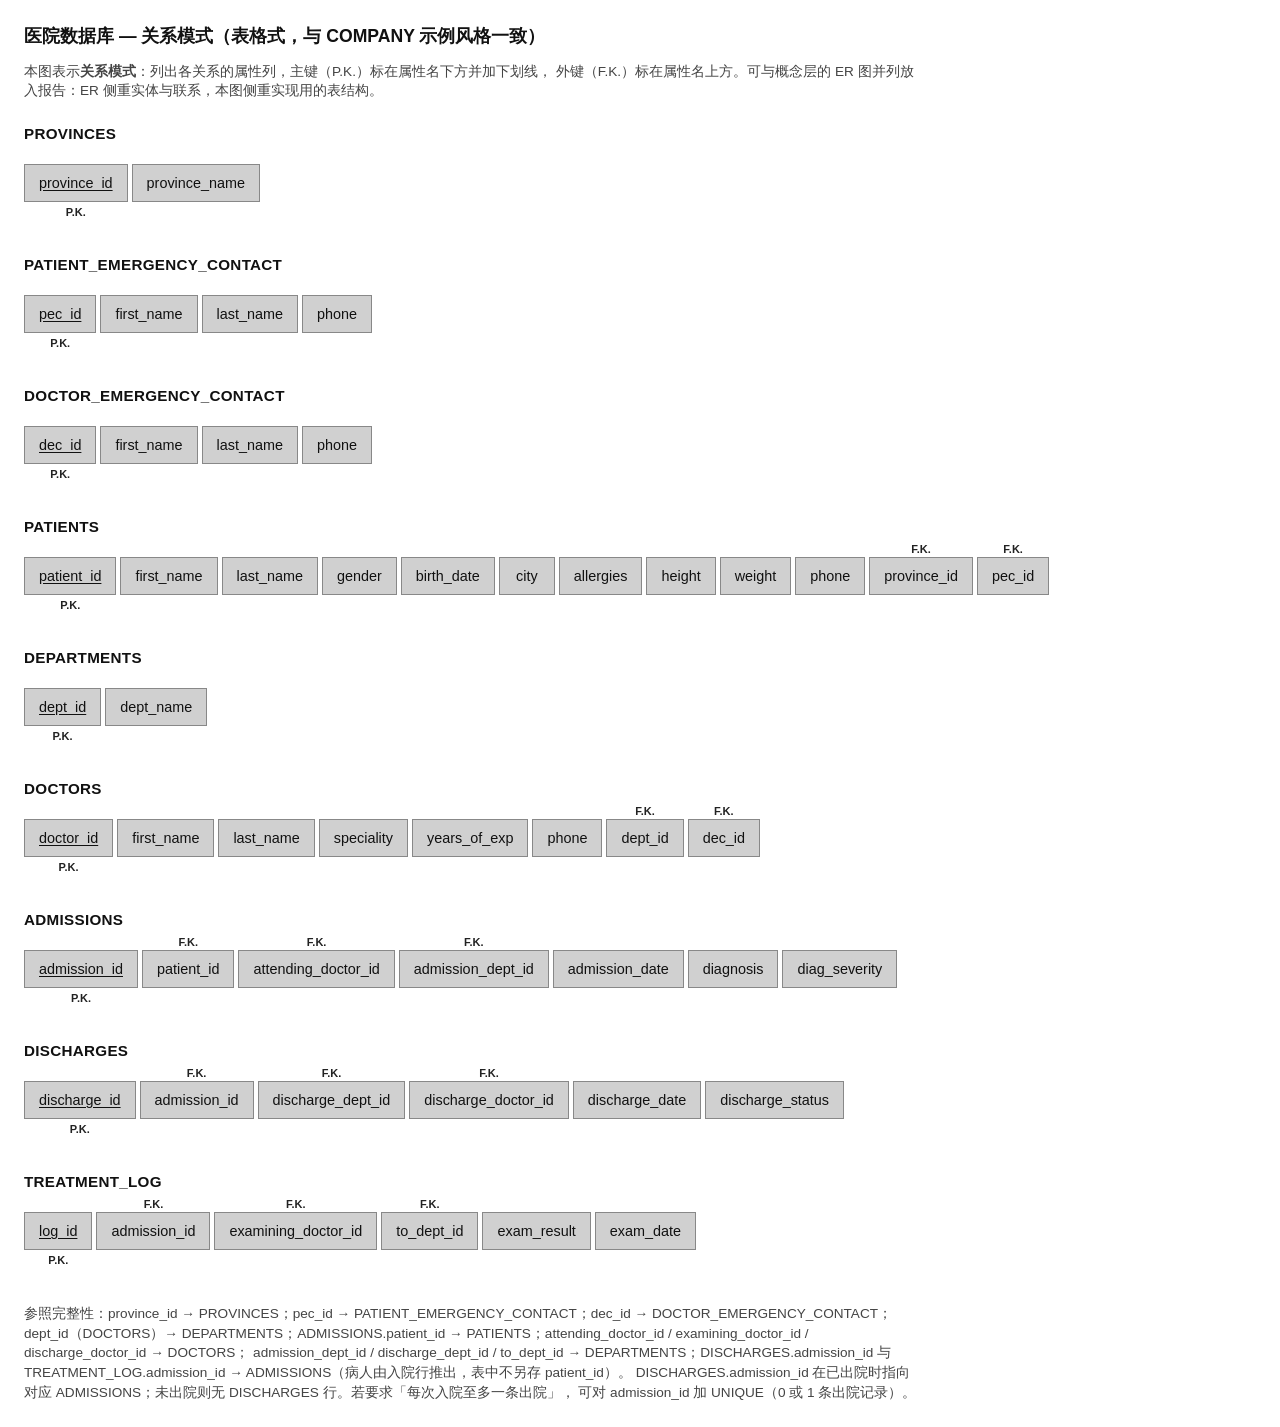
<file: hospital_relational_schema.html>
<!DOCTYPE html>
<html lang="zh-CN">
<head>
  <meta charset="UTF-8" />
  <title>Hospital DB — Relational Schema (tabular style)</title>
  <style>
    * { box-sizing: border-box; }
    body {
      font-family: "Segoe UI", Arial, sans-serif;
      margin: 24px;
      background: #fff;
      color: #111;
    }
    h1 {
      font-size: 1.1rem;
      font-weight: 600;
      margin-bottom: 8px;
    }
    p.note {
      font-size: 0.85rem;
      color: #444;
      max-width: 900px;
      margin-bottom: 24px;
      line-height: 1.45;
    }
    .schema { max-width: 1200px; }
    .rel-table {
      margin-bottom: 32px;
      page-break-inside: avoid;
    }
    .rel-name {
      font-weight: bold;
      font-size: 0.95rem;
      margin-bottom: 6px;
      letter-spacing: 0.02em;
    }
    .attr-row {
      display: flex;
      flex-wrap: wrap;
      align-items: flex-end;
      gap: 0;
    }
    .attr {
      display: flex;
      flex-direction: column;
      align-items: center;
      margin-right: 4px;
      margin-bottom: 4px;
    }
    .fk-above {
      font-size: 11px;
      font-weight: 600;
      min-height: 16px;
      line-height: 16px;
      color: #222;
    }
    .fk-above:empty { min-height: 16px; }
    .box {
      background: #d0d0d0;
      border: 1px solid #888;
      padding: 10px 14px;
      min-width: 56px;
      text-align: center;
      font-size: 0.9rem;
    }
    .pk-text {
      text-decoration: underline;
      text-underline-offset: 2px;
    }
    .pk-below {
      font-size: 11px;
      font-weight: 600;
      min-height: 16px;
      line-height: 16px;
      margin-top: 2px;
      color: #222;
    }
    .pk-below:empty { min-height: 16px; }
    .composite {
      display: inline-flex;
      flex-direction: column;
      align-items: stretch;
    }
    .composite-inner {
      display: flex;
      border-bottom: 2px solid #000;
      padding-bottom: 2px;
    }
    .composite .pk-below {
      text-align: center;
      width: 100%;
    }
  </style>
</head>
<body>
  <h1>医院数据库 — 关系模式（表格式，与 COMPANY 示例风格一致）</h1>
  <p class="note">
    本图表示<strong>关系模式</strong>：列出各关系的属性列，主键（P.K.）标在属性名下方并加下划线，
    外键（F.K.）标在属性名上方。可与概念层的 ER 图并列放入报告：ER 侧重实体与联系，本图侧重实现用的表结构。
  </p>

  <div class="schema">

    <!-- PROVINCES -->
    <div class="rel-table">
      <div class="rel-name">PROVINCES</div>
      <div class="attr-row">
        <div class="attr">
          <div class="fk-above"></div>
          <div class="box"><span class="pk-text">province_id</span></div>
          <div class="pk-below">P.K.</div>
        </div>
        <div class="attr">
          <div class="fk-above"></div>
          <div class="box">province_name</div>
          <div class="pk-below"></div>
        </div>
      </div>
    </div>

    <!-- PATIENT_EMERGENCY_CONTACT -->
    <div class="rel-table">
      <div class="rel-name">PATIENT_EMERGENCY_CONTACT</div>
      <div class="attr-row">
        <div class="attr">
          <div class="fk-above"></div>
          <div class="box"><span class="pk-text">pec_id</span></div>
          <div class="pk-below">P.K.</div>
        </div>
        <div class="attr"><div class="fk-above"></div><div class="box">first_name</div><div class="pk-below"></div></div>
        <div class="attr"><div class="fk-above"></div><div class="box">last_name</div><div class="pk-below"></div></div>
        <div class="attr"><div class="fk-above"></div><div class="box">phone</div><div class="pk-below"></div></div>
      </div>
    </div>

    <!-- DOCTOR_EMERGENCY_CONTACT -->
    <div class="rel-table">
      <div class="rel-name">DOCTOR_EMERGENCY_CONTACT</div>
      <div class="attr-row">
        <div class="attr">
          <div class="fk-above"></div>
          <div class="box"><span class="pk-text">dec_id</span></div>
          <div class="pk-below">P.K.</div>
        </div>
        <div class="attr"><div class="fk-above"></div><div class="box">first_name</div><div class="pk-below"></div></div>
        <div class="attr"><div class="fk-above"></div><div class="box">last_name</div><div class="pk-below"></div></div>
        <div class="attr"><div class="fk-above"></div><div class="box">phone</div><div class="pk-below"></div></div>
      </div>
    </div>

    <!-- PATIENTS -->
    <div class="rel-table">
      <div class="rel-name">PATIENTS</div>
      <div class="attr-row">
        <div class="attr">
          <div class="fk-above"></div>
          <div class="box"><span class="pk-text">patient_id</span></div>
          <div class="pk-below">P.K.</div>
        </div>
        <div class="attr"><div class="fk-above"></div><div class="box">first_name</div><div class="pk-below"></div></div>
        <div class="attr"><div class="fk-above"></div><div class="box">last_name</div><div class="pk-below"></div></div>
        <div class="attr"><div class="fk-above"></div><div class="box">gender</div><div class="pk-below"></div></div>
        <div class="attr"><div class="fk-above"></div><div class="box">birth_date</div><div class="pk-below"></div></div>
        <div class="attr"><div class="fk-above"></div><div class="box">city</div><div class="pk-below"></div></div>
        <div class="attr"><div class="fk-above"></div><div class="box">allergies</div><div class="pk-below"></div></div>
        <div class="attr"><div class="fk-above"></div><div class="box">height</div><div class="pk-below"></div></div>
        <div class="attr"><div class="fk-above"></div><div class="box">weight</div><div class="pk-below"></div></div>
        <div class="attr"><div class="fk-above"></div><div class="box">phone</div><div class="pk-below"></div></div>
        <div class="attr">
          <div class="fk-above">F.K.</div>
          <div class="box">province_id</div>
          <div class="pk-below"></div>
        </div>
        <div class="attr">
          <div class="fk-above">F.K.</div>
          <div class="box">pec_id</div>
          <div class="pk-below"></div>
        </div>
      </div>
    </div>

    <!-- DEPARTMENTS -->
    <div class="rel-table">
      <div class="rel-name">DEPARTMENTS</div>
      <div class="attr-row">
        <div class="attr">
          <div class="fk-above"></div>
          <div class="box"><span class="pk-text">dept_id</span></div>
          <div class="pk-below">P.K.</div>
        </div>
        <div class="attr"><div class="fk-above"></div><div class="box">dept_name</div><div class="pk-below"></div></div>
      </div>
    </div>

    <!-- DOCTORS -->
    <div class="rel-table">
      <div class="rel-name">DOCTORS</div>
      <div class="attr-row">
        <div class="attr">
          <div class="fk-above"></div>
          <div class="box"><span class="pk-text">doctor_id</span></div>
          <div class="pk-below">P.K.</div>
        </div>
        <div class="attr"><div class="fk-above"></div><div class="box">first_name</div><div class="pk-below"></div></div>
        <div class="attr"><div class="fk-above"></div><div class="box">last_name</div><div class="pk-below"></div></div>
        <div class="attr"><div class="fk-above"></div><div class="box">speciality</div><div class="pk-below"></div></div>
        <div class="attr"><div class="fk-above"></div><div class="box">years_of_exp</div><div class="pk-below"></div></div>
        <div class="attr"><div class="fk-above"></div><div class="box">phone</div><div class="pk-below"></div></div>
        <div class="attr">
          <div class="fk-above">F.K.</div>
          <div class="box">dept_id</div>
          <div class="pk-below"></div>
        </div>
        <div class="attr">
          <div class="fk-above">F.K.</div>
          <div class="box">dec_id</div>
          <div class="pk-below"></div>
        </div>
      </div>
    </div>

    <!-- ADMISSIONS -->
    <div class="rel-table">
      <div class="rel-name">ADMISSIONS</div>
      <div class="attr-row">
        <div class="attr">
          <div class="fk-above"></div>
          <div class="box"><span class="pk-text">admission_id</span></div>
          <div class="pk-below">P.K.</div>
        </div>
        <div class="attr">
          <div class="fk-above">F.K.</div>
          <div class="box">patient_id</div>
          <div class="pk-below"></div>
        </div>
        <div class="attr">
          <div class="fk-above">F.K.</div>
          <div class="box">attending_doctor_id</div>
          <div class="pk-below"></div>
        </div>
        <div class="attr">
          <div class="fk-above">F.K.</div>
          <div class="box">admission_dept_id</div>
          <div class="pk-below"></div>
        </div>
        <div class="attr"><div class="fk-above"></div><div class="box">admission_date</div><div class="pk-below"></div></div>
        <div class="attr"><div class="fk-above"></div><div class="box">diagnosis</div><div class="pk-below"></div></div>
        <div class="attr"><div class="fk-above"></div><div class="box">diag_severity</div><div class="pk-below"></div></div>
      </div>
    </div>

    <!-- DISCHARGES -->
    <div class="rel-table">
      <div class="rel-name">DISCHARGES</div>
      <div class="attr-row">
        <div class="attr">
          <div class="fk-above"></div>
          <div class="box"><span class="pk-text">discharge_id</span></div>
          <div class="pk-below">P.K.</div>
        </div>
        <div class="attr">
          <div class="fk-above">F.K.</div>
          <div class="box">admission_id</div>
          <div class="pk-below"></div>
        </div>
        <div class="attr">
          <div class="fk-above">F.K.</div>
          <div class="box">discharge_dept_id</div>
          <div class="pk-below"></div>
        </div>
        <div class="attr">
          <div class="fk-above">F.K.</div>
          <div class="box">discharge_doctor_id</div>
          <div class="pk-below"></div>
        </div>
        <div class="attr"><div class="fk-above"></div><div class="box">discharge_date</div><div class="pk-below"></div></div>
        <div class="attr"><div class="fk-above"></div><div class="box">discharge_status</div><div class="pk-below"></div></div>
      </div>
    </div>

    <!-- TREATMENT_LOG -->
    <div class="rel-table">
      <div class="rel-name">TREATMENT_LOG</div>
      <div class="attr-row">
        <div class="attr">
          <div class="fk-above"></div>
          <div class="box"><span class="pk-text">log_id</span></div>
          <div class="pk-below">P.K.</div>
        </div>
        <div class="attr">
          <div class="fk-above">F.K.</div>
          <div class="box">admission_id</div>
          <div class="pk-below"></div>
        </div>
        <div class="attr">
          <div class="fk-above">F.K.</div>
          <div class="box">examining_doctor_id</div>
          <div class="pk-below"></div>
        </div>
        <div class="attr">
          <div class="fk-above">F.K.</div>
          <div class="box">to_dept_id</div>
          <div class="pk-below"></div>
        </div>
        <div class="attr"><div class="fk-above"></div><div class="box">exam_result</div><div class="pk-below"></div></div>
        <div class="attr"><div class="fk-above"></div><div class="box">exam_date</div><div class="pk-below"></div></div>
      </div>
    </div>

  </div>

  <p class="note">
    参照完整性：province_id → PROVINCES；pec_id → PATIENT_EMERGENCY_CONTACT；dec_id → DOCTOR_EMERGENCY_CONTACT；
    dept_id（DOCTORS）→ DEPARTMENTS；ADMISSIONS.patient_id → PATIENTS；attending_doctor_id / examining_doctor_id / discharge_doctor_id → DOCTORS；
    admission_dept_id / discharge_dept_id / to_dept_id → DEPARTMENTS；DISCHARGES.admission_id 与 TREATMENT_LOG.admission_id → ADMISSIONS（病人由入院行推出，表中不另存 patient_id）。
    DISCHARGES.admission_id 在已出院时指向对应 ADMISSIONS；未出院则无 DISCHARGES 行。若要求「每次入院至多一条出院」，
    可对 admission_id 加 UNIQUE（0 或 1 条出院记录）。
  </p>
</body>
</html>
</file>
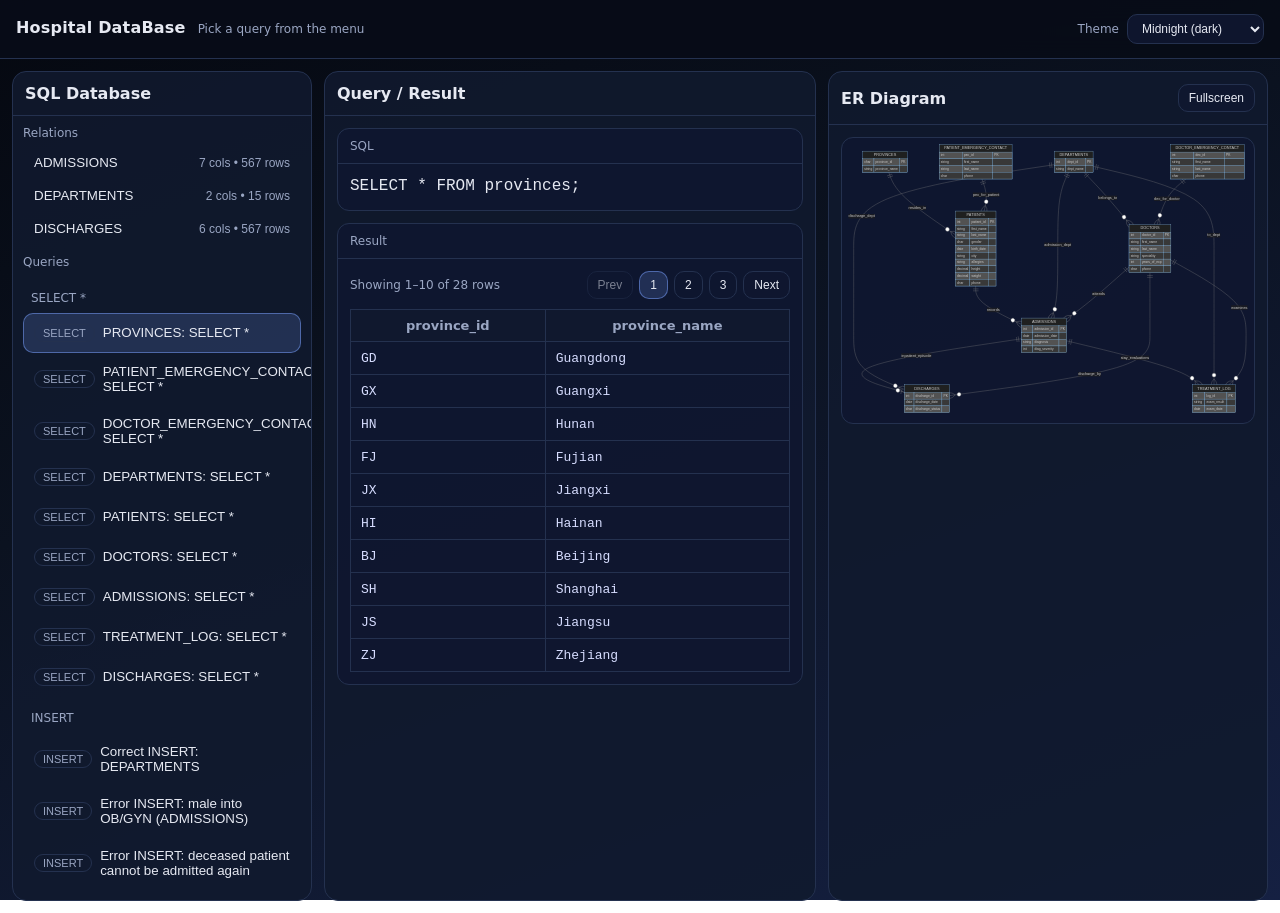
<file: webDemonstration/webDemonstration.html>
<!doctype html>
<html lang="en" data-theme="midnight">
  <head>
    <meta charset="utf-8" />
    <meta name="viewport" content="width=device-width, initial-scale=1" />
    <title>Hospital DataBase</title>
    <link rel="stylesheet" href="./styles.css" />
    <script src="./vendor/mermaid.min.js"></script>
  </head>
  <body>
    <header class="topbar">
      <div class="brand">Hospital DataBase</div>
      <div class="sub">Pick a query from the menu</div>
      <div class="topbarRight">
        <a id="hospitalPortalNav" class="simPortalReturn" hidden href="../updated_hospital_web.html">Hospital Portal</a>
        <label class="themeLabel" for="themeSelect">Theme</label>
        <select id="themeSelect" class="themeSelect" aria-label="Theme">
          <option value="midnight">Midnight (dark)</option>
          <option value="light">Light (UI)</option>
          <option value="ocean">Ocean (teal)</option>
          <option value="sunset">Sunset (warm)</option>
          <option value="lavender">Lavender (purple)</option>
        </select>
      </div>
    </header>

    <main class="layout">
      <aside class="panel left">
        <div class="panelTitle">SQL Database</div>
        <div class="leftStack">
          <div class="leftSection">
            <div class="leftSectionTitle">Relations</div>
            <div id="relations" class="relations"></div>
          </div>
          <div class="leftSection" id="queriesPanel">
            <div class="leftSectionTitle">Queries</div>
            <div id="menu" class="menu"></div>
          </div>
        </div>
      </aside>

      <section class="panel mid">
        <div class="panelTitle">Query / Result</div>
        <div class="card" id="sqlSection">
          <div class="label">SQL</div>
          <pre id="sqlText" class="code"></pre>
        </div>
        <div class="card">
          <div class="label">Result</div>
          <div id="resultBox" class="result"></div>
        </div>
        <div class="card" id="schemaSection" hidden>
          <div class="label">Schema / Constraints</div>
          <div id="schemaBox" class="schema"></div>
        </div>
      </section>

      <aside class="panel right">
        <div class="panelTitle">
          <span>ER Diagram</span>
          <button id="erFullBtn" class="iconBtn" title="Fullscreen">Fullscreen</button>
        </div>
        <div class="card">
          <div id="erBox" class="mermaid"></div>
        </div>
      </aside>
    </main>

    <div id="erModal" class="modal hidden" aria-hidden="true">
      <div class="modalBackdrop" id="erModalBackdrop"></div>
      <div class="modalContent">
        <div class="modalHeader">
          <div class="modalTitle">ER Diagram</div>
          <button id="erModalClose" class="iconBtn">Close</button>
        </div>
        <div id="erModalBody" class="modalBody"></div>
      </div>
    </div>

    <script id="embedded-queries" type="application/json">{"title":"Hospital DB SQL Practice (static)","groups":[{"id":"select_all","title":"SELECT *","items":[{"id":"sel_provinces","title":"PROVINCES: SELECT *","sql":"SELECT * FROM provinces;","result_ref":"table_preview:provinces"},{"id":"sel_patient_emergency_contact","title":"PATIENT_EMERGENCY_CONTACT: SELECT *","sql":"SELECT * FROM patient_emergency_contact;","result_ref":"table_preview:patient_emergency_contact"},{"id":"sel_doctor_emergency_contact","title":"DOCTOR_EMERGENCY_CONTACT: SELECT *","sql":"SELECT * FROM doctor_emergency_contact;","result_ref":"table_preview:doctor_emergency_contact"},{"id":"sel_departments","title":"DEPARTMENTS: SELECT *","sql":"SELECT * FROM departments;","result_ref":"table_preview:departments"},{"id":"sel_patients","title":"PATIENTS: SELECT *","sql":"SELECT * FROM patients;","result_ref":"table_preview:patients"},{"id":"sel_doctors","title":"DOCTORS: SELECT *","sql":"SELECT * FROM doctors;","result_ref":"table_preview:doctors"},{"id":"sel_admissions","title":"ADMISSIONS: SELECT *","sql":"SELECT * FROM admissions;","result_ref":"table_preview:admissions"},{"id":"sel_treatment_log","title":"TREATMENT_LOG: SELECT *","sql":"SELECT * FROM treatment_log;","result_ref":"table_preview:treatment_log"},{"id":"sel_discharges","title":"DISCHARGES: SELECT *","sql":"SELECT * FROM discharges;","result_ref":"table_preview:discharges"}]},{"id":"insert_examples","title":"INSERT","items":[{"id":"ins_ok_department","title":"Correct INSERT: DEPARTMENTS","sql":"INSERT INTO departments (dept_id, dept_name) VALUES (99, 'DemoDept');","expected":{"type":"ok","message":"Query OK, 1 row affected"}},{"id":"ins_err_obgyn_male_admission","title":"Error INSERT: male into OB/GYN (ADMISSIONS)","sql":"INSERT INTO admissions (admission_id, patient_id, attending_doctor_id, admission_dept_id, admission_date, diagnosis, diag_severity)\nVALUES (999001, 1, 1, 4, '2019-01-01', 'Demo', 1);","expected":{"type":"error","code":1644,"message":"Obstetrics and Gynecology is only for female patients"}},{"id":"ins_err_dead_patient_new_admission","title":"Error INSERT: deceased patient cannot be admitted again","sql":"INSERT INTO admissions (admission_id, patient_id, attending_doctor_id, admission_dept_id, admission_date, diagnosis, diag_severity)\nVALUES (999002, 92, 1, 1, '2019-02-01', 'Demo', 1);","expected":{"type":"error","code":1644,"message":"Cannot admit: patient already has a deceased (D) discharge"}},{"id":"ins_err_discharge_before_admit","title":"Error INSERT: discharge_date earlier than admission_date","sql":"INSERT INTO discharges (discharge_id, admission_id, discharge_dept_id, discharge_doctor_id, discharge_date, discharge_status)\nVALUES (999003, 170, 11, 1, '2018-01-01', 'R');","expected":{"type":"error","code":1644,"message":"discharge_date must be on or after admission_date"}},{"id":"ins_err_no_log_dept_change","title":"Error INSERT: no treatment_log but discharge_dept changed","sql":"INSERT INTO discharges (discharge_id, admission_id, discharge_dept_id, discharge_doctor_id, discharge_date, discharge_status)\nVALUES (999004, 19, 1, 1, '2018-06-14', 'R');","expected":{"type":"error","code":1644,"message":"discharge_dept must match admission_dept when admission has no treatment_log"}},{"id":"ins_err_exam_before_admit","title":"Error INSERT: exam_date before admission_date (TREATMENT_LOG)","sql":"INSERT INTO treatment_log (log_id, admission_id, examining_doctor_id, to_dept_id, exam_result, exam_date)\nVALUES (999005, 170, 1, 11, 'Demo', '2018-01-01');","expected":{"type":"error","code":1644,"message":"exam_date must be on/after admission_date"}}]},{"id":"sample_queries","title":"Sample queries","items":[{"id":"task6_q1","title":"Retrieve patients' basic info and their emergency contacts","sql":"-- Query 1: Retrieve patients' basic info and their emergency contacts\nSELECT \n    p.first_name, \n    p.last_name, \n    p.allergies, \n    pec.first_name AS contact_name, \n    pec.phone AS contact_phone\nFROM PATIENTS p\nJOIN PATIENT_EMERGENCY_CONTACT pec ON p.pec_id = pec.pec_id\nLIMIT 5;","result_ref":"table_preview:task6_q1"},{"id":"task6_q2","title":"Count patients by province (top 5 provinces by patient count)","sql":"-- Query 2: Count patients by province (top 5 provinces by patient count)\nSELECT \n    prov.province_name, \n    COUNT(p.patient_id) AS patient_count\nFROM PATIENTS p\nJOIN PROVINCES prov ON p.province_id = prov.province_id\nGROUP BY prov.province_name\nORDER BY patient_count DESC\nLIMIT 5;","result_ref":"table_preview:task6_q2"},{"id":"task6_q3","title":"Admission and discharge timeline; ADMISSIONS links PATIENTS and DISCHARGES (routine discharge only)","sql":"-- Query 3: Admission and discharge timeline; ADMISSIONS links PATIENTS and DISCHARGES (routine discharge only)\nSELECT \n    p.first_name, \n    p.last_name, \n    a.admission_date, \n    d.discharge_date, \n    d.discharge_status\nFROM ADMISSIONS a\nJOIN PATIENTS p ON a.patient_id = p.patient_id\nJOIN DISCHARGES d ON a.admission_id = d.admission_id\nWHERE d.discharge_status = 'R' -- 'R' = recovered (routine discharge)\nLIMIT 5;","result_ref":"table_preview:task6_q3"},{"id":"task6_q4","title":"Patients with an inter-department transfer during the stay, and destination department","sql":"-- Query 4: Patients with an inter-department transfer during the stay, and destination department\nSELECT \n    p.last_name, \n    a.diagnosis, \n    tl.exam_date AS transfer_date, \n    dept.dept_name AS transferred_to\nFROM TREATMENT_LOG tl\nJOIN ADMISSIONS a ON tl.admission_id = a.admission_id\nJOIN PATIENTS p ON a.patient_id = p.patient_id\nJOIN DEPARTMENTS dept ON tl.to_dept_id = dept.dept_id\nLIMIT 5;","result_ref":"table_preview:task6_q4"},{"id":"task6_q5","title":"Top 3 doctors by number of admissions handled (attending doctor)","sql":"-- Query 5: Top 3 doctors by number of admissions handled (attending doctor)\nSELECT \n    doc.last_name AS doctor_name, \n    doc.speciality, \n    COUNT(a.admission_id) AS total_admissions_handled\nFROM DOCTORS doc\nJOIN ADMISSIONS a ON doc.doctor_id = a.attending_doctor_id\nGROUP BY doc.doctor_id, doc.speciality\nORDER BY total_admissions_handled DESC\nLIMIT 3;","result_ref":"table_preview:task6_q5"},{"id":"task6_q6","title":"Severe admissions (severity >= 4) with penicillin allergy noted in allergies","sql":"-- Query 6: Severe admissions (severity >= 4) with penicillin allergy noted in allergies\nSELECT \n    p.first_name, \n    p.last_name, \n    p.allergies, \n    a.diagnosis, \n    a.diag_severity\nFROM PATIENTS p\nJOIN ADMISSIONS a ON p.patient_id = a.patient_id\nWHERE a.diag_severity >= 4 \n  AND p.allergies LIKE '%Penicillin%';","result_ref":"table_preview:task6_q6"}]},{"id":"analytic_queries","title":"Analytical examples","items":[{"id":"task7_q1","title":"Data mining (classification) Doctor Experience vs. Patient Discharge Status","sql":"-- 1. Data mining (classification) Doctor Experience vs. Patient Discharge Status\n-- Predict Discharge Class (R for recovered/T for transferred/D for deceased) using Doctor Experience Level\nWITH classification_data AS (\n    -- Labeled training instances (items + attributes + known classes)\n    SELECT\n        a.admission_id AS item_id,\n        dr.years_of_exp,\n        -- Attribute: Doctor experience level\n        CASE\n            WHEN dr.years_of_exp < 5 THEN 'Junior'\n            WHEN dr.years_of_exp BETWEEN 5 AND 15 THEN 'Intermediate'\n            ELSE 'Senior'\n        END AS doctor_experience_level,\n        -- Class: Actual discharge status\n        dis.discharge_status AS actual_class\n    FROM ADMISSIONS a\n    INNER JOIN DOCTORS dr ON a.attending_doctor_id = dr.doctor_id\n    INNER JOIN DISCHARGES dis ON a.admission_id = dis.admission_id\n    WHERE dis.discharge_status IS NOT NULL\n),\nclass_frequency AS (\n    -- Count how many patients fall into each class per doctor experience level\n    SELECT\n        doctor_experience_level,\n        actual_class,\n        COUNT(*) AS class_count\n    FROM classification_data\n    GROUP BY doctor_experience_level, actual_class\n),\nmax_frequency AS (\n    -- Find the MOST COMMON class = predicted class (classification rule)\n    SELECT\n        doctor_experience_level,\n        MAX(class_count) AS max_count\n    FROM class_frequency\n    GROUP BY doctor_experience_level\n)\n-- Classification Output (Predictor → Class + Accuracy)\nSELECT\n    cd.doctor_experience_level,\n    COUNT(cd.item_id) AS total_training_cases,\n    -- Class distribution counts\n    SUM(CASE WHEN cd.actual_class = 'R' THEN 1 ELSE 0 END) AS count_Recovered_R,\n    SUM(CASE WHEN cd.actual_class = 'T' THEN 1 ELSE 0 END) AS count_Transferred_T,\n    SUM(CASE WHEN cd.actual_class = 'D' THEN 1 ELSE 0 END) AS count_Deceased_D,\n    -- Predicted class (most frequent outcome)\n    cf.actual_class AS predicted_discharge_class,\n    -- Classification accuracy %\n    ROUND((mf.max_count / COUNT(cd.item_id)) * 100, 2) AS prediction_accuracy_pct\nFROM classification_data cd\nINNER JOIN max_frequency mf\n    ON cd.doctor_experience_level = mf.doctor_experience_level\nINNER JOIN class_frequency cf\n    ON cd.doctor_experience_level = cf.doctor_experience_level\n    AND cf.class_count = mf.max_count\nGROUP BY\n    cd.doctor_experience_level,\n    cf.actual_class,\n    mf.max_count\nORDER BY prediction_accuracy_pct DESC;","result_ref":"table_preview:task7_q1"},{"id":"task7_q2","title":"Data mining (association) Investigate whether patients with certain allergies tend to have specific types of diagnoses","sql":"-- 2. Data mining (association) Investigate whether patients with certain allergies tend to have specific types of diagnoses\nWITH total_admission_transactions AS (\n    -- Total transactions (unique admissions = 100% base)\n    SELECT COUNT(DISTINCT admission_id) AS total_unique_trans\n    FROM ADMISSIONS\n),\npatient_allergy_diagnosis AS (\n    -- 1 admission = 1 transaction\n    SELECT\n        a.admission_id,\n        p.allergies AS antecedent_allergy,  -- X\n        a.diagnosis AS consequent_diagnosis  -- Y\n    FROM ADMISSIONS a\n    INNER JOIN PATIENTS p \n        ON a.patient_id = p.patient_id\n    WHERE \n        p.allergies IS NOT NULL \n)\n-- Calculate Association Rules (X -> Y)\nSELECT\n    antecedent_allergy,\n    consequent_diagnosis,\n    COUNT(DISTINCT admission_id) AS transaction_count,\n    -- SUPPORT = % of all transactions that contain BOTH X and Y (0-100%)\n    ROUND(\n        COUNT(DISTINCT admission_id) * 100.0 / (SELECT total_unique_trans FROM total_admission_transactions),\n        2\n    ) AS support_pct,\n    -- CONFIDENCE = % of X cases that also have Y (0-100%)\n    ROUND(\n        COUNT(DISTINCT admission_id) * 100.0 / SUM(COUNT(DISTINCT admission_id)) OVER (PARTITION BY antecedent_allergy),\n        2\n    ) AS confidence_pct\nFROM patient_allergy_diagnosis\nGROUP BY antecedent_allergy, consequent_diagnosis\nHAVING transaction_count >= 3  -- To make sure they are not rare cases\nORDER BY confidence_pct DESC, support_pct DESC;","result_ref":"table_preview:task7_q2"},{"id":"task7_q3","title":"Data mining (clustering) Patient Grouping by Age","sql":"-- 3. Data mining (clustering) Patient Grouping by Age\nWITH patient_age_calculation AS (\n    SELECT\n        p.patient_id,\n        TIMESTAMPDIFF(YEAR, p.birth_date, CURDATE()) AS patient_age\n    FROM PATIENTS p\n),\nage_clusters AS (\n    -- Create clusters\n    SELECT\n        patient_id,\n        patient_age,\n        CASE\n            WHEN patient_age BETWEEN 0 AND 17   THEN 'Cluster 1: Minor (0–17)'\n            WHEN patient_age BETWEEN 18 AND 44 THEN 'Cluster 2: Younger Adult (18–44)'\n            WHEN patient_age BETWEEN 45 AND 64 THEN 'Cluster 3: Middle-Aged (45–64)'\n            WHEN patient_age >= 65             THEN 'Cluster 4: Senior (65+)'\n        END AS age_cluster\n    FROM patient_age_calculation\n)\n-- Show cluster quality\nSELECT\n    age_cluster,\n    COUNT(patient_id) AS total_patients,\n    ROUND(AVG(patient_age), 1) AS cluster_center_avg_age,  -- Center of similar patients\n    MIN(patient_age) AS min_age,                          -- Tight range = HIGH similarity\n    MAX(patient_age) AS max_age,                          -- Tight range = HIGH similarity\n    ROUND(STD(patient_age), 2) AS within_cluster_variation  -- LOW value = HIGH similarity\nFROM age_clusters\nGROUP BY age_cluster\nORDER BY cluster_center_avg_age;","result_ref":"table_preview:task7_q3"},{"id":"task7_q4","title":"Regression analysis: length of stay (LOS)","sql":"-- 4. Regression analysis (out-of-syllabus but I think is of analytical nature) \n-- Predict patient's Length of Stay (LOS)\n-- Regression Equation used: LOS = β₀ + β₁Age + β₂BMI + β₃Severity + β₄Doctor_Exp + β₅Allergies\nWITH\n-- Clean & compute features\nfeature_data AS (\n    SELECT\n        DATEDIFF(d.discharge_date, a.admission_date) AS los,\n        TIMESTAMPDIFF(YEAR, p.birth_date, d.discharge_date) AS age,\n        ROUND(p.weight / POWER(p.height/100, 2), 2) AS bmi,\n        a.diag_severity AS severity,\n        CASE WHEN p.allergies IS NOT NULL AND p.allergies != '' THEN 1 ELSE 0 END AS allergies\n    FROM ADMISSIONS a\n    JOIN PATIENTS p     ON a.patient_id = p.patient_id\n    JOIN DISCHARGES d   ON a.admission_id = d.admission_id\n    WHERE p.height > 0 AND p.weight IS NOT NULL\n),\n-- Precompute aggregates\nregression_agg AS (\n    SELECT\n        COUNT(*) AS n,\n        SUM(los) AS sum_y,          AVG(los) AS avg_y,\n        SUM(age) AS sum_x1,        AVG(age) AS avg_x1,\n        SUM(bmi) AS sum_x2,        AVG(bmi) AS avg_x2,\n        SUM(severity) AS sum_x3,   AVG(severity) AS avg_x3,\n        SUM(allergies) AS sum_x4,  AVG(allergies) AS avg_x4,\n        \n        SUM(age * los) AS sum_x1y,\n        SUM(bmi * los) AS sum_x2y,\n        SUM(severity * los) AS sum_x3y,\n        SUM(allergies * los) AS sum_x4y,\n        \n        SUM(POWER(age,2)) AS sum_x1sq,\n        SUM(POWER(bmi,2)) AS sum_x2sq,\n        SUM(POWER(severity,2)) AS sum_x3sq,\n        SUM(POWER(allergies,2)) AS sum_x4sq\n    FROM feature_data\n)\n-- Regression coefficients\nSELECT\n    n AS total_samples,\n    ROUND( avg_y\n        - avg_x1 * (sum_x1y - sum_x1*avg_y/n) / (sum_x1sq - POW(sum_x1,2)/n)\n        - avg_x2 * (sum_x2y - sum_x2*avg_y/n) / (sum_x2sq - POW(sum_x2,2)/n)\n        - avg_x3 * (sum_x3y - sum_x3*avg_y/n) / (sum_x3sq - POW(sum_x3,2)/n)\n        - avg_x4 * (sum_x4y - sum_x4*avg_y/n) / (sum_x4sq - POW(sum_x4,2)/n),\n    4) AS beta_0_intercept,\n    ROUND((sum_x1y - sum_x1*avg_y/n) / (sum_x1sq - POW(sum_x1,2)/n), 4) AS beta_1_age,\n    ROUND((sum_x2y - sum_x2*avg_y/n) / (sum_x2sq - POW(sum_x2,2)/n), 4) AS beta_2_bmi,\n    ROUND((sum_x3y - sum_x3*avg_y/n) / (sum_x3sq - POW(sum_x3,2)/n), 4) AS beta_3_severity,\n    ROUND((sum_x4y - sum_x4*avg_y/n) / (sum_x4sq - POW(sum_x4,2)/n), 4) AS beta_4_allergies,\n    ROUND(avg_y, 2) AS avg_los\nFROM regression_agg;","result_ref":"table_preview:task7_q4"}]}]}</script>
<script id="embedded-tables" type="application/json">{"max_rows":null,"tables":{"provinces":{"columns":["province_id","province_name"],"rows":[["GD","Guangdong"],["GX","Guangxi"],["HN","Hunan"],["FJ","Fujian"],["JX","Jiangxi"],["HI","Hainan"],["BJ","Beijing"],["SH","Shanghai"],["JS","Jiangsu"],["ZJ","Zhejiang"],["SD","Shandong"],["HB","Hubei"],["SX","Shanxi"],["LN","Liaoning"],["SC","Sichuan"],["YN","Yunnan"],["CQ","Chongqing"],["AH","Anhui"],["SN","Shaanxi"],["HE","Hebei"],["NM","InnerMongolia"],["NX","Ningxia"],["GS","Gansu"],["QH","Qinghai"],["XZ","Tibet"],["HL","Heilongjiang"],["JL","Jilin"],["TJ","Tianjin"]]},"patient_emergency_contact":{"columns":["pec_id","first_name","last_name","phone"],"rows":[[1,"GuoWei","Zheng",15866079713],[2,"ZheYa","Zhang",13742476776],[3,"NanXun","Zhan",13028772081],[4,"QiuFu","Pan",17507988618],[5,"YiJun","Huang",18878287989],[6,"WanTing","Guo",17815264980],[7,"JiaHua","Feng",13178119970],[8,"PeiRen","Wu",15660293494],[9,"SiYing","Zhou",15625817416],[10,"BaiJun","Zhang",18765800573],[11,"ShiWei","Wu",18015432212],[12,"JiaQi","Zhu",15792067787],[13,"ZongXin","Chen",13124282197],[14,"JingJian","Huang",15615889460],[15,"JianQuan","Zheng",13155739485],[16,"JinZhi","Xu",15165948205],[17,"XinHong","Ping",15897973039],[18,"JiaLin","Cai",18061096794],[19,"JiaHong","Yang",19900344373],[20,"HaoYa","Chen",19934405353],[21,"YiYi","Wu",15288454799],[22,"PeiShan","Zhang",15738201823],[23,"XinHua","Wen",17747643505],[24,"ShiMing","Wang",13240250446],[25,"YiChen","Xu",17873699575],[26,"MengZhe","Lin",19881097181],[27,"ShanYu","Huang",13965111871],[28,"YiGui","Wang",15200962672],[29,"ShuMei","Xu",18236392764],[30,"XueYu","Zhang",17130665412],[31,"MeiZhen","Huang",15911765923],[32,"JiaXin","Chen",18383251514],[33,"QiQi","Song",18807081878],[34,"ZhiYun","Chen",18013891023],[35,"JianFu","Wang",13005559012],[36,"YingRui","Liu",13617963646],[37,"ZhengLian","Chen",17876056014],[38,"XuanYu","Feng",15967070875],[39,"ShuMin","Jin",13901892883],[40,"TingYi","Song",15743161011],[41,"ChengHua","Wu",18282018976],[42,"JiaLian","Chen",15184715735],[43,"ZhiYuan","Wang",18058256116],[44,"PeiJun","Zhang",15124535189],[45,"ZhiWei","Huang",13098406237],[46,"MengYin","Wu",17179296840],[47,"WeiYu","Cai",18147731607],[48,"XinYi","Zhang",18571857347],[49,"ZhiLv","Wu",17567660860],[50,"WuLin","He",15956656552],[51,"ZhongWei","Yang",15193332949],[52,"YouCheng","Wang",13654315097],[53,"ChengCai","Xu",13094057662],[54,"WeiLun","Wen",13248056710],[55,"YuTing","Xiao",13998573903],[56,"ShiWei","Chen",18695654093],[57,"JingShu","Lin",13194302241],[58,"MengNan","Xie",17552513756],[59,"YiZhen","Xiang",18855261825],[60,"MeiZhu","Cui",18816613148],[61,"XiaoWen","Lai",15874222608],[62,"ShengFeng","Chen",17314659621],[63,"ShengYun","Ruan",13263415826],[64,"YiJi","Zhou",18970102130],[65,"JiaYun","Jiang",15872911681],[66,"HuiJun","Guo",17641715375],[67,"ZhiWen","Lv",15574586946],[68,"QiongLong","Wang",15765497672],[69,"ZiQian","Chen",19906282996],[70,"PeiJun","Zhang",17045832089],[71,"PeiWei","Li",17244011403],[72,"PeiXin","Huang",13018582783],[73,"XuYou","Li",13227277233],[74,"JianYi","Wang",13886250003],[75,"XingHong","Cai",13685055210],[76,"ZhiJun","Liu",18095929748],[77,"JiaYing","Zhang",15603713246],[78,"DongXin","Guo",17768687361],[79,"ZhiZhong","Huang",15004796576],[80,"JiaoYu","Li",15621623195],[81,"XinYi","Xu",18581974990],[82,"ShaoYi","Du",18625488058],[83,"MeiJun","Rong",13788464576],[84,"CuiKun","Chen",17261058663],[85,"KunShao","Chen",13991944899],[86,"ZhiPei","Huang",17671217351],[87,"ShunWen","Huang",18539694785],[88,"LiQing","Liu",18741224380],[89,"QianWei","Zhang",17387892999],[90,"PeiKun","Shi",17824100319],[91,"WeiShui","Zheng",13339974414],[92,"MingMei","Lin",13509246851],[93,"QiXi","Zheng",15986599773],[94,"JiaXian","Tong",18614363141],[95,"JunHao","Guo",17719731384],[96,"YaHao","Lin",18798890564],[97,"ZhenMei","Qu",18287224945],[98,"GuanYu","Lin",13679616005],[99,"ZhenYing","Chen",18735384527],[100,"WenJun","Jian",17790986712],[101,"YangYin","Du",18924345841],[102,"YaLing","Xu",18732106566],[103,"MuShu","Ye",15257939470],[104,"WenQi","Huang",13349070862],[105,"JingYan","Chen",15695166383],[106,"ChengKai","Jiang",13735070616],[107,"YiPing","Huang",18583549318],[108,"PeiQiu","Huang",15355910488],[109,"WenXian","Zheng",13570663657],[110,"YuanYan","Ke",18261574826],[111,"SiXiong","Li",15947650027],[112,"ShaoYu","Wang",15855625996],[113,"YaoShan","Jin",18837911094],[114,"ZhengShao","Li",17577118324],[115,"FaSheng","Ye",13217623743],[116,"QiShan","Su",17511301593],[117,"SiYu","Qiu",18677741620],[118,"RuoFang","Wang",13475972004],[119,"YanJun","Li",13028472904],[120,"YiYu","Leng",19883807008],[121,"MingZhen","Zhang",17273285134],[122,"QiYuan","Li",13665705111],[123,"SuYou","Lin",18073519762],[124,"MinYu","Meng",18155651376],[125,"YaHui","Huai",15337228001],[126,"ShiHong","Wu",13916001978],[127,"ShiZhi","Zhang",18958527057],[128,"ZhiMing","Yuan",18722784618],[129,"QianHui","Lin",13086294320],[130,"LeNan","Song",13012045008],[131,"ShuZhen","Huang",13043512204],[132,"ZongSheng","Wang",18554617485],[133,"YongZhen","Wu",13426569740],[134,"FuCai","Chen",15517500489],[135,"MengRu","Qian",15604784848],[136,"BaiYi","Xie",13267925152],[137,"ZhenHao","Cao",15220409585],[138,"PinFei","Chen",19932668119],[139,"ShengCai","Wu",17197184971],[140,"YunXue","Chen",17306782304],[141,"ShuJuan","Gao",15262841635],[142,"ZhiJun","Lin",13963240183],[143,"QiuPing","Lin",17511849697],[144,"HanJi","Wang",13163034008],[145,"RenTian","Huang",15777117278],[146,"YaRu","Zhan",19846089186],[147,"JiaLin","Cai",17885405847],[148,"MeiJun","Zhang",17678150586],[149,"ZiYin","Sun",18108071441],[150,"MengShan","Chen",13832746909],[151,"WeiYu","Deng",15111465107],[152,"BoRong","Xie",13350509265],[153,"ZongYi","Deng",15274413136],[154,"WeiZhi","Chen",18357207402],[155,"YuanLong","Lin",13997113404],[156,"XiuQiu","Luo",19184005882],[157,"YiXi","Li",19199387469],[158,"YaTing","Zhang",13356089907],[159,"ZhiZi","Xu",18585041088],[160,"ZiJie","Chen",19875810842],[161,"LongZhi","Yang",17558206864],[162,"ShuFen","Li",19842919718],[163,"HuiWen","Li",15695469963],[164,"ZhiRong","Xu",17653250279],[165,"JiPing","Chen",17111753630],[166,"JiaLin","Chen",13211624484],[167,"HeCi","Lai",17154782249],[168,"YiLing","Li",18303775705],[169,"YuLai","Lin",17095866269],[170,"WanYi","Li",18929968735],[171,"QiShu","Gao",15551687341],[172,"BiPei","Wu",13959738069],[173,"ZongQi","Cai",18524959818],[174,"HuiWen","Liu",13307057728],[175,"YuWen","Ou",15543560369],[176,"MengWei","Chen",13406017921],[177,"LiangCai","Huang",13634712438],[178,"JieWen","Zhang",18754211471],[179,"ZhiHu","Zhu",18294178906],[180,"YaHui","Chen",13156360422],[181,"HuaYun","Lin",13831060476],[182,"HuiWei","Liu",13605830319],[183,"BiZhong","Lai",18971454594],[184,"ZheHu","Wen",13971512973],[185,"WenHao","Lai",18585734211],[186,"YiQi","Wang",13430367582],[187,"YunHui","Chen",17872356000],[188,"ShengZhi","Guo",18998374850],[189,"JiaHui","Liang",18655354048],[190,"XiaoWen","Liang",15549174218],[191,"YuZhen","Chen",18173219896],[192,"XiaoXing","Liang",18532754836],[193,"ZongYun","Huang",13666282967],[194,"ZiXuan","Ruan",15812529120],[195,"XiaoXuan","Han",18708448667],[196,"WenXin","Gong",17092736704],[197,"ShuZhen","Zhou",13859917203],[198,"JunXuan","Li",13519679005],[199,"JunYing","Huang",13866691617],[200,"JianZhong","Huang",17096440917],[201,"HuiWen","Wu",18971369720],[202,"MeiTian","Xu",13719312751],[203,"LiZhu","Zhou",13807647068],[204,"HongDa","Xia",18863007917],[205,"HuRui","Guo",15536125636],[206,"YaWen","Han",15656334835],[207,"WeiZhi","Zhang",18002491763],[208,"XuanGui","Zhan",18383500872],[209,"GuanYu","Liu",13912602540],[210,"WanZhen","Ceng",18309778337],[211,"HuiYi","Wu",13902329610],[212,"MengRu","Han",15776858380],[213,"JiaMing","Li",18871744712],[214,"ZheRong","Lai",13144929543],[215,"JianWei","Chen",15398702095],[216,"WeiLv","Lin",15504399819],[217,"PeiHua","Xu",18355691038],[218,"XinXing","Wu",18981973421],[219,"YuYi","Liu",15155660193],[220,"GuoXing","Huang",17877256391],[221,"ShuLing","Tong",18055614217],[222,"WeiLun","Liu",18002861291],[223,"JiaLin","Mao",17568484800],[224,"ShuHua","Yang",17659042844],[225,"ZiYin","Jiang",17182816901],[226,"YouCheng","Jin",17868314781],[227,"WangYing","Gao",13271831989],[228,"YaLing","Wu",15327159479],[229,"HuiHe","Lin",13715577924],[230,"JunZhi","Wang",15926732730],[231,"YuTing","Huang",18837733299],[232,"ShengJie","Wang",18851242304],[233,"HuiXiang","Huang",15026002459],[234,"JiaQing","Lin",15729150003],[235,"WeiLe","Lai",17827674591],[236,"CuiXi","Cai",17722575860],[237,"DaHong","Jiang",13706086494],[238,"BaiLiang","Tong",19177422184],[239,"KeYi","Liu",18553849426],[240,"YuRui","Chen",18986134510],[241,"HeHai","Xie",15246879978],[242,"JiangYao","Jian",13218585385],[243,"WanTing","Cheng",13838927827],[244,"YiRu","He",19867643734],[245,"YaWen","Li",15056304312],[246,"YaWen","Zhong",17070697823],[247,"SiQiu","Yu",13362722792],[248,"YuRen","Wang",15602436919],[249,"YongXiu","Chen",18074793315],[250,"HuiRu","Chen",17612448683],[251,"MeiJun","Huang",15752409809],[252,"YingXiu","Lin",13158653142],[253,"ZiWen","Wang",13015886002],[254,"MinFeng","Wang",18638009762],[255,"ShuQing","Guo",17385465762],[256,"YingBing","Xie",13714100464],[257,"ShuHua","Wei",13030720806],[258,"ZhiYi","Liu",18535013358],[259,"YiTing","Zhang",13282966996],[260,"ShuMin","Liang",19141677121],[261,"BaiMu","Wang",15304719269],[262,"ShaoZhong","Fang",13916787054],[263,"HuoShao","Tian",17021626768],[264,"PeiZheng","Ye",18893806731],[265,"QiaoHuan","Cheng",17552622512],[266,"WeiHong","Chen",13501835445],[267,"YiLin","Zhang",13269645990],[268,"NianYun","Wu",13604946698],[269,"MeiHui","Zhang",18917846812],[270,"XinBai","Chen",18700418741],[271,"YiWen","Li",15516608023],[272,"ShanGui","Cao",17330724850],[273,"JiaHao","Liang",13339870230],[274,"YueXuan","Hong",17664707042],[275,"MingRu","Li",15542841720],[276,"JieHui","Jin",18733225930],[277,"GuanLin","Yang",15691270241],[278,"MingYi","Wu",18544038522],[279,"YiWen","Lu",13375524904],[280,"LiQi","Huang",15191202309],[281,"YaYun","Lin",17697375824],[282,"PeiYu","Lin",15288748376],[283,"YiShan","Li",13551833937],[284,"YiLing","Qian",13034133448],[285,"ZongHan","Liu",13036050109],[286,"TaiBin","Lin",13034021158],[287,"JieJun","Yang",18853989882],[288,"YuRu","Lian",15971936030],[289,"YiMing","Yang",13688958863],[290,"YuTing","Guo",13469724457],[291,"YiQian","Wang",13444031875],[292,"ShengJie","Peng",17696905264],[293,"ShiJie","Zheng",17530439957],[294,"ChengHan","Wu",18539667502],[295,"QiYun","Zhang",17808538993],[296,"ShuFen","Deng",13938797272],[297,"JiaFang","Chen",18303638738],[298,"QiuLiang","Wu",18105087099],[299,"ShunWen","Chen",17367482130],[300,"JingWei","Cai",15743916219],[301,"YaShun","Lin",15758634090],[302,"ZhenYong","Zhang",13210816402],[303,"YiYong","Qiu",19870481190],[304,"YiChun","Lin",17746337254],[305,"MeiHui","Guo",18556925340],[306,"ZhiQiang","Cai",15148159736],[307,"ZhiPing","Zhang",17729554237],[308,"BingRu","Chen",17667567845],[309,"SiWei","Li",15553910289],[310,"XinYi","Zheng",13594820514],[311,"MingHui","Cheng",15852634404],[312,"HongShan","Chen",18173757091],[313,"ZhengXun","Chen",19888869927],[314,"WanJie","Lu",13671336286],[315,"BaiJing","Huang",15766684421],[316,"PeiRu","Liu",15639762727],[317,"WeiZhen","Chen",15279689076],[318,"TaiFa","Xu",13433769001],[319,"ZhiXiang","Tao",18736048909],[320,"JunNing","Wu",17098901646],[321,"MengYue","Li",15765440132],[322,"MingXian","Liu",13394165991],[323,"YaoYing","Wu",17330023911],[324,"SiHua","Chen",17019913290],[325,"HongKun","Jing",17754009588],[326,"MingPing","Huang",17078156375],[327,"ZiYing","Chen",19979340315],[328,"ChengHuan","Zhang",17399010497],[329,"YanJia","Zhang",19815601965],[330,"XueHong","Li",13363455420],[331,"ZhiWei","Ye",15724202285],[332,"ShiZhu","Wang",13980650107],[333,"XinGui","Sun",15536809161],[334,"DaJun","Shu",18763809999],[335,"QiuPing","Lin",17660180662],[336,"MeiHui","Ke",15140841534],[337,"ShangXian","Jiang",17507249133],[338,"XinChun","Lin",17657276783],[339,"YaJuan","Guo",17320834154],[340,"CaiXin","Song",13478290310],[341,"ZhenYi","Han",15640395965],[342,"YuYu","Li",13665985357],[343,"WenTai","Feng",17635873207],[344,"ZiRu","Lin",18644115470],[345,"MinKun","Cai",17691024001],[346,"HuiLing","Lin",17319262725],[347,"PeiYi","Chen",15031010222],[348,"ShuZhen","Lin",18526897102],[349,"ZhengLin","Huang",13950073500],[350,"ZiQing","Xie",13165836338],[351,"AiXuan","Li",13120446685],[352,"XiuWei","Chen",13219672098],[353,"SiYu","Cai",19832508261],[354,"WeiCheng","Huang",13504545526],[355,"YiJun","Chen",13600369371],[356,"TingWei","Lin",17604484461],[357,"RuiYu","Qian",19894515381],[358,"JiaHui","Luo",18813640696],[359,"ZhongLun","Li",18860785638],[360,"JiaYing","Ceng",17103298281],[361,"YaPing","Cao",15747703175],[362,"JiaJing","Huang",18836455868],[363,"ChunEn","Jin",17827016665],[364,"ShiHao","Chen",17736438800],[365,"YaoJing","Ru",13719876411],[366,"ZhanLi","Chen",13825031386],[367,"JiaWei","Du",13963248229],[368,"JinFeng","Li",18835081927],[369,"QingYi","Zhou",15339199702],[370,"ZhiChao","Zuo",13460734479],[371,"MingAn","Chen",13896043743],[372,"YiMei","Xie",15634923584],[373,"ShuZhen","Wang",15019905328],[374,"WeiRen","Han",19119343255],[375,"ShuYue","Liu",13479082891],[376,"PeiRou","Luo",15275635680],[377,"WeiXue","Zhang",18525635687],[378,"CiShan","Wu",17202794973],[379,"ZiZhi","Wang",19939605161],[380,"SiXiang","Chen",18524769113],[381,"MeiLing","Huang",15521821400],[382,"WenXuan","Zhou",15126836796],[383,"YanWei","Wang",13612698346],[384,"HuiJia","Yang",13448594790],[385,"QianHui","Li",18318890321],[386,"GangNan","Guo",18043666720],[387,"WeiXiang","Lin",19995329228],[388,"ShuSong","Zhang",19887163942],[389,"YunRou","Li",15063277649],[390,"HuiMin","Qian",15718616948],[391,"HuiYun","Huang",15634026776],[392,"YanDa","Chen",17811636190],[393,"YiWen","Deng",17755330253],[394,"WeiZhi","Hu",17573350690],[395,"QiYao","Chen",17811322739],[396,"ChengZhen","Wang",15160506683],[397,"XinMao","Yuan",13978338999],[398,"ShuHui","Ding",15091895662],[399,"BaiQing","Bai",13445947967],[400,"JiaRui","Xie",13321347778],[401,"ZongWen","Cai",13159215787],[402,"ZhaoYun","Zhan",15796537485],[403,"ShuHua","Huang",13754492343],[404,"LiLi","Li",15911752104],[405,"GuiYi","Xu",15808740540],[406,"HuiJuan","Cai",18231832607],[407,"LiJuan","Jiang",15793531030],[408,"YuBing","Liu",19179062185],[409,"JiaYing","He",17346093965],[410,"HuiLing","Huang",18560708053],[411,"ShuYong","Wang",18195038197],[412,"YiYang","Wu",18054527538],[413,"JiaShu","Wu",15971091584],[414,"GuanZhu","Zu",18626870802],[415,"JunJia","Lu",18099168852],[416,"ZhiMing","Guo",17617089731],[417,"YangFei","Luo",17527709307],[418,"ShuHua","Yang",17324928041],[419,"YuWei","Huang",15318342456],[420,"WeiFen","Sun",18935708056],[421,"YiJie","Ye",17312625451],[422,"XinLi","Chen",15284780082],[423,"WanTing","Xie",17892678880],[424,"XiaoJie","Chen",17556538122],[425,"LongJi","Zhou",15151386023],[426,"HuiJun","Tu",17677415190],[427,"YiJun","Chen",18850137122],[428,"YunYing","Lai",13786887364],[429,"DingHong","Du",17711438224],[430,"ShuMeng","Wang",17609461666],[431,"WeiYou","Wu",13539604966],[432,"FangYi","Xiao",15547632341],[433,"YunZhi","Chen",17517313835],[434,"BaiYi","Hou",17295189350],[435,"ShuJuan","Wang",19904445221],[436,"XinJiang","Chen",17226101852],[437,"ShengJie","Wu",13553766795],[438,"YiJun","Huang",15807778483],[439,"ZhiJun","Luo",15891141082],[440,"ShuJuan","Liu",18652456236],[441,"CiQuan","Li",17681779048],[442,"LiTing","Lin",13499325851],[443,"RongDing","Ding",15563388581],[444,"JianHao","Wu",18882710295],[445,"YuGong","Pan",15542631193],[446,"YiLing","Lai",13499722530],[447,"JiaYing","Zhan",18751635730],[448,"ZiRong","Fu",18597978622],[449,"JieMing","Shen",19154733836],[450,"WenWen","Cai",18727630535],[451,"KaiTing","Wang",13851004196],[452,"YongXiu","Zhang",18174833575],[453,"YaPing","Xin",18127479036],[454,"XianHuan","Yuan",13292075588],[455,"GuanLiang","Ke",15814700207],[456,"JingYi","Pan",15971922360],[457,"MingZhe","Huang",18924230366],[458,"JunXian","Cheng",18362618019],[459,"ZongYing","Chen",18073823475],[460,"WeiYu","Chen",17294645197],[461,"PeiQi","Wu",15729698127],[462,"XinWei","Chen",15541271318],[463,"XuanHong","Chen",15045772590],[464,"YaHui","Xie",19198366551],[465,"YaKang","Yang",19179026931],[466,"ZhiWang","Jian",15225583991],[467,"MuYun","Lv",13630264871],[468,"XiangTing","Song",13143247801],[469,"WeiJun","Zhang",18526175930],[470,"ZiYin","Wang",15971231020],[471,"WeiFang","Zheng",13841517581],[472,"WenJie","Wang",13918445069],[473,"YunQian","Wang",13548950003],[474,"BaiXing","Huang",18280579474],[475,"YunLun","Luo",13508258952],[476,"XinYi","Ceng",13641967457],[477,"YiXuan","Lu",17798469087],[478,"QianCi","Huang",18363103975],[479,"JingRu","Yuan",17883732646],[480,"KunYuan","Zhang",17875059875],[481,"CaiYong","Chen",13119602118],[482,"RongZhen","Ma",18353557078],[483,"XiangShun","Liu",15386469573],[484,"ZhiQiang","Cao",15941060855],[485,"YaLing","Xu",19917643689],[486,"YanRu","Wang",17658893060],[487,"GuoYun","Lin",17055450888],[488,"YaHui","Chen",13002834294],[489,"QunQiu","Qian",15658154249],[490,"SiYu","You",19887914370],[491,"YaTing","Yu",15261202097],[492,"XieHui","Hong",13052830151],[493,"YiZhen","Lin",17656801262],[494,"ShuFen","Jian",15187512382],[495,"WenBin","Li",15237463032],[496,"YiXiu","He",15963183661],[497,"ShiRu","You",13508515815],[498,"RuiPei","Chen",13264481118]]},"doctor_emergency_contact":{"columns":["dec_id","first_name","last_name","phone"],"rows":[[1,"XiuJuan","Ao",13874260519],[2,"JiaHong","Chen",15930847261],[3,"ChengSong","Su",18764029375],[4,"YingKun","Chen",13692058341],[5,"TingMei","Tan",15180467293],[6,"YiZhen","Wang",17853024679],[7,"ShengQun","Ye",15027469381],[8,"ZhiHong","Ye",18859302746],[9,"YuXiang","Huang",13784620593],[10,"YiXiao","Ke",15296043781],[11,"LiQian","Yang",18650739214],[12,"MengRu","Lv",13958374261],[13,"PeiSheng","Cai",15760392481],[14,"LunShu","Ruan",19984520376],[15,"QiGuang","Tong",13597260418],[16,"ShuHui","Wang",17630482915],[17,"ShuZhi","Zhang",18974206358],[18,"ZhengPing","Lin",15324069718],[19,"JiaWei","Chen",13487950263],[20,"QiuLong","Liao",19850637241],[21,"JunQuan","Chen",15890427361],[22,"TianYue","Qiu",17780523164],[23,"ZhiRong","Huang",13094267351],[24,"KunWen","Li",15573024981],[25,"JunXing","Zhang",18836274091],[26,"YiHua","Lin",13925083764]]},"departments":{"columns":["dept_id","dept_name"],"rows":[[1,"Internal Medicine"],[2,"Cardiology"],[3,"General Surgery"],[4,"Obstetrics & Gynecology"],[5,"Gastroenterology"],[6,"Psychiatry"],[7,"Oncology"],[8,"Pediatrics"],[9,"Neurology"],[10,"Orthopaedics"],[11,"Respiratory Medicine"],[12,"Cardiothoracic Surgery"],[13,"Nuclear Medicine"],[14,"Geriatrics"],[15,"Urology"]]},"patients":{"columns":["patient_id","first_name","last_name","gender","birth_date","city","allergies","height","weight","phone","province_id","pec_id"],"rows":[[1,"JiWei","Zhang","M","1965-11-15","Foshan",null,168.3814,93.4,17281327262,"GD",418],[2,"GuoRui","Lin","M","1955-03-23","Huizhou","Sulfa",165.2748,82.5,15833733875,"GD",461],[3,"WenShu","Lin","M","1957-07-29","Nanjing","Penicillin",160.8628,68,18614558830,"JS",200],[4,"YaNan","Lin","M","2001-12-27","Shenzhen",null,166.3746,66.8,17315345511,"GD",298],[5,"YiYun","Jiang","M","1972-02-02","Nanchang","Penicillin",157.5066,72.6,17078646053,"JX",464],[6,"BaiHong","Liu","F","1972-05-27","Nanjing","Penicillin",139.1717,82.2,15718997532,"JS",285],[7,"JianAn","Ruan","M","2016-05-21","Guilin",null,155.9832,71.7,17774787204,"GX",364],[8,"ZiFan","Lin","M","1973-05-27","Sanya",null,150.0321,52.3,15726787643,"HI",95],[9,"ZhiHao","Xia","F","1996-06-23","Haikou","Penicillin",166.9736,55.6,19999065206,"HI",478],[10,"RuDing","Ji","M","1953-11-18","Guangzhou",null,166.4178,62,17679891034,"GD",237],[11,"ZhongBing","Li","M","1988-05-01","Guangzhou",null,145.6554,90.2,19886770244,"GD",384],[12,"WenLong","Huang","F","1988-12-18","Huizhou",null,164.6267,45.2,17634033675,"GD",398],[13,"YanWen","Xie","F","1952-06-02","Foshan","Codeine",165.3092,67.9,18516050518,"GD",83],[14,"ZhiXiang","Fu","M","1950-10-20","Zhongshan","Penicillin",155.6215,73.4,19955478805,"GD",444],[15,"ZhenXia","Hong","F","1966-10-29","Huizhou",null,154.4466,78,13184312374,"GD",457],[16,"ZiTing","Liu","M","1963-05-23","Shenzhen","Penicillin",131.7923,57.4,17071751345,"GD",264],[17,"ZiKang","Rong","M","1953-10-10","Zhongshan","Ragweed",158.4452,61.4,17092062075,"GD",433],[18,"ZhiYing","Lv","F","1963-09-05","Shenzhen",null,169.118,67.5,13114927500,"GD",467],[19,"YiQiang","Fang","M","1972-01-02","Guangzhou",null,176.284,50.1,18562876205,"GD",390],[20,"YunGui","Li","M","1956-06-02","Fuzhou",null,152.3131,60.5,15221153180,"FJ",34],[21,"YiWen","Zheng","F","1998-08-01","Zhongshan",null,151.0549,79.6,15918608921,"GD",67],[22,"JinBao","Lei","F","1998-05-20","Guangzhou",null,142.1066,57.1,15051082381,"GD",179],[23,"MeiLong","Wu","F","1993-09-03","Guangzhou","Sulfa",141.2498,71.9,19829234023,"GD",82],[24,"XinZhen","Wu","M","2001-12-26","Shenzhen","Peanuts",175.7263,54.4,15131792701,"GD",187],[25,"MeiZhu","Wang","M","1950-10-31","Foshan","Gluten",161.7382,51.5,18957187237,"GD",359],[26,"FangTian","Guo","F","1953-06-23","Sanya",null,141.0194,95.9,19930343350,"HI",194],[27,"YaHui","Li","F","1981-05-03","Huizhou",null,154.2031,67.7,19909259935,"GD",47],[28,"WenTing","Chen","F","1964-11-21","Chengdu",null,140.2625,70.9,19878602598,"SC",119],[29,"MinYou","Cao","M","1960-09-29","Ganzhou","Penicillin",166.2426,66.3,18141330388,"JX",381],[30,"YiTing","Wang","M","1956-12-15","Xiamen",null,165.404,73.7,18228602110,"FJ",160],[31,"WanXuan","Chen","M","1964-07-07","Dongguan","Sulpha",145.6078,66.7,18138512884,"GD",136],[32,"MeiYu","Wu","F","1969-04-08","Dongguan",null,174.9818,56.6,15084403707,"GD",234],[33,"YiTing","Cai","M","1959-02-16","Nanjing","Peanut Oil",157.5758,81,19130041163,"JS",86],[34,"ChangMeng","Zheng","M","1966-09-21","Huizhou",null,130.675,73.3,13515135830,"GD",453],[35,"JiaLun","Lin","M","1957-02-07","Shenzhen",null,178.4707,72.1,15831236757,"GD",77],[36,"LiKun","Huang","M","1977-11-20","Shenzhen","Topical Anaesthesia",151.5973,59.3,18128572054,"GD",263],[37,"YuQuan","Li","F","1964-10-08","Dongguan",null,153.3876,59.9,17715855251,"GD",405],[38,"YunHuan","Huang","F","1981-02-27","Beijing","Penicillin",153.4627,55.3,19142026048,"BJ",9],[39,"YunRu","Wu","M","1977-10-09","Huizhou",null,135.356,57.8,18999766279,"GD",90],[40,"ZhaoFen","Li","F","1955-11-12","Ganzhou","Hay Fever",177.0906,68.9,18872417119,"JX",314],[41,"MuZhong","Lu","M","1984-01-03","Foshan",null,157.1757,71,17714935761,"GD",152],[42,"ChengBai","Li","F","1955-07-26","Shenzhen","Penicillin",145.4762,80.4,13244742814,"GD",75],[43,"ZhaoYu","Fang","M","1990-02-10","Shenzhen","Codeine",159.1442,61.6,15754498129,"GD",279],[44,"YiHui","Liu","M","1954-11-13","Shenzhen","Penicillin",168.8221,45.4,13178372093,"GD",355],[45,"HanZhen","Ding","M","2004-08-13","Shenzhen",null,158.371,77.3,17305103418,"GD",218],[46,"JiaRui","Wu","F","2019-05-01","Shenzhen","Penicillin",156.5185,61.7,18963463267,"GD",432],[47,"LvPei","Shu","M","1953-11-15","Chengdu",null,151.6316,67.6,17114326973,"SC",32],[48,"BaiZhi","Zhou","M","1962-12-05","Guangzhou",null,146.5668,70,18894442010,"GD",141],[49,"ZiYu","Zhang","M","2008-11-06","Shenzhen","Penicillin",158.1494,47,15609299757,"GD",129],[50,"HongLun","Zhang","M","1978-02-05","Huizhou",null,171.9124,62,15148833329,"GD",256],[51,"QiongWen","Zhou","F","1974-07-03","Shenzhen",null,158.5241,105.7,17875645861,"GD",69],[52,"YiFang","Ni","M","1961-02-14","Guilin",null,156.9188,85.7,17552695950,"GX",387],[53,"GuiFei","Guo","M","1970-04-21","Guangzhou","Sulfa",142.4964,80.3,15753115186,"GD",442],[54,"PeiFang","Yang","F","1976-12-31","Shenzhen",null,160.3693,69.4,13827455191,"GD",166],[55,"WenWang","Huang","F","1992-12-22","Zhongshan",null,163.7936,56.3,18815612089,"GD",102],[56,"ShengMei","Huang","M","2009-08-11","Nanchang",null,143.921,68.2,18012544156,"JX",312],[57,"LiQing","Zheng","M","1956-11-04","Shenzhen","Penicillin",162.1669,50.2,15638471870,"GD",199],[58,"ZhiYun","Xu","F","1969-10-25","Nanchang","Ragweed",167.4813,82,19817271597,"JX",163],[59,"MengHan","Zhang","M","2007-08-01","Shenzhen",null,156.3628,78.9,13211394450,"GD",112],[60,"XiaoAi","Li","M","1982-12-01","Guangzhou","Sulfa Drugs",168.9727,93,15811707106,"GD",450],[61,"EnLong","Wang","F","1988-01-31","Foshan",null,157.9793,63.1,18678479853,"GD",419],[62,"ZhengTing","Zhu","M","1979-01-30","Ganzhou","Penicillin",152.8581,52,17809458814,"JX",221],[63,"ShiHan","Deng","F","1982-07-11","Shenzhen","Penicillin",152.9288,84.8,17733062912,"GD",55],[64,"ZhengQian","Chen","F","1964-10-31","Shenzhen",null,146.5199,73.5,17345083619,"GD",206],[65,"JunBo","Wu","M","1999-07-22","Xiamen","Penicillin",173.8586,84,17713160837,"FJ",8],[66,"XinXue","Ruan","M","1964-01-15","Fuzhou","Penicillin",168.2662,47.9,19140766433,"FJ",89],[67,"HuiZhu","Weng","F","1967-11-05","Foshan","Sulphur",147.8232,56.1,18121752134,"GD",246],[68,"SiHan","Wu","M","1971-08-23","Guangzhou","Penicillin",165.8579,45.4,19908585420,"GD",4],[69,"PeiLing","Lin","F","1960-08-26","Shenzhen",null,161.195,63.1,13559995476,"GD",63],[70,"HaiLai","Deng","M","2008-04-09","Chengdu",null,145.3626,66.6,17274127086,"SC",308],[71,"YiYi","Chen","F","1975-11-16","Shenzhen",null,148.0224,77.5,18811664239,"GD",448],[72,"JianZhi","Li","F","1962-11-21","Huizhou","Codeine",163.4138,83.6,13158032606,"GD",25],[73,"ShuFen","Wu","F","1994-08-04","Nanjing","Penicillin",146.5188,70.8,13215089065,"JS",107],[74,"YaQi","Jin","F","1989-09-13","Chengdu",null,135.4804,77.8,13613519165,"SC",278],[75,"YiYi","Lai","M","1988-02-18","Haikou","Penicillin",157.3994,76.8,15398762157,"HI",361],[76,"YuLin","Huang","F","1968-10-25","Guilin",null,169.2971,90.9,17030577337,"GX",466],[77,"YiHu","Zhang","M","1955-10-01","Guangzhou","Penicillin",179.2855,70.1,18850431129,"GD",260],[78,"JunMin","Wang","F","1968-12-27","Shenzhen","Valporic Acid",152.3654,62.5,18905932284,"GD",430],[79,"ShiGang","Zhang","M","1988-02-26","Huizhou","Penicillin",137.0709,84.8,17113636628,"GD",133],[80,"HuiYing","Lin","M","1975-12-24","Guangzhou",null,152.9357,63.9,17223726885,"GD",345],[81,"JunJun","Shen","F","1983-10-20","Suzhou",null,129.8849,71.3,13765729369,"JS",340],[82,"ShuYu","Chen","M","1971-11-06","Xiamen","Penicillin",150.4976,68.4,13326426401,"FJ",244],[83,"ZiLing","Li","M","1962-12-09","Huizhou",null,146.3557,71.7,13078774426,"GD",227],[84,"YongYu","Gao","F","1964-10-05","Zhongshan",null,159.5694,81.2,19902871923,"GD",329],[85,"YanYi","Huang","F","1957-01-19","Nanchang","Micropore Tape",147.3116,67.9,19857256644,"JX",429],[86,"MengRu","Zhou","F","2017-09-08","Foshan","Penicillin",158.8132,64.8,15227970062,"GD",65],[87,"XinZhen","Pan","M","1976-08-22","Huizhou",null,145.3075,86.4,15577325259,"GD",266],[88,"ZhenYun","Li","F","2011-12-05","Zhongshan",null,137.0369,64.5,19805108297,"GD",195],[89,"JieQi","Ye","M","1968-01-02","Guangzhou",null,152.1285,68.9,13834483331,"GD",406],[90,"ZheYu","Liang","F","1995-02-12","Sanya","Sulfa Drugs",151.7049,90,17672053230,"HI",171],[91,"XiaoPing","Huang","F","1953-04-07","Zhuzhou","Honey",144.6531,83.9,17019508567,"HN",460],[92,"YaPing","Yang","M","1984-01-10","Dongguan",null,157.2402,68.3,19900087940,"GD",258],[93,"ZhiMing","Lu","F","1985-07-09","Shenzhen",null,142.2813,77.7,17214430111,"GD",71],[94,"MaoYi","Zhang","M","1971-08-16","Shenzhen","Tylenol",141.9046,70.5,15168005894,"GD",24],[95,"WanTing","Lin","M","1963-03-16","Shenzhen","Sulphate",163.8324,83.5,15848049488,"GD",250],[96,"YiYun","Cai","M","1978-12-29","Shenzhen",null,149.5517,65.8,18539091173,"GD",395],[97,"PeiYu","Lin","M","1960-06-13","Fuzhou","Penicillin",121.6977,89.6,15217500500,"FJ",151],[98,"BaiYi","Huang","M","1969-06-22","Huizhou",null,168.8653,94,18386916349,"GD",170],[99,"YiPei","Zhou","M","2003-08-27","Zhuzhou",null,152.7585,45.7,19132579814,"HN",178],[100,"YaHui","Xia","M","1973-09-27","Guangzhou","Tetracycline",157.6184,82.5,13919271967,"GD",370],[101,"CaiPei","Wang","F","1951-11-11","Zhongshan",null,147.1071,80.5,17565783821,"GD",315],[102,"MengLin","Lin","M","2018-09-20","Shenzhen",null,144.9734,88.5,17842570739,"GD",30],[103,"ZhuShui","Lin","M","1969-04-08","Zhongshan","Penicillin",133.1357,53.6,18900356221,"GD",377],[104,"YiLe","Wang","F","1978-12-04","Shenzhen",null,173.142,62.2,18981578442,"GD",297],[105,"AiLe","Wang","M","1987-01-13","Dongguan",null,162.313,64.6,15365587845,"GD",111],[106,"JiaRong","Jin","M","1980-03-06","Shenzhen",null,158.8119,73.1,15243648443,"GD",87],[107,"JianYu","Han","F","2010-04-08","Guilin","Penicillin",149.6883,77.8,18810826205,"GX",331],[108,"ShiJie","Li","M","1956-09-27","Zhuzhou","Tylenol",160.7935,76.8,13452858765,"HN",168],[109,"XuanZhen","Chen","M","1959-03-05","Shenzhen",null,162.313,48.1,15108775309,"GD",199],[110,"ZiTing","Su","F","1967-11-05","Huizhou","Sulfa",152.7345,50.3,18785697575,"GD",62],[111,"ZhengLin","Zhang","F","2015-10-03","Huizhou",null,148.1747,74.8,19199638002,"GD",386],[112,"ZhiHong","Li","M","1966-09-29","Shenzhen",null,146.562,67.5,17724015180,"GD",50],[113,"SuDa","Chen","F","1975-10-11","Guangzhou",null,150.5127,92,18901302102,"GD",262],[114,"HongRong","Chen","M","2018-04-02","Shenzhen","Eggs",152.5038,81.7,17590187397,"GD",66],[115,"MeiLing","He","M","1966-10-09","Shenzhen","Morphine",141.4803,64,17202028632,"GD",10],[116,"YiLin","Li","F","1958-01-24","Beijing",null,142.8983,84.4,13097846278,"BJ",115],[117,"YuXing","Zhang","M","1995-08-13","Shenzhen",null,149.3079,63.6,18162788887,"GD",138],[118,"QiuPing","Huang","M","1978-01-04","Ganzhou","Penicillin",156.8106,71.3,17797794537,"JX",300],[119,"JiWei","Pan","M","1977-09-25","Dongguan",null,155.0727,73.9,18050613873,"GD",463],[120,"ZhiYun","Chen","M","1988-11-27","Zhongshan",null,164.6909,79.2,18937240031,"GD",39],[121,"ShuWei","Cai","M","1961-06-12","Shenzhen","Codeine",166.6567,78.5,13165727804,"GD",147],[122,"XinFeng","Chen","M","1999-11-13","Huizhou","Penicillin",162.2166,72.3,18626435332,"GD",397],[123,"PeiLun","Lin","M","1970-03-28","Zhongshan",null,170.9601,60.1,13061742666,"GD",428],[124,"YuShun","Cha","M","1954-10-15","Shenzhen","Penicillin",138.1536,60.1,17500121529,"GD",362],[125,"HuiXuan","Li","F","1964-07-22","Nanchang","Penicillin",157.6377,61.2,13514653312,"JX",11],[126,"ShiYi","Zheng","M","1976-07-10","Foshan","Seafood",162.7096,81,13326745914,"GD",302],[127,"JianHao","Chen","M","2016-11-19","Shenzhen","Tetracycline",164.186,73.2,13986928850,"GD",435],[128,"YiTing","Wu","M","1965-05-18","Beijing","Cats",147.6263,47,15059597293,"BJ",273],[129,"ZiFu","Xu","M","2017-12-27","Zhongshan","Penicillin",159.3113,50.6,13829625136,"GD",173],[130,"BoHai","Zhang","M","2006-07-07","Foshan",null,154.2444,52.5,13800441224,"GD",41],[131,"HongRu","Li","F","1968-12-01","Fuzhou","Sulfa",165.0905,86.7,17387865425,"FJ",354],[132,"QiaoXi","Ke","M","1974-03-30","Guangzhou",null,183.769,72.9,17676959804,"GD",252],[133,"RuiChun","Hu","F","1958-02-17","Fuzhou",null,147.0201,78.2,18768189781,"FJ",404],[134,"ShuYue","Wang","F","1967-11-08","Shanghai","Sulfa",143.6352,65.2,19125334204,"SH",322],[135,"BaiJing","Chen","M","2016-03-24","Foshan","Codeine",139.3732,67.4,15941871455,"GD",363],[136,"YaE","Wang","M","1965-04-02","Shenzhen",null,136.9733,84.8,18263614966,"GD",494],[137,"PeiShan","Huang","M","1951-12-05","Shenzhen",null,153.5683,56.9,17661938236,"GD",245],[138,"BiChen","Li","F","2019-07-12","Chengdu","Penicillin",152.9838,75.1,13217262428,"SC",113],[139,"YaoHua","Wu","M","1966-07-13","Foshan",null,149.8293,64.3,18978326323,"GD",139],[140,"YuTing","Peng","F","1972-01-01","Nanning","Penicillin",156.8776,59.7,18237708685,"GX",215],[141,"XiuLing","Wang","M","1951-09-21","Xiamen","Penicillin",167.5243,73.4,13940129255,"FJ",43],[142,"JiaRu","Xie","M","1970-08-07","Huizhou","Codeine",168.5513,102.7,15911758529,"GD",212],[143,"JingZhen","Luo","M","1956-09-24","Zhuzhou",null,174.3126,58.9,13197305344,"HN",58],[144,"ShuNan","Yang","M","2016-09-05","Shenzhen","Penicillin",137.8099,61.1,13954294938,"GD",56],[145,"ZhengLin","Cai","M","1974-09-16","Shenzhen",null,142.1104,80.8,13035349216,"GD",120],[146,"ShaoYu","Yang","M","2019-12-24","Haikou",null,172.0542,78.1,18778531926,"HI",288],[147,"YuMu","Jin","F","1953-07-02","Beijing","Penicillin",166.1917,62.5,15576499320,"BJ",479],[148,"WeiCheng","Yang","F","1978-01-29","Suzhou","Penicillin",145.0239,81.1,17214852017,"JS",1],[149,"NingZheng","Han","M","1967-11-23","Dongguan","Dairy Products",157.7694,76.5,13563116897,"GD",465],[150,"TingHu","Jiang","M","1961-01-20","Zhongshan",null,141.7369,77,13347408766,"GD",225],[151,"ZhanXia","Mao","M","1962-11-30","Chengdu",null,178.7112,72.9,17036634149,"SC",332],[152,"WanHong","Liao","F","1950-12-15","Shenzhen",null,172.2086,72.9,17239865109,"GD",98],[153,"YiQiang","Huang","M","2016-02-15","Shanghai","Penicillin",172.3685,60.3,17606820112,"SH",104],[154,"BingYu","Guo","M","1958-03-23","Changsha","Penicillin",146.4388,96.5,15999051086,"HN",189],[155,"WeiYi","Huang","M","1978-09-02","Shenzhen","Penicillin",166.2337,85.7,19910357115,"GD",230],[156,"YuanYing","Ye","F","1956-11-16","Foshan",null,160.0767,83.1,19828143732,"GD",144],[157,"ZhiChao","Lin","M","1974-02-25","Ganzhou",null,154.645,92.8,13981248103,"JX",431],[158,"ZiTing","Li","F","1998-02-14","Dongguan","Codeine",188.7064,58.5,15153789820,"GD",54],[159,"LiHuo","Li","F","2018-06-25","Shenzhen","Strawberries",143.8988,65.1,13841544724,"GD",259],[160,"YaWen","Qiu","F","1952-08-20","Foshan","Valporic Acid",165.6014,58.6,15606309219,"GD",76],[161,"ShuFang","Wang","M","1986-07-08","Zhongshan","Feathers",143.4679,48.5,18957282192,"GD",449],[162,"ZhiYing","Chen","F","1957-04-19","Nanchang",null,164.9076,82.8,17030293368,"JX",293],[163,"ChengYan","Gao","F","1984-02-03","Shenzhen",null,163.5947,70.5,13780055977,"GD",27],[164,"CaiLing","Xu","M","1954-02-22","Shenzhen",null,179.896,49.5,15602261293,"GD",255],[165,"DaXue","Yang","M","1994-01-31","Guangzhou",null,158.5383,53.4,15350103198,"GD",128],[166,"YanWei","Lin","M","1986-03-31","Shenzhen","ASA",145.642,84.4,15374332465,"GD",154],[167,"ShengYu","Li","F","1957-07-22","Huizhou",null,134.861,66.7,18282104402,"GD",283],[168,"YiYao","Qiu","F","1967-07-29","Ganzhou",null,173.3454,57.6,18341006372,"JX",257],[169,"ZhengWen","Chen","F","1958-09-01","Dongguan",null,146.6209,57.5,15948969624,"GD",292],[170,"YiHao","Li","F","1964-07-13","Shenzhen","Eggs",164.2656,63.4,17890094360,"GD",226],[171,"YiNing","Chen","M","2000-06-16","Sanya","Topical Anaesthesia",151.4122,78.9,17736134983,"HI",497],[172,"ZhiHong","Chen","F","1988-06-22","Shenzhen",null,177.8571,49.5,17559479759,"GD",207],[173,"RouZhi","Ruan","F","1965-02-01","Dongguan",null,168.7627,50.4,18340695176,"GD",379],[174,"LeMei","Lin","F","1981-11-13","Shenzhen",null,146.5548,84,18045173030,"GD",289],[175,"JianYun","Jian","F","1959-05-21","Shenzhen",null,137.9648,96.4,13037541763,"GD",220],[176,"YaJun","Liao","F","1979-03-27","Xiamen","Bee Stings",148.9574,77.7,17844669539,"FJ",328],[177,"PeiFen","Liang","F","1987-03-26","Shenzhen","Codeine",135.5857,68.2,18349484917,"GD",286],[178,"WeiLun","Su","M","1951-07-19","Huizhou","Peanuts",175.3108,83.6,18074295956,"GD",353],[179,"JiaoZhen","Qin","M","1961-12-27","Xiamen","Penicillin",152.2429,66.5,18575366231,"FJ",476],[180,"JiaWen","Xie","M","2020-09-28","Foshan","Penicillin",132.2626,90.6,13561507266,"GD",59],[181,"RenJie","Li","F","1960-06-27","Zhongshan","Penicillin",170.2852,80.4,13705624249,"GD",140],[182,"JiaHe","Li","M","1968-03-07","Zhongshan",null,143.0881,65.9,18879991956,"GD",320],[183,"XianQing","Guo","F","1971-05-12","Shenzhen",null,135.7695,64.8,15200427341,"GD",79],[184,"YiLing","Wu","F","1993-06-08","Huizhou","Penicillin",150.6608,74.2,18908425683,"GD",423],[185,"YiTing","Chen","F","1950-04-28","Huizhou","ASA",147.386,69.5,13005621764,"GD",290],[186,"QingHua","Ruan","M","2015-07-07","Shenzhen","Wheat",133.4343,62.6,15949196799,"GD",296],[187,"XiangKun","Xin","M","1998-04-26","Dongguan","ASA",145.7757,50.8,19801382448,"GD",321],[188,"MengFu","Lin","M","1984-10-30","Shenzhen","Bee Stings",153.2341,66,15021741771,"GD",306],[189,"MeiLing","Liu","F","1950-02-08","Shenzhen","Codeine",147.1611,75.1,18182121173,"GD",346],[190,"YunWan","Tu","F","1958-03-30","Haikou",null,152.4702,69.9,18874693496,"HI",437],[191,"KaiXiu","Bai","M","1954-08-28","Shenzhen","Peanuts",161.5188,50.6,17040492077,"GD",96],[192,"RongFang","Huang","F","1984-10-15","Fuzhou","Sulphur",180.3153,84.4,19819988946,"FJ",280],[193,"YinQi","Zhao","F","2004-09-27","Nanchang",null,154.4041,102.2,18645224367,"JX",122],[194,"YuZhong","Zhang","M","1963-10-30","Shanghai","Strawberries",150.4804,79.9,18581842668,"SH",48],[195,"ChunZi","Shi","F","1974-01-12","Shenzhen","Penicillin",163.6749,91.9,13333593570,"GD",396],[196,"MeiJun","Fang","M","1989-12-30","Haikou","Hay Fever",171.8758,48.2,15750603757,"HI",162],[197,"YouBo","Pan","M","1957-08-27","Guangzhou",null,172.3994,64.9,19195228094,"GD",110],[198,"XingRu","Yu","F","2012-02-28","Nanjing","ASA",198.0192,81.7,19169921805,"JS",214],[199,"GuanJie","Zhang","M","2013-04-08","Haikou",null,184.2971,60.2,13638514977,"HI",305],[200,"TingWei","Zhong","F","1955-11-28","Shenzhen","Penicillin",175.1729,55.2,18684262761,"GD",367],[201,"QianYan","Ye","M","1952-12-19","Fuzhou","Valporic Acid",174.6689,61.1,15743931997,"FJ",118],[202,"BoWei","Chen","F","1950-12-31","Dongguan","Penicillin",194.2855,73.3,13337789802,"GD",18],[203,"ZhaoXiang","Chen","F","1952-01-24","Zhongshan",null,183.7492,90.2,18502662378,"GD",438],[204,"WeiLun","Chen","M","2019-01-31","Beijing",null,169.9796,57.7,17094680969,"BJ",378],[205,"YaHui","Huang","F","1999-09-16","Guangzhou",null,167.3654,76.5,13302983247,"GD",135],[206,"ZiHao","Guo","M","1959-09-10","Shenzhen",null,176.5546,72.9,18311558667,"GD",373],[207,"YanLin","Huang","M","1975-05-15","Guangzhou",null,152.0709,75.4,18503167996,"GD",247],[208,"He","Song","F","1979-05-31","Shenzhen","Peanut Butter",139.1179,92.2,15979213576,"GD",469],[209,"YaTing","Xu","F","1997-06-28","Shenzhen","Penicillin",179.4291,68.8,18927335896,"GD",124],[210,"ShengRu","Wang","M","1978-07-12","Haikou",null,167.9357,89.5,18738636144,"HI",274],[211,"LingYuan","He","F","1977-09-22","Changsha","Penicillin",185.8413,75.6,18036647858,"HN",46],[212,"LunJun","Zhong","F","1951-09-17","Haikou",null,165.8747,82.3,15220143859,"HI",357],[213,"JiaRong","Cai","M","1955-06-03","Shenzhen","Peanuts",144.8849,45.4,15578126457,"GD",344],[214,"KangRou","Pu","F","2002-03-08","Suzhou","Penicillin",195.2835,57.2,17693747426,"JS",486],[215,"ChengXuan","Feng","M","1985-01-14","Shenzhen","Penicillin",165.4976,57.4,15340104849,"GD",158],[216,"JiaHui","Chen","M","1978-05-13","Shenzhen",null,173.204,61,18505334213,"GD",156],[217,"HuiShao","Wu","M","1971-03-27","Shenzhen","Sulpha",174.5326,80.7,18552072503,"GD",92],[218,"JianMing","Xie","F","1951-08-27","Foshan",null,161.3557,73.5,17830011656,"GD",125],[219,"YiTing","Lin","M","1966-03-07","Shenzhen","Morphine",145.2362,71.8,17302037183,"GD",472],[220,"JiaRong","Liao","M","1988-08-21","Shenzhen","Almonds",184.1026,57.6,15058310820,"GD",261],[221,"PeiBo","Li","F","1997-09-15","Shenzhen","Codeine",174.5694,60.7,15972692892,"GD",445],[222,"PeiZhen","He","M","1953-08-15","Xiamen","Tape",180.0642,65.4,13512913152,"FJ",197],[223,"XiaoLing","Xie","M","1951-11-16","Guangzhou","Penicillin",162.3116,83.1,19853535122,"GD",304],[224,"YanLin","Xu","M","2011-01-24","Shenzhen",null,174.7094,86.9,13777685124,"GD",294],[225,"WeiQiang","Lin","M","1959-01-15","Foshan",null,174.2449,69.2,17582719662,"GD",72],[226,"JiaXun","Zhou","M","1986-10-05","Chengdu","Penicillin",173.8132,63.7,18531910091,"SC",209],[227,"JingYi","Lin","F","1977-09-25","Dongguan",null,157.6093,62.4,15997276805,"GD",371],[228,"YunYa","Zhou","M","1953-07-14","Dongguan","Wheat",168.5756,78.5,15657663050,"GD",123],[229,"ZhongYi","Chen","M","1972-02-17","Shenzhen",null,160.3075,57.2,18042142591,"GD",343],[230,"DongGui","Hu","F","1962-05-02","Shenzhen",null,157.3047,48.6,15622935978,"GD",64],[231,"ShaoHan","Chen","M","1953-09-20","Shenzhen","Penicillin",152.0369,90.2,19175137148,"GD",326],[232,"PeiLai","Liang","F","1969-03-08","Shenzhen","Penicillin",176.402,90.5,19889263035,"GD",73],[233,"YaJi","Chen","F","1974-01-28","Shenzhen","Codeine",180.5533,56.4,13469554419,"GD",40],[234,"LiWen","Zhang","M","1980-08-13","Zhongshan","Penicillin",167.1285,93,15530975710,"GD",74],[235,"WeiRong","Chen","M","2019-08-26","Shenzhen",null,145.4998,62,15559457605,"GD",99],[236,"SuLun","Lin","M","1978-11-23","Changsha","Penicillin",174.6163,82.4,13489539351,"HN",452],[237,"JingZhi","Li","F","1978-08-23","Foshan",null,166.7049,57.8,15029195466,"GD",454],[238,"YuTing","Cai","F","1989-02-27","Shenzhen","Tylenol",184.1728,60.9,17608305986,"GD",439],[239,"ZhiJun","Zheng","M","1976-12-23","Guangzhou",null,159.6531,97.3,13719285163,"GD",239],[240,"MengYu","Wu","M","1958-06-25","Nanning","Tetracycline",191.8211,83,17519216547,"GX",21],[241,"GuoWei","Cai","F","1969-12-06","Shenzhen",null,178.3652,66.3,17768944936,"GD",488],[242,"JunDa","Lian","F","1963-05-21","Zhongshan","Penicillin",172.2402,66.7,18715428054,"GD",352],[243,"YaTing","Li","M","1993-03-04","Huizhou","ASA",157.9647,75.7,13266374684,"GD",383],[244,"LiJiao","Li","M","1967-09-30","Hangzhou","Penicillin",161.8329,56.4,19121492619,"ZJ",109],[245,"YiXiao","Li","M","1967-09-08","Dongguan",null,157.2813,50.8,13793864252,"GD",238],[246,"JingWen","Huang","M","1963-02-23","Huizhou",null,173.0929,73.8,17224322289,"GD",190],[247,"ChunBao","Chen","F","1974-01-16","Shenzhen","Walnuts",156.9046,52.3,15274773125,"GD",204],[248,"WenYu","Li","F","1962-05-22","Zhuzhou",null,184.2123,71.5,18866244873,"HN",205],[249,"JiaRong","Lin","F","1973-10-13","Chengdu",null,168.8098,65.9,17656597060,"SC",192],[250,"YiMao","Luo","F","2011-11-15","Foshan",null,178.8324,61.5,17031304214,"GD",339],[251,"ShuPei","Li","M","1985-01-14","Shenzhen","Penicillin",171.6873,79.4,13798125238,"GD",281],[252,"YiJun","Xie","M","1962-03-26","Zhongshan","Codeine",155.7942,65.1,17134996218,"GD",376],[253,"MeiLing","Wang","F","2013-01-11","Guangzhou",null,164.5517,47.8,18781784997,"GD",455],[254,"HuiXue","Huang","M","1982-09-25","Shenzhen","Sulfa Drugs",162.2104,85.6,13382288841,"GD",385],[255,"XingYun","Deng","F","1966-04-03","Foshan","Peanuts",136.6977,56,13448667198,"GD",411],[256,"XiuWan","Chen","F","2002-10-20","Shenzhen",null,197.8689,66.2,13778697384,"GD",97],[257,"YuePing","Xu","F","2017-09-17","Shenzhen","Codeine",170.4967,60.9,17723651724,"GD",70],[258,"AiLi","Xu","F","1991-06-20","Shenzhen","Codeine",183.8653,83.1,13662366150,"GD",400],[259,"YiZhong","Xie","F","1950-10-16","Guilin","Hay Fever",156.0225,45.5,13526801442,"GX",254],[260,"ZhiXue","Jian","F","1957-11-21","Hangzhou","Codeine",182.8002,107.7,15618892641,"ZJ",146],[261,"RuoXi","Zhao","F","1980-04-28","Ganzhou",null,167.7585,71.8,17600464656,"JX",477],[262,"ChengHan","Xu","F","1969-01-03","Foshan",null,152.2805,59.9,13554451595,"GD",184],[263,"ZheWei","Yao","M","1953-06-18","Guangzhou",null,172.6184,103.3,15235923227,"GD",248],[264,"JunAn","Su","M","1955-02-03","Shenzhen","Penicillin",174.1025,61.9,17883524606,"GD",420],[265,"LiYu","Guo","M","1956-01-15","Dongguan","Sulfa",154.7723,81.3,18999314395,"GD",16],[266,"PeiShan","Jiang","F","1981-10-02","Foshan",null,162.1071,73.3,18536832572,"GD",301],[267,"HongXin","Zhang","M","1960-05-02","Zhongshan",null,174.3769,102.3,18608090975,"GD",407],[268,"XinYu","Qin","F","1973-06-03","Zhongshan","Salicylic Acid",151.1675,46.2,19134466661,"GD",311],[269,"WangShao","Li","F","1989-02-10","Haikou","Sulfa",159.9734,104.2,19833815301,"HI",105],[270,"YiAi","Chen","F","1994-07-10","Guangzhou","Sulfa",150.3902,46.6,13213517568,"GD",28],[271,"XiuDe","Chen","F","1967-06-13","Dongguan",null,148.1357,84.5,18333958737,"GD",284],[272,"JiaLing","Zhang","F","1951-08-30","Xiamen","Walnuts",182.3051,95,19904403548,"FJ",436],[273,"KaiTing","Zheng","F","1953-03-15","Shenzhen","Sulfa",170.4455,77.2,19829246390,"GD",176],[274,"YaRen","Zheng","M","1982-12-27","Dongguan","Codeine",188.142,71.5,17173779227,"GD",393],[275,"GuoMei","Huang","F","2009-09-25","Zhongshan",null,183.6009,53.5,15621882725,"GD",42],[276,"FangJiang","Lin","F","1968-11-25","Shenzhen","Penicillin",158.6479,55.2,19995937602,"GD",240],[277,"JunSheng","Jiang","M","2013-10-02","Shenzhen","Penicillin",177.313,51.2,15046444791,"GD",231],[278,"RuChun","Huang","M","1968-03-17","Shenzhen","Penicillin",169.6759,62.7,17819066458,"GD",307],[279,"PeiLun","Wang","M","1990-02-24","Ganzhou","Bee Stings",173.8119,74.5,17076400219,"JX",35],[280,"HuiYou","Chen","F","1997-03-02","Shenzhen","Penicillin",166.9998,94.5,13285002222,"GD",310],[281,"YiHui","Cai","M","1985-08-14","Shenzhen",null,190.2494,59.1,18129846196,"GD",232],[282,"XinYi","Chen","M","1994-06-11","Shenzhen",null,164.6883,62.8,18179352289,"GD",13],[283,"HuiWen","Chen","M","1953-12-23","Shenzhen",null,157.4089,96.8,19967164624,"GD",408],[284,"XiuLun","Zhang","F","1972-05-11","Sanya",null,141.1608,47.6,15628527306,"HI",490],[285,"BiYi","Huang","M","1986-02-23","Shanghai",null,175.7935,83,18953314654,"SH",416],[286,"ZhiWen","Chen","M","1982-12-17","Hangzhou",null,187.5191,64.7,15307279394,"ZJ",235],[287,"YiFu","Xie","F","1993-07-11","Shenzhen","Penicillin",177.313,61.4,17782845365,"GD",229],[288,"FanJing","Yang","F","1950-04-25","Huizhou",null,184.8015,88.7,13460812805,"GD",319],[289,"XiuQin","Cai","M","2010-03-28","Shenzhen","Peanuts",146.8461,45.4,15694932389,"GD",403],[290,"HuiLing","Wen","F","1983-06-27","Changsha",null,167.7345,74.4,13886464081,"HN",382],[291,"ZongQi","Lin","F","1952-11-15","Shenzhen",null,172.2546,50.5,15607362475,"GD",275],[292,"ShaoTai","Lin","F","1955-01-18","Shenzhen","Sulfa",161.5579,70.6,15237556419,"GD",275],[293,"JiaHui","He","M","1996-03-02","Fuzhou",null,163.1747,55.9,18629110920,"FJ",165],[294,"ChenLun","Cai","F","2013-10-28","Ganzhou","Codeine",162.1611,70.6,13776975830,"JX",183],[295,"YaWen","Wang","M","1956-07-17","Shanghai","Penicillin",161.562,64.6,18150122516,"SH",100],[296,"YiCai","Ye","M","2002-11-18","Guangzhou","Tape",191.6957,51.6,13858962016,"GD",470],[297,"YaZhu","Feng","M","1975-09-30","Foshan",null,158.1851,69,13993630061,"GD",412],[298,"LunSheng","Li","F","1987-03-08","Chengdu",null,165.5127,63.5,17339557903,"SC",368],[299,"ZhengRen","Peng","M","2004-04-18","Shenzhen",null,142.4334,66.3,13392692197,"GD",269],[300,"XiaoZi","Liu","M","2008-02-01","Changsha",null,171.522,69.2,15164143357,"HN",61],[301,"YanDa","Wen","M","1956-07-08","Shenzhen",null,167.5038,76.2,17849731500,"GD",337],[302,"JiaYu","Liu","M","1950-10-27","Shenzhen",null,188.1265,68.5,18974718348,"GD",495],[303,"TingTing","Wu","F","2018-06-05","Dongguan","Sulfa Drugs",156.4803,61.3,17314059332,"GD",38],[304,"YiJun","Yang","M","2018-12-12","Shenzhen","Sulfa",167.4702,78.4,19825785025,"GD",213],[305,"KangGang","Huang","F","1956-02-12","Shenzhen",null,168.5852,76.7,18308432544,"GD",347],[306,"ChenHe","Lin","M","1975-06-03","Dongguan","Milk",157.8983,77,19166557508,"GD",149],[307,"ShiRen","Chen","M","1961-07-24","Zhuzhou","Sulfa",180.6868,53.5,15052277942,"HN",101],[308,"PeiLin","Wu","F","1986-08-14","Foshan",null,171.6372,72.8,15270812776,"GD",415],[309,"WeiJie","Zhang","M","1983-04-21","Shanghai",null,164.3079,87.8,15617644013,"SH",51],[310,"YouChun","Liu","M","1959-10-01","Nanchang","Sulfa",196.0238,86.2,13032359312,"JX",31],[311,"RuiQun","Zhang","F","2008-12-20","Shenzhen",null,171.8106,90.7,13734939935,"GD",483],[312,"ZiFen","Hong","M","1969-12-17","Foshan",null,157.0573,74.1,18843479995,"GD",446],[313,"JiaWei","Deng","F","1952-08-27","Sanya",null,160.1746,82.5,17038707227,"HI",475],[314,"PeiRen","Xie","M","1979-01-18","Shenzhen","Sulfa",170.0727,55.2,18872560200,"GD",323],[315,"YuWen","Rong","F","1961-09-07","Shenzhen",null,187.6003,81.6,15838704382,"GD",348],[316,"ZhiHuo","Li","M","1964-07-06","Zhongshan",null,165.248,93.9,15130866559,"GD",91],[317,"ShiMei","Lin","F","1951-02-20","Zhongshan","Micropore Tape",179.6909,92.6,18382819524,"GD",316],[318,"YaQian","Zheng","M","1985-10-11","Guangzhou",null,160.437,62.7,17752791156,"GD",303],[319,"TaiTai","Hu","M","1994-09-06","Shenzhen",null,181.6567,72.1,17735783456,"GD",202],[320,"YiYing","Chen","M","1979-12-29","Shenzhen","Penicillin",148.8924,58.3,15283758281,"GD",85],[321,"ShiYi","Que","F","2017-01-10","Shenzhen",null,153.1316,67.2,17370932595,"GD",6],[322,"YingWei","Lin","F","1969-08-20","Shenzhen","Penicillin",177.2166,77.6,17570827701,"GD",349],[323,"ZhiJia","Lin","F","1974-09-20","Ningbo",null,161.1282,77.6,15794046011,"ZJ",394],[324,"XiuLing","Li","F","1957-03-20","Beijing",null,141.807,78.8,13881100919,"BJ",325],[325,"YanLin","Wang","M","1962-01-26","Ganzhou","Wheat",185.9601,73.2,17345183412,"JX",462],[326,"WeiZhi","Ye","F","2005-05-29","Shenzhen",null,161.8183,55.2,13974282794,"GD",372],[327,"XingYu","Zheng","F","1967-02-01","Foshan","Sulfa",153.1536,87.9,15053275492,"GD",143],[328,"ZhenWei","Qiu","M","1994-08-21","Haikou","Penicillin",176.7196,90.1,17060234635,"HI",106],[329,"YangYun","Yao","M","1968-04-08","Guangzhou","Penicillin",189.0786,62.5,18831495313,"GD",116],[330,"WuSheng","Tu","F","1972-04-03","Zhongshan",null,172.6377,69.4,19980251301,"GD",203],[331,"YaShun","Wang","M","1965-10-30","Guangzhou",null,162.8074,79.8,17819833411,"GD",392],[332,"XinYi","Tang","F","1958-08-04","Shenzhen","Sulfa",162.2537,83.7,13429868263,"GD",282],[333,"ZhengSheng","Chen","M","1986-07-30","Shenzhen",null,177.7096,56.9,18260095591,"GD",26],[334,"YuFu","Chen","M","1992-05-17","Huizhou","Codeine",200.9483,51.6,15591810934,"GD",338],[335,"HuiWen","Wu","F","1951-12-18","Shenzhen",null,179.186,69.5,17212248073,"GD",159],[336,"ShuShu","Li","M","1950-02-27","Huizhou",null,161.9006,55.6,13976044759,"GD",389],[337,"LiQiu","Huang","M","1953-02-10","Foshan","Codeine",162.7156,66.8,13598689374,"GD",474],[338,"JunJun","Lai","F","1980-05-06","Guangzhou","Codeine",162.6263,58.3,17130289059,"GD",402],[339,"YanZhang","Jing","M","1976-04-24","Zhongshan",null,160.8845,89,15254878320,"GD",78],[340,"YiJun","Bai","F","1951-12-16","Zhongshan","Morphine",157.9073,52.7,18794622404,"GD",313],[341,"ZiXin","Lin","F","1952-03-19","Fuzhou","Codeine",174.3113,60,15815870494,"FJ",236],[342,"YaHui","Lin","F","1959-09-25","Shenzhen","Codeine",175.8584,67.5,13399945901,"GD",249],[343,"YunJian","Zhan","M","1967-01-09","Shenzhen",null,169.2444,91.8,19910373544,"GD",334],[344,"ShuZhen","Lai","M","1999-03-23","Xiamen",null,170.6369,58.3,18661964207,"FJ",471],[345,"HuiMei","Wu","F","1964-12-09","Huizhou",null,163.1748,106.4,13006069162,"GD",498],[346,"KaiTing","Li","M","1984-09-15","Foshan","Sulfa Drugs",180.0905,92.7,17555428391,"GD",270],[347,"ChengChen","Lin","F","1956-10-06","Shenzhen","Penicillin Environmental",167.1354,63.5,17705684359,"GD",216],[348,"TingBao","Liu","M","1952-05-24","Ningbo",null,167.1818,79.5,13993251345,"ZJ",169],[349,"HuiYuan","Song","M","1955-01-08","Shenzhen",null,198.769,65,13518531398,"GD",142],[350,"ShuZhong","Lian","F","1970-10-27","Xiamen","Wheat",155.7611,71,13755440229,"FJ",20],[351,"YiLi","Yu","F","1955-06-19","Xiamen",null,162.0201,84.8,18207827728,"FJ",434],[352,"ZheYi","Yuan","M","2000-01-26","Ganzhou",null,175.7066,57.5,18989545332,"JX",374],[353,"YiZhen","Du","M","1970-03-07","Shenzhen",null,165.1201,96.8,15023072131,"GD",108],[354,"XiaoDong","Pan","F","1977-08-24","Shenzhen","Codeine",158.6352,62.9,15658742992,"GD",489],[355,"ZhiHe","Zhou","M","1962-09-21","Shenzhen","Penicillin",183.2622,74.5,17125761158,"GD",458],[356,"LiXia","Liu","M","1975-02-07","Huizhou",null,181.9909,63,15547652241,"GD",60],[357,"YuTing","Lin","M","1957-10-29","Shenzhen","Codeine",154.3732,57.8,18716983107,"GD",480],[358,"YiZi","Lin","F","1956-10-08","Shenzhen","Penicillin",190.1312,76.9,15037997236,"GD",424],[359,"JunKai","Lin","M","1962-12-09","Shenzhen","Penicillin",151.9733,94.2,13799582690,"GD",94],[360,"YuWei","Cai","F","1958-03-28","Guangzhou","Iodine",175.6854,60.8,18183752727,"GD",217],[361,"YaHui","Cai","M","1951-02-08","Shanghai",null,180.3779,62.7,15316025440,"SH",317],[362,"XiXiang","Wang","F","1992-01-15","Shenzhen",null,168.5683,94.6,13952234454,"GD",459],[363,"MingYou","Chen","M","1951-04-12","Zhongshan",null,176.9571,51.3,18533450495,"GD",265],[364,"ZiZhu","Guo","F","1995-02-15","Foshan","Codeine",155.3201,67.3,18064443080,"GD",130],[365,"LunJi","Xu","F","1953-10-24","Shenzhen",null,172.9933,90.8,18226139664,"GD",333],[366,"JiaYu","Chen","M","1974-05-16","Shenzhen",null,171.6615,71,18110380356,"GD",253],[367,"YingXian","Lai","F","1954-01-09","Nanchang",null,167.9838,59.1,15729534814,"JX",341],[368,"JiaRu","Wu","F","1977-04-07","Shenzhen",null,157.6605,76.3,18712029935,"GD",401],[369,"YongGui","Chen","M","1985-05-28","Guangzhou","Sulfa Drugs",145.2458,62,18597081616,"GD",81],[370,"WenHong","Zhang","F","2018-09-03","Shenzhen",null,164.8293,58,15060012946,"GD",208],[371,"XinYi","Tang","F","1997-04-11","Guangzhou",null,169.051,67,17031006870,"GD",23],[372,"ShaoYan","Ding","M","1972-11-01","Zhuzhou","Penicillin",166.469,80.1,18289965029,"HN",330],[373,"YaYu","Wang","F","2001-05-06","Shenzhen","Penicillin",171.8776,81.8,17077793154,"GD",358],[374,"BaiYu","Ye","F","1988-01-10","Huizhou",null,179.591,80.1,18595993024,"GD",327],[375,"WanPing","Wang","M","1964-05-04","Shenzhen","Penicillin",182.5243,74.1,13812916449,"GD",473],[376,"ZongQing","Wang","F","2010-05-07","Zhongshan","Codeine",174.3966,76.8,17685618638,"GD",53],[377,"XinLin","Liu","M","2001-10-22","Guilin",null,176.2495,55.6,13302441194,"GX",324],[378,"BaiTing","Wu","F","1966-12-09","Shenzhen","Sulfa",183.5513,78,17046311380,"GD",482],[379,"YiZhen","Chen","M","2010-09-19","Shenzhen",null,206.0127,76.9,15561803219,"GD",2],[380,"ShiHao","Du","F","1960-12-14","Sanya",null,180.7862,47.6,18012604827,"HI",15],[381,"ChunXun","Li","M","1986-02-16","Chengdu",null,189.3126,76.3,13905077529,"SC",219],[382,"YaHui","Huang","M","1997-09-28","Zhongshan","Almonds",153.937,61.4,13378153439,"GD",5],[383,"QiaoMao","Wu","F","1956-04-29","Dongguan","Penicillin",152.8099,74.2,15533525709,"GD",167],[384,"WanRu","Zheng","M","1953-11-21","Shenzhen",null,167.986,80.7,13701032538,"GD",380],[385,"YuJian","Li","M","1985-01-11","Zhongshan",null,174.0793,65.7,18369656288,"GD",335],[386,"JingWen","Huang","M","1974-02-18","Shenzhen","Shellfish",157.1104,49.3,13216269954,"GD",233],[387,"YiRong","Zhao","F","1971-05-07","Shenzhen",null,175.9746,60.4,18730137516,"GD",309],[388,"XuanLi","Qiu","M","1989-02-05","Fuzhou",null,187.2981,91.9,13346855424,"FJ",17],[389,"LiMei","Zhou","M","1989-10-28","Nanchang","Almonds",187.0542,62.1,17529576153,"JX",426],[390,"BaoQi","Li","F","1998-03-23","Dongguan","ASA",161.5623,47.5,13050599740,"GD",492],[391,"XinHao","Zhang","M","1967-05-17","Xiamen",null,181.1917,77.4,15094488028,"FJ",388],[392,"KunLin","Li","M","2011-10-17","Beijing","Penicillin",170.9145,75.2,17174515470,"BJ",443],[393,"JunAn","Chen","M","1982-03-10","Guangzhou","ASA",162.395,74.8,13954045651,"GD",493],[394,"JianZhi","Lin","M","1959-02-22","Huizhou",null,160.0239,71.2,18947352409,"GD",268],[395,"WeiLing","Huang","M","1951-10-05","Hangzhou","Sulfa",154.8135,92.7,17162468413,"ZJ",224],[396,"MeiLin","Li","M","1959-07-10","Shenzhen",null,166.7168,52.9,13065394178,"GD",251],[397,"ZhengDa","Zhang","F","1987-07-28","Foshan",null,172.7694,72,18819326997,"GD",481],[398,"HuiLing","Zheng","F","1998-06-13","Dongguan","Penicillin",178.6611,69.5,13649817710,"GD",365],[399,"ZhongTing","Liu","F","1957-07-27","Huizhou","Codeine",147.104,69.9,15326733232,"GD",399],[400,"MeiJuan","Huang","F","1994-10-26","Sanya",null,178.3183,81.1,18184040956,"HI",37],[401,"YiJun","Xu","F","1957-08-22","Shenzhen","Sulpha",148.5271,69.9,15729693738,"GD",188],[402,"ChongNan","Wu","M","1990-06-19","Shenzhen","Penicillin",156.7369,49.4,18617282110,"GD",222],[403,"ChengZhi","Qiu","M","2002-06-07","Nanchang","Penicillin",173.344,88.3,18004344049,"JX",45],[404,"DeMei","Ye","F","1986-11-02","Shanghai",null,155.3542,66.8,18636093317,"SH",484],[405,"ZhenYue","Chen","F","1950-04-08","Foshan",null,193.7112,77.7,18502358733,"GD",369],[406,"WanRu","Yang","F","1956-03-04","Nanning","Penicillin",170.3612,69,15107250841,"GX",134],[407,"ZhaoXian","Ruan","F","1953-09-27","Dongguan",null,187.2086,68.6,13548524286,"GD",421],[408,"YiXia","Yang","F","2017-11-26","Nanning","Penicillin",157.8143,65.2,13007925799,"GX",14],[409,"ShengRen","Tang","M","1971-03-07","Shenzhen",null,142.172,66.2,13284306198,"GD",210],[410,"PingWei","Xu","F","2019-03-30","Shanghai","Penicillin",187.3685,63.4,18929350089,"SH",350],[411,"YaRu","Xu","F","1983-11-08","Shenzhen",null,166.7173,67.7,18202934586,"GD",342],[412,"XiuQi","Lin","M","1984-06-27","Xiamen","Valporic Acid",176.6021,74.6,19190111482,"FJ",441],[413,"ChangDong","Liu","M","1950-04-29","Zhongshan","Penicillin",161.4388,57.5,13668627540,"GD",287],[414,"JiaRong","Zhang","M","1983-11-25","Zhongshan","Tylenol",179.6235,80.7,13838314803,"GD",177],[415,"ShuJun","Yang","M","1994-11-28","Shenzhen","Sulfa",181.2337,94.6,17363530712,"GD",155],[416,"JunMin","Wu","F","1969-03-29","Huizhou","Sulfa",158.4931,69.5,19815359153,"GD",33],[417,"YanYu","Li","F","1996-07-10","Huizhou",null,178.7793,73.3,15826969112,"GD",291],[418,"YanWen","Li","F","1954-12-25","Haikou",null,175.0767,75.2,13172457139,"HI",223],[419,"ChongYi","Wang","F","1976-08-05","Shenzhen",null,160.6886,93.7,13036973389,"GD",422],[420,"WeiQuan","Wang","M","1997-04-04","Foshan",null,181.2046,79.9,15512113499,"GD",132],[421,"LinYi","Peng","M","1991-07-09","Zhuzhou",null,169.645,53,19165116120,"HN",485],[422,"ZhiRen","Xu","F","1979-05-24","Foshan","Penicillin",160.4002,75,17783155800,"GD",496],[423,"JiaJie","Chen","F","1981-12-08","Huizhou","Penicillin",203.7064,76.7,18748019573,"GD",80],[424,"ZhiYuan","Cai","M","2003-02-21","Dongguan",null,176.9804,79.8,18264067352,"GD",456],[425,"XinWen","Chen","M","1979-07-10","Sanya",null,163.7781,58.1,15246730661,"HI",318],[426,"SiTing","Chen","F","1980-01-18","Shenzhen",null,158.8988,70.2,18618268338,"GD",241],[427,"JiaYu","Wu","F","1991-08-22","Ganzhou",null,162.8137,46.8,13785206535,"JX",68],[428,"YiZi","Li","F","1964-11-20","Shenzhen",null,186.0475,72.9,18671897326,"GD",366],[429,"YiMin","Yang","M","1985-03-13","Dongguan",null,180.6014,66.2,18236687316,"GD",425],[430,"ZhiPing","Lin","M","1968-02-07","Huizhou","Penicillin",161.2848,92.5,17167664688,"GD",414],[431,"JianFeng","Zhang","M","1970-07-17","Guangzhou","Tylenol",158.4679,55.8,15357685486,"GD",44],[432,"MingChun","Lin","M","1961-11-30","Shenzhen","ASA",174.8542,68.4,15516888868,"GD",145],[433,"HuoShao","Dai","M","1988-01-28","Guangzhou","Penicillin",166.388,72.1,18265931022,"GD",410],[434,"YuMing","Fu","M","1953-07-13","Shenzhen",null,179.9076,81.7,13676768809,"GD",22],[435,"PeiXuan","Ye","F","1976-10-20","Changsha","Hay Fever",157.5137,72.9,18662416745,"HN",157],[436,"YaWen","Chen","M","2006-02-21","Shenzhen",null,178.2492,93.9,17001514097,"GD",211],[437,"ZongYi","Xiao","M","1951-10-27","Shenzhen",null,178.5947,78.2,18820593696,"GD",84],[438,"ShuYuan","Guo","F","1970-08-23","Shenzhen","Penicillin",185.1973,95,18146107308,"GD",117],[439,"ShuQing","Liu","M","1964-05-12","Huizhou","Penicillin",194.896,79.5,18897419197,"GD",161],[440,"YaPing","Chen","M","1952-02-10","Nanchang",null,181.3427,60.8,17236490294,"JX",242],[441,"PeiMu","Chen","F","1967-01-04","Zhongshan","Penicillin",157.1542,107.9,13348120859,"GD",185],[442,"HuiLing","Feng","M","1987-04-09","Shenzhen","Penicillin",173.5383,84.1,13395036899,"GD",299],[443,"NaiYa","Wu","F","1955-12-28","Fuzhou",null,158.8968,60,15775017638,"FJ",186],[444,"XinYi","Liu","M","1957-02-15","Foshan",null,166.7736,68.2,13711165930,"GD",150],[445,"YiTing","Chen","M","1967-03-05","Shenzhen","Penicillin",160.642,109.9,13207711656,"GD",451],[446,"MingZhu","Lin","F","2016-10-30","Shenzhen",null,149.861,84.1,15036271753,"GD",193],[447,"ShuTing","Chen","F","1966-03-30","Shenzhen",null,182.4349,70.4,17137415273,"GD",427],[448,"HongYi","Xu","M","1962-07-04","Ganzhou","Penicillin",178.0395,109.3,18011145404,"JX",181],[449,"JiaDe","Li","F","1970-02-02","Shenzhen","Seafood",188.2978,75.3,13174505926,"GD",103],[450,"ZhengXin","Cai","F","1990-05-23","Dongguan","Acetaminophen",188.3454,65.4,17553919587,"GD",267],[451,"ShuMin","Li","M","1972-03-20","Guangzhou",null,162.7399,93.2,18895049080,"GD",196],[452,"JiaLing","Jiang","M","1994-12-15","Shenzhen","Penicillin",161.6209,71.3,18391397805,"GD",7],[453,"JiaMing","Cai","M","1959-08-27","Shenzhen","Penicillin",150.5586,63.2,18061166168,"GD",491],[454,"ShuHui","Jian","F","1957-01-01","Huizhou","Sulfa",192.0908,56.2,17642522689,"GD",126],[455,"YaLing","Zhang","F","1991-08-23","Dongguan",null,179.2656,56.2,18924652687,"GD",114],[456,"ChunQi","Yan","M","1955-12-17","Huizhou",null,153.2581,85.5,17123130649,"GD",52],[457,"FangYi","Liu","M","1990-04-23","Shanghai","Penicillin",154.0248,82.8,13553984697,"SH",276],[458,"JunWei","Chen","M","1978-04-29","Huizhou",null,166.4122,75.4,18013832764,"GD",36],[459,"WenJian","Huang","M","2010-01-11","Foshan","Penicillin",178.2683,87.8,17052695202,"GD",468],[460,"WenXian","Hou","M","1977-08-24","Shenzhen",null,192.8571,74.5,17601874405,"GD",121],[461,"YaWen","Zheng","F","1963-02-21","Guangzhou","Codeine",188.0808,54.5,17598442623,"GD",191],[462,"YaLi","Huang","F","1969-12-17","Zhuzhou","Almonds",152.8586,59.4,13136085444,"HN",182],[463,"WanTing","Chen","F","1959-06-16","Shenzhen","Penicillin",183.7627,83.9,17886314463,"GD",175],[464,"ZhiJie","Zheng","F","2014-11-07","Shenzhen","Sulfa Drugs",182.0093,76.9,17106119525,"GD",174],[465,"YuXin","Lin","M","1978-02-20","Guangzhou",null,167.0637,57.8,13194963515,"GD",360],[466,"YouMei","Ruan","F","1981-09-12","Chengdu","Codeine",141.7231,73.9,17336971991,"SC",391],[467,"YiTing","Pan","M","1963-01-02","Guangzhou","Penicillin",161.5548,82.1,19928385713,"GD",440],[468,"ShiXiang","Huang","M","1953-08-01","Shenzhen","Penicillin",152.9648,60.1,15300010121,"GD",271],[469,"WeiShui","Zhang","F","1971-06-12","Zhongshan","Valporic Acid",163.9829,66,19175727869,"GD",49],[470,"YanCi","Huang","F","1969-08-13","Ganzhou",null,185.7742,65.8,15830800524,"JX",93],[471,"JunXiang","Zhang","F","1989-02-21","Shenzhen",null,163.9574,96.5,17085025328,"GD",148],[472,"XuanTian","Song","M","2010-11-26","Huizhou","Penicillin",150.5857,66.1,18379726000,"GD",29],[473,"YuJun","Zhou","M","1972-08-02","Foshan","Tylenol",190.3108,92.4,18880308043,"GD",180],[474,"PeiLing","Jiang","M","2011-04-26","Suzhou",null,168.6452,49.7,19887592567,"JS",198],[475,"MeiZhi","Chen","F","1960-09-24","Beijing","Penicillin",191.7135,83.6,15628634039,"BJ",137],[476,"LunQi","Zhang","F","2013-08-23","Shenzhen",null,167.2429,71.8,19131712665,"GD",19],[477,"MinAi","Chen","F","1955-04-10","Nanchang","Penicillin",147.2626,86.3,18929617956,"JX",57],[478,"YuJiao","Yang","M","1980-08-08","Dongguan",null,174.3588,59.2,13656114830,"GD",277],[479,"ZiJun","Xie","F","1982-02-20","Shenzhen",null,185.2852,62.7,15223872090,"GD",172],[480,"ZiTai","Lai","F","2014-05-29","Shenzhen","Penicillin",172.1511,63.4,15062483783,"GD",201],[481,"ShengYing","Huang","M","1985-12-17","Nanning","Penicillin",157.6863,81.3,18122351803,"GX",487],[482,"BaiYan","Lin","M","1976-12-26","Xiamen",null,167.5112,58.1,17031680920,"FJ",417],[483,"XinXiang","Huang","F","1996-10-20","Chengdu","Penicillin",182.9634,56.7,13645747631,"SC",164],[484,"YuWen","Ye","M","1990-11-13","Sanya",null,158.0881,73.9,15134502505,"HI",295],[485,"ShanRu","Chen","M","1972-11-30","Shenzhen",null,150.7695,51.8,15898555366,"GD",243],[486,"DeFeng","Wei","M","1964-07-12","Foshan",null,165.6608,61.9,13663490935,"GD",336],[487,"MingHan","Zhang","M","1951-06-30","Dongguan","Sulfa",144.9285,89,13519506926,"GD",88],[488,"GuanQiang","Lin","F","1952-01-13","Dongguan",null,150.6724,83.6,13459761661,"GD",228],[489,"WenRong","Li","M","2010-09-23","Shanghai",null,162.386,82.5,18290685149,"SH",12],[490,"JingWen","Gong","F","2013-01-31","Shenzhen","Penicillin",148.4343,82.5,17171764349,"GD",131],[491,"WeiXiao","Chen","M","2010-09-13","Shenzhen",null,167.8259,45,18509953159,"GD",3],[492,"XinJun","Liu","M","1971-02-05","Chengdu","Penicillin",160.7757,55.3,18724268389,"SC",409],[493,"MeiZhi","Li","F","1970-02-15","Shanghai","Codeine",165.6876,106.4,13624919976,"SH",413],[494,"JingLong","Xu","F","1969-07-27","Foshan","Penicillin",166.2398,52.8,18159130035,"GD",127],[495,"YiJie","Liu","F","1989-04-12","Haikou","Honey",177.9629,77.7,18920180395,"HI",447],[496,"YuMeng","Chen","M","1964-07-02","Beijing","Sulfa",171.4857,86.6,15141942757,"BJ",153],[497,"JingYi","Xie","M","2018-03-10","Shenzhen",null,168.2341,71.8,13371892722,"GD",356],[498,"HuiRu","Dai","M","1980-10-07","Shenzhen","Bee Stings",162.1611,82.3,15804889918,"GD",375],[499,"XiangJun","Wang","F","1979-11-17","Chengdu",null,167.4702,68.9,18667500975,"SC",351],[500,"HanXin","Zhong","F","1983-05-15","Dongguan",null,161.5579,66.8,17834224890,"GD",272]]},"doctors":{"columns":["doctor_id","first_name","last_name","speciality","years_of_exp","phone","dept_id","dec_id"],"rows":[[1,"ZhenZhen","Ge","Internist",5,15184602973,1,16],[2,"JunMao","Chen","Cardiologist",10,13649720581,2,1],[3,"HuHui","Xie","General Surgeon",13,15820397461,3,18],[4,"JunMing","Chen","Obstetrician",18,18756032491,4,15],[5,"FangJian","Zhang","Gastroenterologist",2,15073294618,5,17],[6,"GuanTing","Chen","Psychiatrist",3,13826490713,6,5],[7,"JingYi","Ye","Oncologist",6,15970234618,7,10],[8,"YunXia","Tang","Pediatrician",8,17892047351,8,23],[9,"SiXian","Hong","Neurologist",5,13754290381,9,22],[10,"WenXin","Luo","Orthopaedic Surgeon",12,15137490268,10,14],[11,"ShuLing","Jiang","Respirologist",20,18690372451,11,4],[12,"YiShao","Deng","Cardiovascular Surgeon",22,13857249031,12,8],[13,"LanXuan","Lin","Nuclear Medicine",14,15736049218,13,20],[14,"JunYi","Ding","Gerontologist",16,19974382056,14,6],[15,"ShanGui","Bai","Urologist",7,13590624731,15,12],[16,"ShengHuo","Chen","Gastroenterologist",3,17654039218,5,4],[17,"FaMei","Guo","Nuclear Medicine",9,18932057416,13,26],[18,"YaYun","Wang","Gerontologist",10,15278490361,14,13],[19,"TaiYu","Huang","Oncologist",5,13462059371,7,3],[20,"JiaQi","Wang","General Surgeon",30,19847203651,3,19],[21,"YuWen","Hu","Obstetrician",12,15372064918,4,7],[22,"PeiNing","Liu","Cardiologist",18,17746309281,2,24],[23,"JunXian","Lin","Pediatrician",23,13097540231,8,11],[24,"ChunYun","Deng","Neurologist",20,15564027381,9,2],[25,"HanLin","Li","Psychiatrist",17,18870346215,6,9],[26,"QiuWen","Yang","Cardiovascular Surgeon",15,13964720381,12,26],[27,"DengMu","Cai","Respirologist",3,15180247316,11,25]]},"admissions":{"columns":["admission_id","patient_id","attending_doctor_id","admission_dept_id","admission_date","diagnosis","diag_severity"],"rows":[[170,1,24,11,"2018-09-20","Ineffective Breathin Pattern R/T Fluid Accumulatio",1],[247,1,21,1,"2018-11-06","Ovarian Dermoid-Cyct",2],[214,3,8,2,"2018-10-21","Congestive Heart Failure",3],[377,3,2,2,"2019-01-24","Cardiac Arrest",5],[19,6,3,11,"2018-06-13","Asthma Exacerbation",2],[249,6,22,4,"2018-11-08","Uterine Fibroid",1],[35,7,8,7,"2018-06-24","Cancer",4],[169,8,6,8,"2018-09-18","Amigima",2],[329,9,19,3,"2018-12-31","Ruptured Appendicitis",1],[429,9,8,10,"2019-03-02","Osteoarthritis",4],[327,10,14,5,"2018-12-30","Zenkers Diverticulitis",3],[421,10,27,5,"2019-02-27","Lower Quadrant Pain",1],[306,11,15,15,"2018-12-14","Prostatectomy",2],[519,12,21,9,"2019-04-27","Cerebral Aneurysm Rupture",4],[521,13,1,15,"2019-04-28","Renal Failure",2],[181,15,5,5,"2018-10-01","Hiatal Hernia",3],[346,16,6,5,"2019-01-10","Pyloric Obstruction",3],[484,16,12,6,"2019-04-04","Schizophrenic Disorder",4],[303,17,2,10,"2018-12-12","Fractured Femur",2],[431,17,9,1,"2019-03-04","Diabetes Mellitus",1],[49,18,3,10,"2018-07-02","Spinal Infection",2],[515,18,10,4,"2019-04-25","40 Weeks Pregnant",4],[386,20,15,1,"2019-01-30","Essential Hypertension",3],[2,21,12,10,"2018-06-07","Exploratory, Orthoscopic - Knee",2],[270,21,12,11,"2018-11-19","Emphysema",4],[76,22,8,4,"2018-07-17","Pregnancy",2],[239,22,13,2,"2018-11-04","Congestive Heart Failure",2],[368,23,4,10,"2019-01-18","Enlarged Bunion On Left Primary Metaarsal",3],[490,23,26,7,"2019-04-07","Ca. Of Blatter",4],[461,24,21,6,"2019-03-18","Bipolar Affective Disorder",3],[529,24,1,2,"2019-05-04","Anterior MI",3],[157,27,12,8,"2018-09-10","Amigima",2],[475,28,26,7,"2019-03-30","Cancer Of The Stomach",1],[349,29,4,2,"2019-01-12","Anterior MI",2],[176,31,19,2,"2018-09-26","Cardiovascular Disease",1],[182,32,12,5,"2018-10-02","Stomache Pain",4],[546,32,22,9,"2019-05-18","Stroke (CVA)",3],[561,33,14,2,"2019-05-31","Myocardial Infarction",5],[295,34,11,7,"2018-12-06","Bladder Tomour",1],[320,34,17,10,"2018-12-24","Fracture Right Distal Radius (Colles Fracture)",2],[286,35,7,2,"2018-11-29","Myocardial Infarction",2],[567,35,8,15,"2019-06-05","Possible Renal Calculi",2],[535,36,20,7,"2019-05-08","Lung Cancer (Rt. Lung)",3],[250,37,3,15,"2018-11-08","Rt. Nephrectomy",2],[439,37,27,9,"2019-03-09","Basal Skull Fracture",4],[282,38,6,11,"2018-11-25","Chronic Obstructive Pulmonary Disease",2],[365,39,12,5,"2019-01-17","Peptic Ulcer",1],[446,39,12,1,"2019-03-13","Fibroids",4],[148,40,5,10,"2018-09-04","Spinal Compresion",4],[293,40,13,3,"2018-12-03","Appendicitis",1],[20,41,20,2,"2018-06-13","Chest Pain",4],[263,45,6,1,"2018-11-15","Post Partum Hemmorage",4],[5,46,22,2,"2018-06-08","Severe Substernal Pain Radiating To Left Shoulder",4],[330,46,15,4,"2019-01-01","Caeserian Section",3],[389,47,3,3,"2019-02-02","Appendicitis",3],[119,48,11,11,"2018-08-15","Pneumonia",2],[36,49,7,15,"2018-06-24","Unable To Void.",3],[74,51,1,2,"2018-07-16","Undiagnosed Chest Pain",2],[243,51,14,4,"2018-11-05","Hysterectomy",3],[538,52,14,15,"2019-05-10","Prostatectomy",3],[220,53,8,15,"2018-10-24","Urinary Tract Infection",1],[267,53,2,15,"2018-11-17","Pyelonephritis",3],[233,54,21,1,"2018-10-31","Diabetes",2],[491,54,21,1,"2019-04-07","Hypertension",1],[190,56,26,2,"2018-10-07","Cardiovascular Disease",4],[301,56,25,3,"2018-12-11","Abdominal Perineal Resection",2],[261,58,14,2,"2018-11-12","Cardiovascular Disease",2],[251,59,18,1,"2018-11-08","Birth By Caeserian Section",4],[161,60,2,11,"2018-09-12","Impaired Gas Exchange",1],[457,60,25,15,"2019-03-17","Kock Pouch Urinary Diversion",1],[146,61,20,9,"2018-09-02","Cva (Left) - Cerebral Vascular Accident (Stroke)",2],[265,61,16,11,"2018-11-16","Chronic Bronchitis",2],[207,62,14,6,"2018-10-15","Manic Depression",3],[302,62,2,14,"2018-12-11","Rheumataoid Arthritis",3],[136,63,21,1,"2018-08-28","Really Sick",2],[531,64,17,15,"2019-05-05","Unable To Void.",4],[539,66,17,1,"2019-05-10","Diabetes Mellitus",3],[212,67,15,4,"2018-10-20","Pregnancy",4],[397,67,21,7,"2019-02-09","Ovarian Cancer",3],[244,68,11,1,"2018-11-05","Pregnancy",3],[291,68,12,1,"2018-12-02","Diabetes Mellitus",3],[526,69,12,11,"2019-05-02","Asthma",3],[77,70,20,9,"2018-07-17","Migraine",1],[109,71,10,4,"2018-08-07","Post Partum Hemmorage",3],[274,71,20,11,"2018-11-21","Bronchiolitis",3],[378,73,6,7,"2019-01-24","Ovarian Cancer",2],[440,73,17,7,"2019-03-09","Lung Cancer",3],[240,74,25,10,"2018-11-04","Fractured Right Femur (Compound)",2],[202,75,7,9,"2018-10-13","Headache",4],[174,76,11,3,"2018-09-25","Appendicitis",4],[350,76,23,5,"2019-01-12","Pain In Abdomen Left Side",4],[28,77,18,9,"2018-06-18","Head Injury M.V.A.",4],[221,77,2,11,"2018-10-25","Asthma",4],[27,78,17,1,"2018-06-17","Hypertension",1],[411,79,10,1,"2019-02-19","Hypertension",2],[424,79,27,3,"2019-02-28","3rd Degree Burn",3],[298,81,27,2,"2018-12-07","Angina Pectoris",3],[520,81,22,3,"2019-04-27","Repair Stab Wound",3],[341,82,9,10,"2019-01-06","L4-Lf Spinal Fusion",1],[540,83,26,10,"2019-05-13","Enlarged Bunion On Left Primary Metaarsal",3],[333,84,2,2,"2019-01-02","Anterior Myocardial Infraction",3],[351,84,18,4,"2019-01-12","Endometriosis",2],[552,86,14,4,"2019-05-21","Pregnancy",3],[391,87,11,1,"2019-02-05","Uterine Fibroid",2],[499,87,15,11,"2019-04-11","Pneumonia",3],[54,88,26,10,"2018-07-04","Enlarged Bunion On Left Primary Metaarsal",2],[396,88,15,11,"2019-02-07","Emphysema",4],[41,90,11,7,"2018-06-27","Cancer",3],[142,91,3,2,"2018-08-30","Congestive Heart Failure",1],[451,91,13,11,"2019-03-15","Emphysema",2],[106,92,7,10,"2018-08-05","Fractured Femur",4],[335,92,5,10,"2019-01-03","Osteo Arthtitis Knee",1],[268,93,11,5,"2018-11-18","Crohns Disease",4],[549,93,12,9,"2019-05-20","Left Creebral Vascular Accident",1],[25,94,22,10,"2018-06-16","Left Shoulder Rotator Cuff Repair",2],[55,97,24,7,"2018-07-07","Ovarian Cancer",4],[307,98,5,1,"2018-12-15","Birth By Caeserian Section",4],[496,98,25,1,"2019-04-10","Pregnancy",4],[248,100,21,11,"2018-11-06","Respiratory Failure",4],[294,100,22,14,"2018-12-04","Depression, Dementia",4],[545,101,8,9,"2019-05-17","Stroke (CVA)",4],[225,102,3,7,"2018-10-28","Melanoma, Cancer",3],[241,103,2,9,"2018-11-04","Basal Skull Fracture",3],[405,103,22,1,"2019-02-13","Ovarian Cyst",4],[334,104,25,5,"2019-01-02","Abdominal Pain",4],[186,105,6,11,"2018-10-04","Pneumonia",2],[39,106,2,10,"2018-06-26","Dislocated R/Shoulder Broke L/Leg R/T Car Acc",2],[458,108,12,2,"2019-03-17","Unstable Angina",2],[550,108,15,1,"2019-05-20","Decubitus Ulcer",4],[409,110,14,5,"2019-02-18","Biliary Colic",1],[494,110,23,10,"2019-04-08","Lumbar Disc Protrusion",4],[129,111,27,9,"2018-08-25","Subdural Hematoma",1],[410,111,1,4,"2019-02-18","Total Hysterectomy",3],[63,112,23,6,"2018-07-11","Obsessive - Compulsive Order",2],[175,112,5,9,"2018-09-25","Amyotopic Lateral Scletosis",4],[215,113,13,3,"2018-10-21","2nd & 3rd Degree Burns To Right Arm / Both Legs",1],[401,114,26,9,"2019-02-11","MVA HI",1],[125,115,12,2,"2018-08-21","CHF",4],[342,115,11,2,"2019-01-06","Myocardial Infarction",4],[61,117,17,2,"2018-07-10","Myocardial Infarction",3],[134,118,25,2,"2018-08-27","Anterior MI",4],[107,119,18,7,"2018-08-05","Colorectal Cancer",4],[112,119,12,15,"2018-08-09","Renal Failure",1],[187,120,26,1,"2018-10-04","Uterine Fibroid",1],[486,120,7,9,"2019-04-05","Migraine",4],[151,121,10,2,"2018-09-05","Anterior Myocardial Infraction",4],[40,122,9,9,"2018-06-26","Cerebrovascular Accident (Stroke)",2],[58,123,21,10,"2018-07-09","Back Injury",2],[476,123,6,1,"2019-03-30","Pregnancy",1],[419,124,13,5,"2019-02-26","Zenkers Diverticulitis",4],[229,125,13,2,"2018-10-30","Myocardial Infarction (MI)",3],[543,125,20,4,"2019-05-16","Labour",4],[123,126,4,14,"2018-08-20","Rheumataoid Arthritis",3],[296,126,5,6,"2018-12-06","Paranoid Schizophrenic",4],[525,127,19,11,"2019-05-01","Chest Infection",3],[96,128,16,9,"2018-07-31","Hunting Disease",4],[103,128,5,15,"2018-08-03","Prostatectomy",4],[392,129,7,5,"2019-02-06","Pain In Abdomen Left Side",2],[480,129,11,1,"2019-04-02","Pregnant",3],[548,130,19,7,"2019-05-19","Cancer",4],[3,131,20,9,"2018-06-07","Amyotopic Lateral Scletosis",1],[432,131,13,1,"2019-03-04","Hypoglycemia",4],[53,132,2,3,"2018-07-03","Appendicitis",1],[84,133,26,2,"2018-07-20","Congestive Heart Failure",1],[483,133,2,4,"2019-04-03","Ovarian Dermoid-Cyct",4],[489,135,21,1,"2019-04-06","Caeserian Section",3],[223,137,23,1,"2018-10-26","Pregnancy",1],[524,137,13,1,"2019-04-30","Pregnancy",3],[222,139,18,15,"2018-10-25","Pyclonephritis",2],[164,143,26,7,"2018-09-13","Ca R Breast",2],[162,145,25,1,"2018-09-12","Pregnant",4],[230,145,20,11,"2018-10-30","Rll Pneumonia",1],[22,147,19,2,"2018-06-14","Congestive Heart Failure",4],[441,147,18,4,"2019-03-09","Pregnancy",3],[183,148,15,2,"2018-10-03","Myocardial Infarction",4],[299,148,17,10,"2018-12-07","Fractured L. Tibia",3],[97,150,12,6,"2018-07-31","Manic Depression",2],[289,150,14,10,"2018-12-01","Osteomyslitis - Right Hip",2],[376,151,27,10,"2019-01-23","Broken Hip",1],[547,151,14,10,"2019-05-18","Fractured Left Hip",4],[257,152,6,10,"2018-11-10","Fractured Hip",1],[317,154,4,1,"2018-12-22","Latent Phase Of First Stage Labour",3],[502,154,24,5,"2019-04-17","Pain In Abdomen Left Side",4],[92,155,2,9,"2018-07-25","Multiple Sclerosis",2],[160,156,11,10,"2018-09-11","Scatica",1],[337,156,20,9,"2019-01-04","Cva-Right-Sided-Weakness",2],[173,158,21,10,"2018-09-22","Fractured Right Humeral Head",2],[189,159,9,8,"2018-10-06","Cleft Palate And Complete Unilateral Cleft Up",4],[266,159,13,10,"2018-11-16","Fractured Left Leg",1],[8,160,24,14,"2018-06-09","Dementia",4],[100,161,12,11,"2018-08-02","Asthma",4],[237,162,15,2,"2018-11-03","Unstable Angina",2],[16,163,27,5,"2018-06-11","Ulcerative Colitis",2],[45,164,9,7,"2018-06-30","Cervical Spinal Tumor",3],[312,164,2,1,"2018-12-17","40 Weeks Pregnant",3],[104,165,6,3,"2018-08-03","3rd Degree Burn To Face",4],[105,166,2,10,"2018-08-04","Immobility R/T Pain And Swelling R Ankle",3],[64,168,5,2,"2018-07-11","Congestive Heart Failure",3],[191,168,15,4,"2018-10-08","Birth By Caeserian Section",4],[198,170,13,11,"2018-10-12","Asthma",4],[252,170,21,7,"2018-11-08","Bladder Cancer",2],[434,171,18,2,"2019-03-05","Angina",3],[443,171,2,7,"2019-03-11","Cancer Of The Stomach",3],[380,172,11,3,"2019-01-26","Appendicitis",3],[534,172,1,10,"2019-05-07","Osteoarthritis",2],[211,173,4,11,"2018-10-19","Interstitial, Pulmonary Edema",3],[452,174,20,10,"2019-03-15","Spinal Infection",3],[130,176,17,4,"2018-08-25","Labour",1],[113,177,19,8,"2018-08-09","Amigima",2],[453,177,4,6,"2019-03-15","Paranoid Schizophrenia",4],[231,178,17,14,"2018-10-30","Dementia",3],[56,179,27,2,"2018-07-07","Myocardial Infarction",3],[323,179,7,1,"2018-12-27","Pregnancy",4],[356,180,25,5,"2019-01-13","Dehydradion, Vomiting",4],[234,182,20,5,"2018-10-31","Crohns Disease",4],[388,183,6,11,"2019-02-01","Pneumonia",4],[425,185,21,4,"2019-02-28","Pregnant",2],[406,186,18,1,"2019-02-13","Pregnancy",4],[361,191,7,9,"2019-01-15","Cerebrovascular Accident (Stroke)",3],[556,191,20,10,"2019-05-24","Severe Pain + Tenderness In Left Calf",4],[530,193,10,6,"2019-05-04","Alt. In Emotional Integrity - Anxiety",3],[403,194,23,10,"2019-02-12","Fractured L. Tibia",3],[144,197,14,10,"2018-09-01","Fractured Right Humeral Head",2],[407,197,10,3,"2019-02-16","Appendicitis",3],[321,199,14,2,"2018-12-25","CHF",4],[514,200,7,1,"2019-04-23","Diabetes Mellitus",4],[253,201,16,6,"2018-11-08","Anorexia Nervosa",4],[454,201,15,15,"2019-03-15","Stress Incotinence",4],[110,202,19,2,"2018-08-08","Chest Pain",1],[308,202,1,9,"2018-12-15","Headache",1],[387,205,5,3,"2019-01-31","3rd Degree Burn",4],[147,206,25,5,"2018-09-03","Stomach Ulcer",3],[29,207,10,14,"2018-06-18","Dementia",4],[149,207,4,2,"2018-09-04","Atrial Fibrillation R/O MI",3],[177,208,4,9,"2018-09-26","Head Injury M.V.A.",3],[238,208,22,15,"2018-11-03","Turp",1],[17,209,22,2,"2018-06-11","Atrial Fibrillation R/O MI",2],[416,209,22,10,"2019-02-24","Injury Lt Patella Inferior",1],[192,210,22,10,"2018-10-08","Multiple Fractures Of R Scapula. Insertion Of Pins",1],[310,210,9,10,"2018-12-16","Fractured Femur",2],[379,211,12,2,"2019-01-24","MI",2],[33,212,7,2,"2018-06-20","Myocardial Infarction",1],[523,212,14,2,"2019-04-29","Cardiovascular Disease",3],[217,213,4,3,"2018-10-23","Appendicitis",4],[508,213,8,2,"2019-04-20","Coronary Artery Disease",1],[163,215,20,10,"2018-09-12","Osteoarthritis Right Knee",2],[358,215,23,3,"2019-01-14","2nd & 3rd Degree Burns To Right Arm / Both Legs",2],[50,216,3,11,"2018-07-02","Rul Pneumonia",2],[560,216,24,9,"2019-05-30","Fractured Skull",2],[114,221,27,10,"2018-08-10","Fractured Left Leg",3],[338,222,24,9,"2019-01-04","Basal Skull Fracture",2],[37,223,13,9,"2018-06-24","Subarachroid Hemorrhage",4],[204,223,23,2,"2018-10-14","Congestive Heart Failure",3],[23,224,11,11,"2018-06-14","Bronchiolitis",1],[509,224,26,11,"2019-04-20","Left Lobar Pneumonia",2],[336,226,13,1,"2019-01-03","Hypertension",1],[65,227,23,7,"2018-07-11","Breast Cancer",4],[224,227,19,5,"2018-10-26","Crohns Disease",1],[155,228,9,10,"2018-09-09","Fractured Left Hip",3],[313,228,1,14,"2018-12-18","Fibromyalgia",1],[328,229,8,3,"2018-12-30","2nd Degree Burn Of Face",2],[184,230,2,2,"2018-10-03","Congestive Heart Failure",3],[562,230,2,11,"2019-05-31","Rul Pneumonia",2],[444,231,24,10,"2019-03-12","Fracture Of Left Femur",2],[415,232,15,2,"2019-02-22","Chest Pain",2],[472,232,23,11,"2019-03-26","Chronic Obstructive Pulmonary Disease",1],[122,234,20,10,"2018-08-19","Broken Hip",2],[433,234,17,10,"2019-03-04","Dislocated R/Shoulder Broke L/Leg R/T Car Acc",3],[418,235,7,2,"2019-02-25","Congestive Heart Failure",2],[542,236,27,6,"2019-05-15","Schizophrenic Disorder",4],[565,236,6,11,"2019-06-02","Pneumonia",2],[279,237,22,11,"2018-11-24","Chronic Caugh Disease",3],[503,237,5,1,"2019-04-17","Diabetes Mellitus",4],[178,240,2,9,"2018-09-27","Parkinsons Disease",4],[492,240,3,6,"2019-04-07","Hallecinations",4],[216,241,25,5,"2018-10-21","Pain In Abdomen Left Side",1],[318,241,24,1,"2018-12-23","Dehydration",4],[62,242,24,2,"2018-07-10","Congestive Heart Failure",4],[280,242,8,4,"2018-11-24","Pregnancy",3],[352,243,21,1,"2019-01-12","Diabetes Mellitus",3],[430,243,10,2,"2019-03-03","Congestive Heart Failure",4],[168,244,16,10,"2018-09-17","Fracture Right Distal Radius (Colles Fracture)",4],[150,245,17,7,"2018-09-04","Prostate Cancer",3],[398,245,20,10,"2019-02-09","Spinal Infection",2],[479,246,10,7,"2019-03-31","Breast Cancer",4],[14,247,8,6,"2018-06-10","Paranoid Schizophrenic",3],[331,247,11,3,"2019-01-01","Ruptured Appendicitis",2],[166,248,24,5,"2018-09-16","Biliary Colic",3],[271,248,19,2,"2018-11-19","Atrial Arrhythmias",3],[218,249,18,15,"2018-10-23","Pyclonephritis",4],[332,249,8,5,"2019-01-01","Acute Lower Abdominal Right-Sided Pain",3],[18,250,15,6,"2018-06-11","Profound Depression",4],[369,251,5,5,"2019-01-18","Acute Lower Abdominal Right-Sided Pain",4],[381,251,23,1,"2019-01-26","Child Birth",3],[137,252,10,5,"2018-08-28","Abdominal Pain",2],[305,253,23,3,"2018-12-13","Abdominal Perineal Resection",1],[442,253,16,7,"2019-03-09","Ovarian Cancer",3],[59,254,19,7,"2018-07-09","Lung Cancer",4],[382,254,17,2,"2019-01-26","Coronary Artary Disease / Lt Sided Weakness",3],[38,256,26,11,"2018-06-25","Pneumonia",2],[90,256,19,15,"2018-07-24","Cystocele/Stress Incontinence",2],[99,257,7,11,"2018-08-01","Rll Pneumonia",3],[145,257,12,2,"2018-09-01","Angina",3],[57,258,12,5,"2018-07-07","Gall Stones",3],[497,258,9,15,"2019-04-10","Obstructive Nephropathy",3],[455,259,18,10,"2019-03-15","Severed Spine At C3",2],[469,260,11,9,"2019-03-24","Cva Right Side",2],[156,261,1,4,"2018-09-09","Active Labour",3],[205,261,25,2,"2018-10-14","Congestive Heart Failure",4],[30,262,21,2,"2018-06-18","Congestive Heart Failure",4],[471,264,25,3,"2019-03-25","Laceration On Right Leg",4],[9,265,25,9,"2018-06-09","Head Injury M.V.A.",2],[115,265,1,10,"2018-08-12","Scatica",4],[467,267,3,15,"2019-03-22","Hypertrophy Of Prostate Gland",2],[362,269,22,2,"2019-01-15","M.I.",2],[536,269,13,10,"2019-05-09","Fractured Femur",2],[465,270,26,7,"2019-03-21","Cancer Of The Descending Colon",2],[375,271,1,4,"2019-01-22","Chlymidia",4],[428,273,24,5,"2019-03-01","Acute Lower Abdominal Right-Sided Pain",5],[326,274,18,11,"2018-12-29","Pneumonia",2],[101,275,11,10,"2018-08-02","Immobility R/T Pain And Swelling R Ankle",1],[258,277,8,10,"2018-11-10","Dislocated R/Shoulder Broke L/Leg R/T Car Acc",1],[390,277,9,7,"2019-02-02","Prostate Cancer",2],[466,278,16,7,"2019-03-21","Cancer Of The Stomach",3],[292,280,2,11,"2018-12-02","Asthma",3],[470,280,8,11,"2019-03-24","Chronic Obstructive Pulmonary Disease",3],[563,281,26,11,"2019-05-31","Pulmonary Edema",1],[47,282,20,2,"2018-07-01","Cardiac Arrest",2],[194,282,25,6,"2018-10-09","Schizophrenic Disorder",2],[111,283,25,8,"2018-08-08","Intestinal Obstruction Hirschsprungs Disease",4],[226,283,27,1,"2018-10-28","Labour",1],[210,284,17,15,"2018-10-18","Stress Incotinence",3],[517,284,1,7,"2019-04-26","Cervical Spinal Tumor",3],[93,285,21,1,"2018-07-27","Hysterectomy",1],[102,285,6,9,"2018-08-02","Cerebral Vascular Aneurys,",3],[179,287,27,4,"2018-09-29","Child Birth",3],[505,287,4,4,"2019-04-19","Chlymidia",1],[254,288,2,5,"2018-11-08","Crohns Disease",4],[481,289,10,9,"2019-04-02","Cerebral Vascular Aneurys,",3],[195,291,27,14,"2018-10-10","Alzheimers",4],[541,291,20,10,"2019-05-14","Fractured Femur",1],[143,292,14,2,"2018-08-31","Cardiac Catheterization",3],[347,292,7,6,"2019-01-10","Anorexia Nervosa",2],[422,295,8,3,"2019-02-27","Cholecystectomy",2],[108,296,4,11,"2018-08-06","Pneumonia",3],[236,296,27,1,"2018-11-02","Diabetes Mellitus",4],[152,297,19,6,"2018-09-06","Schizophrenia Paranoid Delusions",4],[121,298,25,11,"2018-08-16","Pneumonia",1],[353,298,8,11,"2019-01-12","Rll Pneumonia",2],[300,300,17,10,"2018-12-07","Fractured Left Leg",2],[51,301,15,10,"2018-07-02","Broken Rt Femur",1],[285,301,17,2,"2018-11-27","Congestive Heart Failure",1],[447,302,2,10,"2019-03-13","Osteoarthritis",3],[199,303,7,4,"2018-10-12","Hysterectomy",3],[138,304,11,10,"2018-08-29","Osteoarthritis",4],[167,304,15,3,"2018-09-16","3rd Degree Burn",2],[1,306,20,3,"2018-06-06","Appendicitis",2],[48,307,14,9,"2018-07-01","Hunting Disease",4],[70,308,3,10,"2018-07-14","Fractured Left Hip",3],[15,310,3,1,"2018-06-10","Ectopic Pregnancy",4],[34,310,1,5,"2018-06-20","Pain In Abdomen Left Side",4],[135,311,13,2,"2018-08-27","CHF",3],[82,312,21,10,"2018-07-19","Knee Replacement",3],[10,316,25,5,"2018-06-09","Pyloric Obstruction",3],[311,317,19,4,"2018-12-16","Total Hysterectomy",3],[393,317,11,10,"2019-02-06","Severe Pain + Tenderness In Left Calf",2],[120,318,23,10,"2018-08-15","Fractured Fib And Tib",2],[68,320,13,11,"2018-07-12","Pneumonia",2],[566,320,2,11,"2019-06-02","Pneumonia",2],[124,321,11,11,"2018-08-20","Pulmonary Edema",3],[117,322,11,2,"2018-08-13","Congestive Heart Failure",1],[171,322,7,2,"2018-09-20","Angina Pectoris",2],[139,324,21,1,"2018-08-29","Hypertension",3],[283,324,22,6,"2018-11-25","Manic Depression",4],[24,326,4,10,"2018-06-15","Spinal Compresion",4],[272,326,19,3,"2018-11-19","Appendicitis",4],[462,328,26,7,"2019-03-20","Ca R Breast",1],[423,330,8,2,"2019-02-27","Congestive Heart Failure",2],[66,332,11,11,"2018-07-11","Pneumothorax",2],[399,332,27,4,"2019-02-10","Pregnancy",3],[522,333,18,11,"2019-04-28","Chronic Caugh Disease",3],[277,334,26,5,"2018-11-22","Abdominal Pain",4],[384,334,4,8,"2019-01-28","Tonsillitis",1],[269,335,3,2,"2018-11-18","Coronary Artary Disease / Lt Sided Weakness",1],[559,335,18,7,"2019-05-29","Breast Cancer",3],[153,336,5,8,"2018-09-07","Tonsillitis",2],[372,336,22,7,"2019-01-20","Bladder Cancer",4],[131,338,9,11,"2018-08-25","Emphysema",2],[11,339,21,1,"2018-06-09","Caeserian Section",4],[290,340,22,5,"2018-12-01","Zenkers Diverticulitis",2],[316,341,19,3,"2018-12-21","Gunshot Wound To Head",1],[42,342,5,8,"2018-06-28","Complete Unilateral Cleft Lip & Cleft Palate",3],[473,343,17,2,"2019-03-27","Unstable Angina",1],[532,343,5,5,"2019-05-06","Gastoric Ulcer",4],[78,346,22,5,"2018-07-17","Lwr Right Quad Pain That Radiates Through Abdomen",3],[203,346,13,1,"2018-10-13","Ovarian Dermoid-Cyct",3],[370,347,19,10,"2019-01-18","Back Injury",4],[79,349,26,2,"2018-07-17","Congestive Heart Failure",3],[235,349,18,9,"2018-10-31","Amyotopic Lateral Scletosis",2],[46,350,24,11,"2018-06-30","Pneumonia",3],[71,350,11,4,"2018-07-14","Post Partum Hemmorage",2],[366,351,7,1,"2019-01-17","Malnutrition",2],[498,351,2,2,"2019-04-10","Sinus Tachcardia,",1],[259,353,21,1,"2018-11-10","Pregnancy",3],[343,354,25,11,"2019-01-06","Upper Respetory Infection",2],[564,354,26,4,"2019-06-01","Pre-Eclampsia",2],[242,355,7,5,"2018-11-04","Cholelithiasis",4],[43,356,4,15,"2018-06-28","Prostatectomy",4],[209,358,10,11,"2018-10-16","Asthma",1],[449,360,27,11,"2019-03-14","Bronchitis",2],[75,362,8,5,"2018-07-16","Gall Stones",2],[510,362,26,14,"2019-04-20","Alzheimers",4],[188,363,23,11,"2018-10-04","Bronchitis",2],[394,363,7,3,"2019-02-06","2nd Degree Burn Of Face",3],[554,364,25,2,"2019-05-23","Vsa Cardiac Arrest",1],[273,366,26,1,"2018-11-19","Full Term Delivery",3],[373,366,6,11,"2019-01-20","C. O. P. D.",2],[44,367,24,10,"2018-06-29","Fractured Right Tibia",2],[81,367,17,11,"2018-07-18","Asthma",3],[140,368,21,10,"2018-08-29","Open Reduction Fracture Rt Humerus",3],[200,369,12,2,"2018-10-12","Congestive Heart Failure",3],[208,369,11,1,"2018-10-15","Dilation + Evacuation",3],[413,370,23,9,"2019-02-20","Cva-Leftside",3],[371,371,7,2,"2019-01-18","Congestive Heart Failure",1],[52,373,23,10,"2018-07-02","Fractured Hip",1],[354,373,7,9,"2019-01-12","Cerebral Aneurysm",4],[255,374,21,11,"2018-11-08","Bronchiolitis",4],[83,375,13,15,"2018-07-19","Unable To Void.",3],[487,375,1,3,"2019-04-05","Acute Appendicitis, Diabetes Type II",3],[281,376,19,10,"2018-11-24","Broken Rt Femur",3],[463,376,1,2,"2019-03-20","Angina",3],[6,377,3,10,"2018-06-08","Fracture Of Fibula And Tibia",2],[180,377,17,1,"2018-09-29","Pregnant",3],[227,378,25,10,"2018-10-28","Osteomyslitis - Right Hip",4],[551,378,21,4,"2019-05-20","Quarian Cyst",1],[60,380,27,10,"2018-07-09","Fractured Femur",2],[304,380,11,1,"2018-12-12","Dehydration",3],[426,381,18,3,"2019-02-28","Appendicitis",3],[359,382,19,9,"2019-01-14","Cerebral Vascular Aneurys,",4],[31,384,26,1,"2018-06-18","Pregnancy",3],[360,386,5,2,"2019-01-14","Chest Pain",1],[322,387,9,4,"2018-12-26","Uterine Fibroid",2],[339,387,10,15,"2019-01-04","Unable To Void.",3],[228,388,3,7,"2018-10-28","Lung Cancer (Rt. Lung)",1],[67,389,26,2,"2018-07-11","MI",1],[213,390,24,1,"2018-10-20","Essential Hypertension",1],[367,392,6,1,"2019-01-17","Fibroids",1],[448,392,12,5,"2019-03-13","Lower Quadrant Pain",4],[127,393,25,9,"2018-08-23","Left Creebral Vascular Accident",2],[172,393,3,1,"2018-09-21","Pregnant",3],[395,394,19,2,"2019-02-06","Coronary Artery Disease",4],[450,395,23,1,"2019-03-14","Pregnant",1],[158,396,7,10,"2018-09-10","Femoral Shaft Fracture",3],[385,396,26,10,"2019-01-29","Total Lt Hip Replacement Because Of Osteoarthritis",1],[357,397,6,4,"2019-01-13","Endometriosis",4],[383,398,24,2,"2019-01-27","Myocardial Infarction",3],[86,399,10,4,"2018-07-21","Pregnant",3],[232,401,1,15,"2018-10-30","Stress Incotinence",3],[98,402,4,9,"2018-07-31","Left Side CVA",1],[459,403,17,2,"2019-03-17","Unstable Angina",1],[196,405,4,11,"2018-10-11","Acute Bronchitis",4],[438,406,1,2,"2019-03-08","Chest Pain With Sob",4],[495,406,20,2,"2019-04-09","Unstable Angina",2],[132,407,26,9,"2018-08-25","Cva Right Side",3],[544,407,15,7,"2019-05-16","Lung Cancer",2],[314,408,11,3,"2018-12-18","Ruptured Appendicitis",2],[464,408,23,9,"2019-03-20","Head Injury M.V.A.",2],[468,411,6,5,"2019-03-22","Cholenithiasis",3],[511,411,2,10,"2019-04-20","Fractured Femur",4],[408,412,22,9,"2019-02-17","Migraine",2],[7,413,16,3,"2018-06-08","Major Burn To The Anterior Thoracic Region",4],[95,413,7,15,"2018-07-28","Glomerulonephritis",1],[278,414,17,9,"2018-11-23","Basal Skull Fracture",3],[319,414,25,2,"2018-12-23","Congestive Heart Failure",3],[26,415,21,10,"2018-06-16","Fractured Left Leg",3],[128,415,22,2,"2018-08-23","Unstable Angina",3],[260,418,4,4,"2018-11-11","Pregnancy",4],[348,418,21,7,"2019-01-10","Cancer Of The Stomach",4],[21,419,16,4,"2018-06-13","Pregnancy",2],[485,419,8,11,"2019-04-04","Asthma",2],[344,420,3,2,"2019-01-07","Unstable Angina",1],[420,420,4,10,"2019-02-26","Fractured Right Humeral Head",3],[297,421,10,11,"2018-12-06","Pneumonia",4],[91,422,11,2,"2018-07-24","Congestive Heart Failure",4],[506,422,15,5,"2019-04-19","Cholenithiasis",4],[72,423,5,2,"2018-07-14","Myocardial Infarction",1],[404,423,19,7,"2019-02-12","Cancer",2],[474,424,12,8,"2019-03-28","Acute Otitis Media",4],[80,427,26,2,"2018-07-17","Congestive Heart Failure",1],[527,427,12,5,"2019-05-03","Pain In Abdomen Left Side",2],[507,428,17,6,"2019-04-19","Hallecinations",3],[512,428,27,2,"2019-04-21","Anterior Myocardial Infraction",2],[558,429,13,15,"2019-05-26","Cystocele/Stress Incontinence",4],[245,430,12,10,"2018-11-05","Osteoarthritis Right Knee",3],[374,431,13,9,"2019-01-20","Increased Intr-Cranial Pressure",3],[500,431,25,11,"2019-04-15","Pneumonia",3],[201,433,2,2,"2018-10-12","Myocardial Infarction",3],[493,434,24,1,"2019-04-07","Anemia",3],[118,436,1,9,"2018-08-13","Myasthen Gravis",1],[482,436,19,1,"2019-04-02","Pregnant",4],[165,437,5,14,"2018-09-15","Depression, Dementia",2],[4,442,25,2,"2018-06-07","Congestive Heart Failure",4],[246,443,19,10,"2018-11-05","Spinal Cord Injury",3],[417,443,22,11,"2019-02-24","Chronic Obstructive Pulmonary Disease",2],[363,444,14,10,"2019-01-15","Fractured Hip",4],[533,445,4,11,"2019-05-06","Respiratory Failure",4],[206,447,22,15,"2018-10-14","Glomerulonephritis",4],[355,448,12,5,"2019-01-12","Abdominal Pain",3],[262,449,3,7,"2018-11-14","Multiple Myeloma",3],[516,449,8,4,"2019-04-25","Total Hysterectomy",1],[159,450,27,5,"2018-09-10","Peptic Ulcer Disease",3],[553,450,26,11,"2019-05-21","Asthma",1],[185,451,9,7,"2018-10-03","Acute Leukemia",3],[287,451,5,15,"2018-11-30","Renal Calculi",3],[12,453,3,7,"2018-06-09","Cancer",4],[414,454,2,10,"2019-02-21","Fractured Femur",4],[477,454,6,15,"2019-03-30","Pyelonephritis",3],[193,455,27,2,"2018-10-08","Anterior MI",2],[69,456,20,1,"2018-07-12","Hysterectomy",4],[284,456,25,6,"2018-11-26","Schizophrenic Disorder",4],[13,457,10,11,"2018-06-09","Rll Pneumonia",2],[73,460,1,14,"2018-07-14","Alzheimers",2],[141,461,12,1,"2018-08-29","Decubitus Ulcer",3],[445,461,11,9,"2019-03-12","Fractured Skull",2],[309,462,14,9,"2018-12-15","Cerebral Aneurysm",2],[116,463,8,1,"2018-08-12","Hypertension",3],[400,463,5,2,"2019-02-10","Severe Substernal Pain Radiating To Left Shoulder",3],[275,465,23,1,"2018-11-21","Pregnancy",2],[557,465,17,10,"2019-05-25","Enlarged Bunion On Left Primary Metaarsal",4],[219,468,21,9,"2018-10-23","Epilepsy",3],[340,469,10,5,"2019-01-05","Epigastric Pain",3],[402,469,18,2,"2019-02-11","CHF",4],[32,471,19,9,"2018-06-18","Cva Right Side",3],[427,471,4,1,"2019-02-28","Fever N.Y.D.",2],[460,472,19,11,"2019-03-17","COPD",3],[88,473,21,11,"2018-07-23","Pneumonia",3],[89,474,7,2,"2018-07-23","Angina",4],[325,475,4,11,"2018-12-28","Chronic Obtrusive Pulmonary Disease",3],[456,475,7,9,"2019-03-15","Cva Right Side",2],[555,476,21,6,"2019-05-23","Bipolar Disorder",4],[276,477,25,9,"2018-11-21","Subdural Hematoma",3],[315,479,7,14,"2018-12-20","Rheumataoid Arthritis",1],[528,479,7,2,"2019-05-03","Aortic Stenosis",2],[364,481,20,11,"2019-01-16","Pneumonia",4],[518,481,23,2,"2019-04-26","Congestive Heart Failure",4],[436,482,14,8,"2019-03-07","Complete Unilateral Cleft Lip 7 Cleft Palate",3],[154,483,12,4,"2018-09-07","Pregnancy",3],[288,483,23,7,"2018-11-30","Cervical Spinal Tumor",4],[256,485,17,10,"2018-11-08","Injury Lt Patella Inferior",2],[94,486,7,10,"2018-07-27","Severe Pain + Tenderness In Left Calf",4],[85,487,24,15,"2018-07-20","Pyelonephritis",4],[412,487,3,5,"2019-02-19","Cholelithiasis",3],[513,488,22,11,"2019-04-21","Chronic Bronchitis",1],[126,489,15,14,"2018-08-21","Depression, Dementia",2],[324,490,16,1,"2018-12-27","Really Sick",4],[478,490,27,2,"2019-03-30","Chest Pain With Sob",3],[133,491,13,3,"2018-08-25","Appendicitis",2],[264,491,16,9,"2018-11-15","Multiple Sclerosis",2],[435,492,14,1,"2019-03-06","Pregnancy",4],[501,492,20,10,"2019-04-16","Spinal Infection",2],[87,496,7,10,"2018-07-22","Fractured Tibia",1],[345,497,18,11,"2019-01-08","Pulmonary Edema",3],[488,498,15,10,"2019-04-05","Broken Rt Femur",3],[504,499,18,10,"2019-04-18","Fractured \\\\\"L\\\\\" Femur",2],[537,499,21,2,"2019-05-09","Congestive Heart Failure",3],[197,500,4,14,"2018-10-11","Parkinsons, Rheumatoid Arthritis, Total Hip Replac",3],[437,500,20,5,"2019-03-07","Stomach Ulcer",3]]},"treatment_log":{"columns":["log_id","admission_id","examining_doctor_id","to_dept_id","exam_result","exam_date"],"rows":[[1,20,26,2,"Cardiac evaluation needed","2018-06-15"],[2,35,3,3,"Tumor needs to be removed","2018-06-27"],[3,119,11,1,"Continued care required","2018-08-17"],[4,125,22,12,"Myocardial infarction requires surgery, followed by ICU monitoring.","2018-08-24"],[5,146,17,3,"Surgical intervention needed","2018-09-03"],[6,299,10,10,"Bone fracture, orthopedic care needed.","2018-12-08"],[7,299,3,3,"Cardia condition nees surgical care","2018-12-10"],[8,377,2,12,"Critically ill – requires surgical intervention","2019-01-28"],[9,391,11,1,"After acute treatment, general medical care needed","2019-02-06"],[10,440,17,3,"Tumor needs to be removed","2019-03-10"],[11,440,11,11,"Post-operative respiratory management","2019-03-12"],[12,451,27,11,"Multi-system disease involving both cardiac and respiratory systems","2019-03-17"],[13,519,21,3,"Critically ill – requires emergency surgery","2019-05-01"],[14,520,21,3,"Surgical intervention needed","2019-05-01"],[15,535,20,3,"Tumor needs to be removed","2019-05-09"],[16,535,27,11,"Respiratory support and management needed","2019-05-10"],[17,546,20,3,"Neurosurgical intervention needed","2019-05-20"],[18,545,3,3,"Surgical intervention required for severe stroke.","2019-05-20"],[19,543,4,21,"Cardiac condition combined with childbirth needs.","2019-05-20"],[20,550,17,5,"Combined cardiac and gastrointestinal conditions.","2019-05-23"],[21,561,22,12,"Complication – cardiovascular intervention needed","2019-06-01"]]},"discharges":{"columns":["discharge_id","admission_id","discharge_dept_id","discharge_doctor_id","discharge_date","discharge_status"],"rows":[[1,3,9,20,"2018-06-07","R"],[2,1,3,20,"2018-06-08","R"],[3,2,10,12,"2018-06-10","R"],[4,6,10,3,"2018-06-11","R"],[5,9,9,25,"2018-06-11","R"],[6,13,11,10,"2018-06-12","R"],[7,14,6,8,"2018-06-14","R"],[8,16,5,27,"2018-06-14","R"],[9,17,2,2,"2018-06-14","R"],[10,23,11,11,"2018-06-14","R"],[11,7,3,16,"2018-06-15","R"],[12,10,5,25,"2018-06-15","R"],[13,19,11,3,"2018-06-15","R"],[14,4,2,25,"2018-06-16","R"],[15,5,2,22,"2018-06-16","R"],[16,21,4,16,"2018-06-16","R"],[17,12,7,3,"2018-06-17","R"],[18,15,1,3,"2018-06-17","R"],[19,27,1,17,"2018-06-17","R"],[20,8,14,24,"2018-06-18","R"],[21,11,1,21,"2018-06-18","R"],[22,25,10,22,"2018-06-18","R"],[23,18,6,15,"2018-06-20","R"],[24,20,2,20,"2018-06-21","R"],[25,22,2,19,"2018-06-21","R"],[26,33,2,7,"2018-06-21","R"],[27,24,10,4,"2018-06-22","R"],[28,26,10,21,"2018-06-22","R"],[29,32,9,19,"2018-06-23","R"],[30,31,1,26,"2018-06-24","R"],[31,29,14,10,"2018-06-25","R"],[32,30,2,21,"2018-06-25","R"],[33,28,9,18,"2018-06-26","R"],[34,34,5,1,"2018-06-27","R"],[35,38,11,26,"2018-06-28","R"],[36,40,9,9,"2018-06-28","R"],[37,39,10,2,"2018-06-29","R"],[38,36,15,7,"2018-06-30","R"],[39,41,7,11,"2018-07-01","T"],[40,37,9,13,"2018-07-02","R"],[41,44,10,24,"2018-07-02","R"],[42,35,7,8,"2018-07-03","R"],[43,42,8,5,"2018-07-03","R"],[44,47,2,20,"2018-07-03","R"],[45,51,10,15,"2018-07-03","R"],[46,52,10,23,"2018-07-03","R"],[47,53,3,2,"2018-07-03","R"],[48,45,7,9,"2018-07-04","R"],[49,50,11,3,"2018-07-04","R"],[50,43,15,4,"2018-07-05","T"],[51,49,10,3,"2018-07-05","T"],[52,46,11,24,"2018-07-06","R"],[53,54,10,26,"2018-07-06","R"],[54,48,9,14,"2018-07-10","R"],[55,56,2,27,"2018-07-11","R"],[56,57,5,12,"2018-07-11","R"],[57,58,10,21,"2018-07-11","R"],[58,60,10,27,"2018-07-11","R"],[59,67,2,26,"2018-07-12","R"],[60,63,6,23,"2018-07-13","R"],[61,66,11,11,"2018-07-13","R"],[62,72,2,5,"2018-07-14","R"],[63,61,2,17,"2018-07-15","R"],[64,68,11,13,"2018-07-15","T"],[65,55,7,24,"2018-07-16","R"],[66,73,14,1,"2018-07-16","T"],[67,59,7,19,"2018-07-17","R"],[68,64,2,5,"2018-07-17","R"],[69,71,4,11,"2018-07-17","R"],[70,77,9,20,"2018-07-17","R"],[71,62,2,24,"2018-07-18","R"],[72,65,7,23,"2018-07-18","R"],[73,70,10,3,"2018-07-18","R"],[74,74,2,1,"2018-07-18","R"],[75,75,5,8,"2018-07-18","R"],[76,80,2,26,"2018-07-18","R"],[77,76,4,8,"2018-07-20","R"],[78,69,1,20,"2018-07-21","R"],[79,78,5,22,"2018-07-21","R"],[80,84,2,26,"2018-07-21","R"],[81,79,2,26,"2018-07-22","R"],[82,87,10,7,"2018-07-23","R"],[83,81,11,17,"2018-07-24","R"],[84,82,10,21,"2018-07-25","R"],[85,83,15,13,"2018-07-25","R"],[86,91,2,11,"2018-07-25","R"],[87,85,15,24,"2018-07-27","R"],[88,86,4,10,"2018-07-27","R"],[89,88,11,21,"2018-07-27","R"],[90,90,15,19,"2018-07-27","R"],[91,92,9,2,"2018-07-27","D"],[92,93,1,21,"2018-07-28","R"],[93,95,15,7,"2018-07-29","R"],[94,89,2,7,"2018-08-01","T"],[95,98,9,4,"2018-08-01","R"],[96,97,6,12,"2018-08-02","R"],[97,94,10,7,"2018-08-03","R"],[98,101,10,11,"2018-08-03","R"],[99,99,11,7,"2018-08-05","R"],[100,96,9,16,"2018-08-07","R"],[101,102,9,6,"2018-08-08","R"],[102,110,2,19,"2018-08-08","R"],[103,100,11,12,"2018-08-10","R"],[104,104,3,6,"2018-08-10","T"],[105,105,10,2,"2018-08-10","R"],[106,108,11,4,"2018-08-10","R"],[107,112,15,12,"2018-08-10","R"],[108,109,4,10,"2018-08-11","R"],[109,103,15,5,"2018-08-12","R"],[110,113,8,19,"2018-08-12","R"],[111,106,10,7,"2018-08-13","R"],[112,118,9,1,"2018-08-13","T"],[113,107,7,18,"2018-08-14","R"],[114,117,2,11,"2018-08-14","R"],[115,114,10,27,"2018-08-16","T"],[116,111,8,25,"2018-08-17","R"],[117,120,10,23,"2018-08-17","R"],[118,121,11,25,"2018-08-17","R"],[119,116,1,8,"2018-08-18","R"],[120,119,11,11,"2018-08-18","R"],[121,115,10,1,"2018-08-19","R"],[122,122,10,20,"2018-08-22","R"],[123,123,14,4,"2018-08-24","R"],[124,126,14,15,"2018-08-24","R"],[125,127,9,25,"2018-08-25","R"],[126,129,9,27,"2018-08-25","R"],[127,124,11,11,"2018-08-26","R"],[128,130,4,17,"2018-08-26","R"],[129,128,2,22,"2018-08-28","R"],[130,131,11,9,"2018-08-28","R"],[131,133,3,13,"2018-08-28","R"],[132,125,2,12,"2018-08-29","R"],[133,132,9,26,"2018-08-29","R"],[134,142,2,3,"2018-08-30","R"],[135,136,1,21,"2018-08-31","R"],[136,137,5,10,"2018-08-31","R"],[137,135,2,13,"2018-09-01","R"],[138,139,1,21,"2018-09-03","R"],[139,140,10,21,"2018-09-03","R"],[140,144,10,14,"2018-09-03","R"],[141,134,2,25,"2018-09-04","R"],[142,141,1,12,"2018-09-04","R"],[143,138,10,11,"2018-09-05","R"],[144,146,9,20,"2018-09-05","R"],[145,143,2,14,"2018-09-06","R"],[146,145,2,12,"2018-09-07","R"],[147,147,5,25,"2018-09-08","R"],[148,150,7,17,"2018-09-08","R"],[149,153,8,5,"2018-09-09","R"],[150,149,2,4,"2018-09-10","R"],[151,160,10,11,"2018-09-11","R"],[152,148,10,5,"2018-09-12","T"],[153,157,8,12,"2018-09-12","R"],[154,151,2,10,"2018-09-13","R"],[155,154,4,12,"2018-09-13","R"],[156,161,11,2,"2018-09-13","R"],[157,152,6,19,"2018-09-14","R"],[158,155,10,9,"2018-09-14","R"],[159,156,4,1,"2018-09-14","R"],[160,163,10,20,"2018-09-14","R"],[161,159,5,27,"2018-09-15","R"],[162,164,7,26,"2018-09-15","R"],[163,158,10,7,"2018-09-16","R"],[164,165,14,5,"2018-09-17","R"],[165,167,3,15,"2018-09-18","R"],[166,166,5,24,"2018-09-20","R"],[167,170,11,24,"2018-09-20","R"],[168,162,1,25,"2018-09-21","R"],[169,169,8,6,"2018-09-21","R"],[170,171,2,7,"2018-09-23","R"],[171,173,10,21,"2018-09-24","R"],[172,168,10,16,"2018-09-25","R"],[173,176,2,19,"2018-09-26","R"],[174,172,1,3,"2018-09-27","T"],[175,177,9,4,"2018-10-01","R"],[176,174,3,11,"2018-10-03","R"],[177,175,9,5,"2018-10-03","R"],[178,179,4,27,"2018-10-03","R"],[179,187,1,26,"2018-10-04","R"],[180,180,1,17,"2018-10-05","R"],[181,181,5,5,"2018-10-05","R"],[182,178,9,2,"2018-10-06","R"],[183,186,11,6,"2018-10-06","T"],[184,188,11,23,"2018-10-07","R"],[185,184,2,2,"2018-10-09","R"],[186,185,7,9,"2018-10-09","R"],[187,192,10,22,"2018-10-09","R"],[188,193,2,27,"2018-10-10","R"],[189,182,5,12,"2018-10-11","R"],[190,183,2,15,"2018-10-12","R"],[191,194,6,25,"2018-10-12","R"],[192,189,8,9,"2018-10-14","R"],[193,190,2,26,"2018-10-16","R"],[194,200,2,12,"2018-10-16","R"],[195,191,4,15,"2018-10-17","R"],[196,195,14,27,"2018-10-17","R"],[197,197,14,4,"2018-10-17","R"],[198,199,4,7,"2018-10-17","R"],[199,209,11,10,"2018-10-17","R"],[200,201,2,2,"2018-10-18","R"],[201,203,1,13,"2018-10-18","R"],[202,204,2,23,"2018-10-18","R"],[203,196,11,4,"2018-10-19","R"],[204,207,6,14,"2018-10-19","R"],[205,208,1,11,"2018-10-19","R"],[206,198,11,13,"2018-10-20","R"],[207,213,1,24,"2018-10-20","R"],[208,215,3,13,"2018-10-21","R"],[209,216,5,25,"2018-10-21","R"],[210,202,9,7,"2018-10-22","R"],[211,205,2,25,"2018-10-22","R"],[212,210,15,17,"2018-10-22","R"],[213,206,15,22,"2018-10-23","R"],[214,211,11,4,"2018-10-24","R"],[215,220,15,8,"2018-10-24","R"],[216,214,2,8,"2018-10-27","R"],[217,223,1,23,"2018-10-27","R"],[218,224,5,19,"2018-10-27","R"],[219,219,9,21,"2018-10-28","R"],[220,222,15,18,"2018-10-28","R"],[221,226,1,27,"2018-10-28","R"],[222,228,7,3,"2018-10-28","R"],[223,212,4,15,"2018-10-29","R"],[224,230,11,20,"2018-10-30","R"],[225,217,3,4,"2018-10-31","R"],[226,218,15,18,"2018-11-01","R"],[227,221,11,2,"2018-11-02","R"],[228,225,7,3,"2018-11-02","R"],[229,229,2,13,"2018-11-03","R"],[230,231,14,17,"2018-11-03","R"],[231,233,1,21,"2018-11-03","R"],[232,235,9,18,"2018-11-03","R"],[233,238,15,22,"2018-11-03","R"],[234,232,15,1,"2018-11-05","R"],[235,227,10,25,"2018-11-06","R"],[236,237,2,15,"2018-11-06","R"],[237,240,10,25,"2018-11-06","R"],[238,239,2,13,"2018-11-07","R"],[239,247,1,21,"2018-11-08","R"],[240,234,5,20,"2018-11-09","R"],[241,236,1,27,"2018-11-09","R"],[242,244,1,11,"2018-11-09","R"],[243,245,10,12,"2018-11-09","R"],[244,249,4,22,"2018-11-09","R"],[245,241,9,2,"2018-11-10","R"],[246,246,10,19,"2018-11-10","R"],[247,250,15,3,"2018-11-10","R"],[248,256,10,17,"2018-11-10","R"],[249,258,10,8,"2018-11-10","R"],[250,243,4,14,"2018-11-11","R"],[251,252,7,21,"2018-11-11","T"],[252,257,10,6,"2018-11-11","R"],[253,242,5,7,"2018-11-12","R"],[254,248,11,21,"2018-11-14","R"],[255,251,1,18,"2018-11-15","R"],[256,254,5,2,"2018-11-15","R"],[257,261,2,14,"2018-11-15","R"],[258,255,11,21,"2018-11-16","R"],[259,259,1,21,"2018-11-16","R"],[260,266,10,13,"2018-11-16","R"],[261,253,6,16,"2018-11-17","R"],[262,260,4,4,"2018-11-18","R"],[263,262,7,3,"2018-11-18","R"],[264,264,9,16,"2018-11-18","R"],[265,269,2,3,"2018-11-18","R"],[266,265,11,16,"2018-11-19","R"],[267,267,15,2,"2018-11-22","T"],[268,263,1,6,"2018-11-23","R"],[269,275,1,23,"2018-11-23","R"],[270,271,2,19,"2018-11-25","R"],[271,273,1,26,"2018-11-25","R"],[272,276,9,25,"2018-11-26","R"],[273,268,5,11,"2018-11-27","R"],[274,270,11,12,"2018-11-27","R"],[275,272,3,19,"2018-11-27","R"],[276,274,11,20,"2018-11-27","R"],[277,282,11,6,"2018-11-27","T"],[278,278,9,17,"2018-11-28","R"],[279,285,2,17,"2018-11-28","R"],[280,277,5,26,"2018-11-29","R"],[281,279,11,22,"2018-11-29","R"],[282,280,4,8,"2018-11-30","R"],[283,281,10,19,"2018-11-30","R"],[284,286,2,7,"2018-12-02","R"],[285,283,6,22,"2018-12-03","R"],[286,289,10,14,"2018-12-03","R"],[287,284,6,25,"2018-12-04","R"],[288,290,5,22,"2018-12-04","R"],[289,293,3,13,"2018-12-04","R"],[290,287,15,5,"2018-12-06","R"],[291,288,7,23,"2018-12-07","R"],[292,291,1,12,"2018-12-07","R"],[293,292,11,2,"2018-12-07","R"],[294,295,7,11,"2018-12-07","R"],[295,300,10,17,"2018-12-10","R"],[296,298,2,27,"2018-12-11","R"],[297,299,10,17,"2018-12-11","R"],[298,294,14,22,"2018-12-13","T"],[299,301,3,25,"2018-12-13","R"],[300,297,11,10,"2018-12-14","T"],[301,303,10,2,"2018-12-14","R"],[302,305,3,23,"2018-12-14","R"],[303,296,6,5,"2018-12-15","R"],[304,308,9,1,"2018-12-15","R"],[305,302,14,2,"2018-12-16","R"],[306,306,15,15,"2018-12-16","R"],[307,304,1,11,"2018-12-17","R"],[308,309,9,14,"2018-12-18","R"],[309,313,14,1,"2018-12-18","R"],[310,310,10,9,"2018-12-19","R"],[311,315,14,7,"2018-12-20","R"],[312,312,1,2,"2018-12-21","R"],[313,314,3,11,"2018-12-21","R"],[314,316,3,19,"2018-12-21","R"],[315,307,1,5,"2018-12-22","R"],[316,311,4,19,"2018-12-22","R"],[317,320,10,17,"2018-12-26","R"],[318,317,1,4,"2018-12-27","R"],[319,319,2,25,"2018-12-28","R"],[320,322,4,9,"2018-12-28","R"],[321,324,1,16,"2018-12-28","R"],[322,329,3,19,"2018-12-31","R"],[323,318,1,24,"2019-01-01","T"],[324,321,2,14,"2019-01-01","D"],[325,326,11,18,"2019-01-01","R"],[326,328,3,8,"2019-01-02","R"],[327,323,1,7,"2019-01-03","R"],[328,325,11,4,"2019-01-03","R"],[329,335,10,5,"2019-01-03","R"],[330,336,1,13,"2019-01-03","R"],[331,331,3,11,"2019-01-04","T"],[332,327,5,14,"2019-01-05","R"],[333,332,5,8,"2019-01-05","R"],[334,330,4,15,"2019-01-06","R"],[335,337,9,20,"2019-01-06","R"],[336,333,2,2,"2019-01-07","R"],[337,338,9,24,"2019-01-07","R"],[338,341,10,9,"2019-01-07","R"],[339,344,2,3,"2019-01-08","R"],[340,340,5,10,"2019-01-09","R"],[341,343,11,25,"2019-01-09","T"],[342,334,5,25,"2019-01-10","R"],[343,339,15,10,"2019-01-10","R"],[344,347,6,7,"2019-01-12","R"],[345,342,2,11,"2019-01-13","R"],[346,345,11,18,"2019-01-14","R"],[347,346,5,6,"2019-01-14","R"],[348,349,2,4,"2019-01-14","R"],[349,351,4,18,"2019-01-14","R"],[350,360,2,5,"2019-01-14","R"],[351,353,11,8,"2019-01-15","T"],[352,352,1,21,"2019-01-16","R"],[353,348,7,21,"2019-01-17","T"],[354,358,3,23,"2019-01-17","R"],[355,362,2,22,"2019-01-17","R"],[356,367,1,6,"2019-01-17","R"],[357,355,5,12,"2019-01-18","R"],[358,365,5,12,"2019-01-18","R"],[359,371,2,7,"2019-01-18","R"],[360,354,9,7,"2019-01-19","R"],[361,350,5,23,"2019-01-20","R"],[362,356,5,25,"2019-01-20","R"],[363,366,1,7,"2019-01-20","T"],[364,357,4,6,"2019-01-21","R"],[365,359,9,19,"2019-01-21","R"],[366,361,9,7,"2019-01-21","R"],[367,368,10,4,"2019-01-22","R"],[368,373,11,6,"2019-01-22","R"],[369,363,10,14,"2019-01-23","R"],[370,364,11,20,"2019-01-23","R"],[371,376,10,27,"2019-01-23","R"],[372,370,10,19,"2019-01-25","R"],[373,369,5,5,"2019-01-26","R"],[374,374,9,13,"2019-01-26","R"],[375,379,2,12,"2019-01-26","R"],[376,378,7,6,"2019-01-27","R"],[377,384,8,4,"2019-01-28","R"],[378,372,7,22,"2019-01-29","R"],[379,375,4,1,"2019-01-29","R"],[380,377,2,2,"2019-01-29","R"],[381,381,1,23,"2019-01-30","R"],[382,385,10,26,"2019-01-30","R"],[383,380,3,11,"2019-01-31","R"],[384,382,2,17,"2019-01-31","R"],[385,383,2,24,"2019-01-31","R"],[386,386,1,15,"2019-02-04","T"],[387,390,7,9,"2019-02-04","R"],[388,387,3,5,"2019-02-07","T"],[389,391,1,11,"2019-02-07","T"],[390,389,3,3,"2019-02-08","R"],[391,392,5,7,"2019-02-08","R"],[392,393,10,11,"2019-02-08","R"],[393,388,11,6,"2019-02-10","R"],[394,394,3,7,"2019-02-10","R"],[395,401,9,26,"2019-02-11","R"],[396,398,10,20,"2019-02-12","R"],[397,400,2,5,"2019-02-14","R"],[398,395,2,19,"2019-02-15","R"],[399,397,7,21,"2019-02-15","R"],[400,404,7,19,"2019-02-15","T"],[401,396,11,15,"2019-02-16","R"],[402,399,4,27,"2019-02-16","R"],[403,403,10,23,"2019-02-18","R"],[404,409,5,14,"2019-02-18","R"],[405,408,9,22,"2019-02-19","R"],[406,402,2,18,"2019-02-20","R"],[407,407,3,10,"2019-02-20","R"],[408,406,1,18,"2019-02-21","R"],[409,405,1,22,"2019-02-22","R"],[410,410,4,1,"2019-02-22","T"],[411,411,1,10,"2019-02-22","R"],[412,416,10,22,"2019-02-24","R"],[413,412,5,3,"2019-02-25","R"],[414,415,2,15,"2019-02-25","R"],[415,413,9,23,"2019-02-26","R"],[416,417,11,22,"2019-02-27","T"],[417,421,5,27,"2019-02-27","R"],[418,414,10,2,"2019-02-28","R"],[419,418,2,7,"2019-02-28","R"],[420,422,3,8,"2019-03-01","R"],[421,423,2,8,"2019-03-01","R"],[422,428,5,24,"2019-03-01","D"],[423,425,4,21,"2019-03-02","R"],[424,427,1,4,"2019-03-02","R"],[425,420,10,4,"2019-03-04","R"],[426,431,1,9,"2019-03-04","R"],[427,424,3,27,"2019-03-05","R"],[428,419,5,13,"2019-03-06","R"],[429,426,3,18,"2019-03-06","R"],[430,433,10,17,"2019-03-08","R"],[431,429,10,8,"2019-03-09","R"],[432,430,2,10,"2019-03-11","R"],[433,434,2,18,"2019-03-11","R"],[434,432,1,13,"2019-03-12","R"],[435,437,5,20,"2019-03-12","R"],[436,436,8,14,"2019-03-13","R"],[437,441,4,18,"2019-03-13","R"],[438,435,1,14,"2019-03-14","R"],[439,444,10,24,"2019-03-14","R"],[440,445,9,11,"2019-03-14","T"],[441,438,2,1,"2019-03-15","R"],[442,440,7,17,"2019-03-15","R"],[443,442,7,16,"2019-03-15","T"],[444,450,1,23,"2019-03-15","R"],[445,443,7,2,"2019-03-16","R"],[446,449,11,27,"2019-03-17","R"],[447,456,9,7,"2019-03-17","R"],[448,459,2,17,"2019-03-17","R"],[449,439,9,27,"2019-03-18","R"],[450,447,10,2,"2019-03-18","R"],[451,451,11,13,"2019-03-18","R"],[452,455,10,18,"2019-03-18","R"],[453,457,15,25,"2019-03-18","R"],[454,452,10,20,"2019-03-19","R"],[455,458,2,12,"2019-03-19","R"],[456,448,5,12,"2019-03-20","R"],[457,462,7,26,"2019-03-20","R"],[458,446,1,12,"2019-03-22","T"],[459,460,11,19,"2019-03-22","R"],[460,461,6,21,"2019-03-22","R"],[461,464,9,23,"2019-03-22","R"],[462,453,6,4,"2019-03-23","R"],[463,454,15,15,"2019-03-23","R"],[464,465,7,26,"2019-03-23","R"],[465,467,15,3,"2019-03-25","R"],[466,463,2,1,"2019-03-26","D"],[467,466,7,16,"2019-03-26","R"],[468,469,9,11,"2019-03-26","R"],[469,472,11,23,"2019-03-26","R"],[470,468,5,6,"2019-03-28","R"],[471,470,11,8,"2019-03-28","R"],[472,473,2,17,"2019-03-28","R"],[473,475,7,26,"2019-03-30","R"],[474,476,1,6,"2019-03-30","R"],[475,471,3,25,"2019-04-01","T"],[476,477,15,6,"2019-04-03","R"],[477,478,2,27,"2019-04-04","R"],[478,474,8,12,"2019-04-05","R"],[479,481,9,10,"2019-04-06","R"],[480,479,7,10,"2019-04-07","T"],[481,480,1,11,"2019-04-07","R"],[482,485,11,8,"2019-04-07","D"],[483,491,1,21,"2019-04-07","T"],[484,487,3,1,"2019-04-09","R"],[485,488,10,15,"2019-04-09","R"],[486,482,1,19,"2019-04-11","R"],[487,495,2,20,"2019-04-11","R"],[488,498,2,2,"2019-04-11","R"],[489,483,4,2,"2019-04-12","R"],[490,489,1,21,"2019-04-12","R"],[491,484,6,12,"2019-04-13","R"],[492,486,9,7,"2019-04-13","R"],[493,493,1,24,"2019-04-13","R"],[494,497,15,9,"2019-04-14","R"],[495,490,7,26,"2019-04-15","R"],[496,499,11,15,"2019-04-15","R"],[497,492,6,3,"2019-04-16","R"],[498,494,10,23,"2019-04-17","R"],[499,496,1,25,"2019-04-17","R"],[500,501,10,20,"2019-04-18","R"],[501,505,4,4,"2019-04-19","R"],[502,500,11,25,"2019-04-20","R"],[503,504,10,18,"2019-04-20","R"],[504,508,2,8,"2019-04-21","R"],[505,513,11,22,"2019-04-22","R"],[506,507,6,17,"2019-04-23","R"],[507,509,11,26,"2019-04-23","R"],[508,502,5,24,"2019-04-24","R"],[509,512,2,27,"2019-04-24","R"],[510,516,4,8,"2019-04-25","R"],[511,503,1,5,"2019-04-26","R"],[512,506,5,15,"2019-04-26","R"],[513,511,10,2,"2019-04-27","R"],[514,510,14,26,"2019-04-29","R"],[515,514,1,7,"2019-04-30","R"],[516,521,15,1,"2019-05-01","R"],[517,517,7,1,"2019-05-02","R"],[518,518,2,23,"2019-05-03","R"],[519,520,3,22,"2019-05-03","R"],[520,522,11,18,"2019-05-03","R"],[521,523,2,14,"2019-05-03","R"],[522,515,4,10,"2019-05-04","T"],[523,519,9,21,"2019-05-04","D"],[524,527,5,12,"2019-05-05","R"],[525,524,1,13,"2019-05-06","R"],[526,528,2,7,"2019-05-06","R"],[527,525,11,19,"2019-05-07","R"],[528,526,11,12,"2019-05-08","R"],[529,530,6,10,"2019-05-09","T"],[530,529,2,1,"2019-05-10","R"],[531,534,10,1,"2019-05-10","R"],[532,535,7,20,"2019-05-12","R"],[533,536,10,13,"2019-05-12","R"],[534,537,2,21,"2019-05-13","R"],[535,531,15,17,"2019-05-14","R"],[536,532,5,5,"2019-05-14","R"],[537,538,15,14,"2019-05-14","R"],[538,539,1,17,"2019-05-14","R"],[539,541,10,20,"2019-05-14","R"],[540,533,11,4,"2019-05-15","R"],[541,540,10,26,"2019-05-17","R"],[542,544,7,15,"2019-05-19","R"],[543,549,9,12,"2019-05-20","R"],[544,551,4,21,"2019-05-21","T"],[545,553,11,26,"2019-05-22","R"],[546,546,9,22,"2019-05-23","R"],[547,554,2,25,"2019-05-23","R"],[548,542,6,27,"2019-05-24","R"],[549,543,4,20,"2019-05-24","R"],[550,545,9,8,"2019-05-26","R"],[551,547,10,14,"2019-05-26","R"],[552,552,4,14,"2019-05-27","R"],[553,548,7,19,"2019-05-28","R"],[554,550,1,15,"2019-05-28","R"],[555,556,10,20,"2019-05-31","R"],[556,562,11,2,"2019-06-01","R"],[557,555,6,21,"2019-06-01","R"],[558,557,10,17,"2019-06-01","R"],[559,560,9,24,"2019-06-01","R"],[560,561,2,14,"2019-06-01","D"],[561,563,11,26,"2019-06-01","R"],[562,558,15,13,"2019-06-02","R"],[563,564,4,26,"2019-06-03","R"],[564,559,7,18,"2019-06-03","R"],[565,565,11,6,"2019-06-04","R"],[566,566,11,2,"2019-06-04","R"],[567,567,15,8,"2019-06-07","R"]]},"task6_q1":{"columns":["first_name","last_name","allergies","contact_name","contact_phone"],"rows":[["JiWei","Zhang",null,"ShuHua",17324928041],["GuoRui","Lin","Sulfa","PeiQi",15729698127],["WenShu","Lin","Penicillin","JianZhong",17096440917],["YaNan","Lin",null,"QiuLiang",18105087099],["YiYun","Jiang","Penicillin","YaHui",19198366551]]},"task6_q2":{"columns":["province_name","patient_count"],"rows":[["Guangdong",350],["Jiangxi",27],["Fujian",25],["Hainan",22],["Hunan",15]]},"task6_q3":{"columns":["first_name","last_name","admission_date","discharge_date","discharge_status"],"rows":[["ChenHe","Lin","2018-06-06","2018-06-08","R"],["YiWen","Zheng","2018-06-07","2018-06-10","R"],["HongRu","Li","2018-06-07","2018-06-07","R"],["HuiLing","Feng","2018-06-07","2018-06-16","R"],["JiaRui","Wu","2018-06-08","2018-06-16","R"]]},"task6_q4":{"columns":["last_name","diagnosis","transfer_date","transferred_to"],"rows":[["Lu","Chest Pain","2018-06-15","Cardiology"],["Ruan","Cancer","2018-06-27","General Surgery"],["Zhou","Pneumonia","2018-08-17","Internal Medicine"],["He","CHF","2018-08-24","Cardiothoracic Surgery"],["Wang","Cva (Left) - Cerebral Vascular Accident (Stroke)","2018-09-03","General Surgery"]]},"task6_q5":{"columns":["doctor_name","speciality","total_admissions_handled"],"rows":[["Hu","Obstetrician",29],["Ye","Oncologist",28],["Chen","Cardiologist",26]]},"task6_q6":{"columns":["first_name","last_name","allergies","diagnosis","diag_severity"],"rows":[["WenShu","Lin","Penicillin","Cardiac Arrest",5],["ZhiHao","Xia","Penicillin","Osteoarthritis",4],["ZiTing","Liu","Penicillin","Schizophrenic Disorder",4],["JiaRui","Wu","Penicillin","Severe Substernal Pain Radiating To Left Shoulder",4],["YiYi","Lai","Penicillin","Headache",4],["YiHu","Zhang","Penicillin","Head Injury M.V.A.",4],["YiHu","Zhang","Penicillin","Asthma",4],["PeiYu","Lin","Penicillin","Ovarian Cancer",4],["ZhuShui","Lin","Penicillin","Ovarian Cyst",4],["QiuPing","Huang","Penicillin","Anterior MI",4],["YuShun","Cha","Penicillin","Zenkers Diverticulitis",4],["HuiXuan","Li","Penicillin","Labour",4],["YuMu","Jin","Penicillin","Congestive Heart Failure",4],["WeiCheng","Yang","Penicillin","Myocardial Infarction",4],["BingYu","Guo","Penicillin","Pain In Abdomen Left Side",4],["JiaoZhen","Qin","Penicillin","Pregnancy",4],["JiaWen","Xie","Penicillin","Dehydradion, Vomiting",4],["TingWei","Zhong","Penicillin","Diabetes Mellitus",4],["XiaoLing","Xie","Penicillin","Subarachroid Hemorrhage",4],["SuLun","Lin","Penicillin","Schizophrenic Disorder",4],["JunDa","Lian","Penicillin","Congestive Heart Failure",4],["LiJiao","Li","Penicillin","Fracture Right Distal Radius (Colles Fracture)",4],["ShuPei","Li","Penicillin","Acute Lower Abdominal Right-Sided Pain",4],["JunAn","Su","Penicillin","Laceration On Right Leg",4],["ChengChen","Lin","Penicillin Environmental","Back Injury",4],["ZhiHe","Zhou","Penicillin","Cholelithiasis",4],["YaYu","Wang","Penicillin","Cerebral Aneurysm",4],["KunLin","Li","Penicillin","Lower Quadrant Pain",4],["WanRu","Yang","Penicillin","Chest Pain With Sob",4],["ChangDong","Liu","Penicillin","Major Burn To The Anterior Thoracic Region",4],["ZhiRen","Xu","Penicillin","Congestive Heart Failure",4],["ZhiRen","Xu","Penicillin","Cholenithiasis",4],["HuiLing","Feng","Penicillin","Congestive Heart Failure",4],["YiTing","Chen","Penicillin","Respiratory Failure",4],["JiaMing","Cai","Penicillin","Cancer",4],["ShengYing","Huang","Penicillin","Pneumonia",4],["ShengYing","Huang","Penicillin","Congestive Heart Failure",4],["XinXiang","Huang","Penicillin","Cervical Spinal Tumor",4],["JingWen","Gong","Penicillin","Really Sick",4],["XinJun","Liu","Penicillin","Pregnancy",4]]},"task7_q1":{"columns":["doctor_experience_level","total_training_cases","count_Recovered_R","count_Transferred_T","count_Deceased_D","predicted_discharge_class","prediction_accuracy_pct"],"rows":[["Senior",201,187,11,3,"R",93.03],["Intermediate",299,275,20,4,"R",91.97],["Junior",67,60,7,0,"R",89.55]]},"task7_q2":{"columns":["antecedent_allergy","consequent_diagnosis","transaction_count","support_pct","confidence_pct"],"rows":[["Sulfa","Pyelonephritis",3,0.53,9.09],["Penicillin","Congestive Heart Failure",8,1.41,6.25],["Penicillin","Pregnancy",7,1.23,5.47],["Penicillin","Myocardial Infarction",5,0.88,3.91],["Penicillin","Pneumonia",4,0.71,3.12],["Penicillin","Chronic Obstructive Pulmonary Disease",3,0.53,2.34],["Penicillin","Diabetes Mellitus",3,0.53,2.34],["Penicillin","Asthma",3,0.53,2.34],["Penicillin","Hypertension",3,0.53,2.34]]},"task7_q3":{"columns":["age_cluster","total_patients","cluster_center_avg_age","min_age","max_age","within_cluster_variation"],"rows":[["Cluster 1: Minor (0–17)",53,11.0,5,17,3.58],["Cluster 2: Younger Adult (18–44)",135,33.9,18,44,7.12],["Cluster 3: Middle-Aged (45–64)",182,55.0,45,64,5.64],["Cluster 4: Senior (65+)",130,70.6,65,76,3.1]]},"task7_q4":{"columns":["total_samples","beta_0_intercept","beta_1_age","beta_2_bmi","beta_3_severity","beta_4_allergies","avg_los"],"rows":[[567,-2.6277,0.0028,0.0118,2.4469,-0.0225,4.41]]}}}</script>
<script id="embedded-schema" type="application/json">{"create_tables_sql": ["CREATE TABLE PROVINCES (\n  province_id CHAR(2) PRIMARY KEY,\n  province_name VARCHAR(50) NOT NULL UNIQUE\n);\n\n", "CREATE TABLE PATIENT_EMERGENCY_CONTACT (\n  pec_id INT PRIMARY KEY,\n  first_name VARCHAR(30) NOT NULL,\n  last_name VARCHAR(30) NOT NULL,\n  phone VARCHAR(20) NOT NULL\n);\n\n", "CREATE TABLE DOCTOR_EMERGENCY_CONTACT (\n  dec_id INT PRIMARY KEY,\n  first_name VARCHAR(30) NOT NULL,\n  last_name VARCHAR(30) NOT NULL,\n  phone VARCHAR(20) NOT NULL\n);\n\n", "CREATE TABLE PATIENTS (\n  patient_id INT PRIMARY KEY,\n  first_name VARCHAR(30) NOT NULL,\n  last_name VARCHAR(30) NOT NULL,\n  gender CHAR(1) NOT NULL CHECK (gender IN ('M','F','O')),\n  birth_date DATE NOT NULL,\n  city VARCHAR(50) NOT NULL,\n  allergies VARCHAR(200),\n  height DECIMAL(5,2) CHECK (height IS NULL OR (height BETWEEN 40 AND 250)),\n  weight DECIMAL(6,2) CHECK (weight IS NULL OR (weight BETWEEN 2 AND 400)),\n  phone VARCHAR(20) NOT NULL,\n  province_id CHAR(2) NOT NULL,\n  pec_id INT NOT NULL,\n  CONSTRAINT fk_patients_province FOREIGN KEY (province_id) REFERENCES PROVINCES(province_id),\n  CONSTRAINT fk_patients_pec FOREIGN KEY (pec_id) REFERENCES PATIENT_EMERGENCY_CONTACT(pec_id)\n);\n\n", "CREATE TABLE DEPARTMENTS (\n  dept_id INT PRIMARY KEY,\n  dept_name VARCHAR(60) NOT NULL UNIQUE\n);\n\n", "CREATE TABLE DOCTORS (\n  doctor_id INT PRIMARY KEY,\n  first_name VARCHAR(30) NOT NULL,\n  last_name VARCHAR(30) NOT NULL,\n  speciality VARCHAR(80) NOT NULL,\n  years_of_exp INT NOT NULL CHECK (years_of_exp BETWEEN 0 AND 60),\n  phone VARCHAR(20) NOT NULL,\n  dept_id INT NOT NULL,\n  dec_id INT NOT NULL,\n  CONSTRAINT fk_doctors_dept FOREIGN KEY (dept_id) REFERENCES DEPARTMENTS(dept_id),\n  CONSTRAINT fk_doctors_dec FOREIGN KEY (dec_id) REFERENCES DOCTOR_EMERGENCY_CONTACT(dec_id)\n);\n\n", "CREATE TABLE ADMISSIONS (\n  admission_id INT PRIMARY KEY,\n  patient_id INT NOT NULL,\n  attending_doctor_id INT NOT NULL,\n  admission_dept_id INT NOT NULL,\n  admission_date DATE NOT NULL,\n  diagnosis VARCHAR(120) NOT NULL,\n  diag_severity INT NOT NULL CHECK (diag_severity BETWEEN 1 AND 5),\n  CONSTRAINT fk_admissions_patient FOREIGN KEY (patient_id) REFERENCES PATIENTS(patient_id),\n  CONSTRAINT fk_admissions_doctor FOREIGN KEY (attending_doctor_id) REFERENCES DOCTORS(doctor_id),\n  CONSTRAINT fk_admissions_dept FOREIGN KEY (admission_dept_id) REFERENCES DEPARTMENTS(dept_id)\n);\n\n", "CREATE TABLE DISCHARGES (\n  discharge_id INT PRIMARY KEY,\n  admission_id INT NOT NULL UNIQUE,\n  discharge_dept_id INT NOT NULL,\n  discharge_doctor_id INT NOT NULL,\n  discharge_date DATE NOT NULL,\n  discharge_status CHAR(1) NOT NULL CHECK (discharge_status IN ('R','T','D')), -- Recovered/Transferred/Deceased\n  CONSTRAINT fk_discharges_admission FOREIGN KEY (admission_id) REFERENCES ADMISSIONS(admission_id),\n  CONSTRAINT fk_discharges_dept FOREIGN KEY (discharge_dept_id) REFERENCES DEPARTMENTS(dept_id),\n  CONSTRAINT fk_discharges_doctor FOREIGN KEY (discharge_doctor_id) REFERENCES DOCTORS(doctor_id)\n);\n\n", "CREATE TABLE TREATMENT_LOG (\n  log_id INT PRIMARY KEY,\n  admission_id INT NOT NULL,\n  examining_doctor_id INT NOT NULL,\n  to_dept_id INT NOT NULL,\n  exam_result VARCHAR(500) NOT NULL,\n  exam_date DATE NOT NULL,\n  CONSTRAINT fk_treatment_admission FOREIGN KEY (admission_id) REFERENCES ADMISSIONS(admission_id),\n  CONSTRAINT fk_treatment_doctor FOREIGN KEY (examining_doctor_id) REFERENCES DOCTORS(doctor_id),\n  CONSTRAINT fk_treatment_to_dept FOREIGN KEY (to_dept_id) REFERENCES DEPARTMENTS(dept_id)\n);\n\n"], "trigger_messages": ["Cannot admit: patient already has a deceased (D) discharge", "DISCHARGES.admission_id not found", "DISCHARGES.admission_id not found in ADMISSIONS", "Obstetrics and Gynecology admission dept is only for female patients", "Obstetrics and Gynecology discharge dept is only for female patients", "TREATMENT_LOG.admission_id not found", "Treatment log to OB/GYN only for female patients", "discharge_date must be on or after admission_date", "discharge_dept must match admission_dept when admission has no treatment_log", "exam_date cannot be in the future", "exam_date must be on/after admission_date", "exam_date must be on/before discharge_date"]}</script>
<script id="embedded-er" type="text/plain">erDiagram
    PROVINCES ||--o{ PATIENTS : resides_in
    PATIENT_EMERGENCY_CONTACT ||--o{ PATIENTS : pec_for_patient

    PATIENTS ||--o{ ADMISSIONS : records

    DEPARTMENTS ||--o{ DOCTORS : belongs_to
    DOCTOR_EMERGENCY_CONTACT ||--o{ DOCTORS : dec_for_doctor

    DEPARTMENTS ||--o{ ADMISSIONS : admission_dept
    DOCTORS ||--o{ ADMISSIONS : attends

    ADMISSIONS ||--o| DISCHARGES : inpatient_episode
    DEPARTMENTS ||--o{ DISCHARGES : discharge_dept
    DOCTORS ||--o{ DISCHARGES : discharge_by

    ADMISSIONS ||--o{ TREATMENT_LOG : stay_evaluations
    DEPARTMENTS ||--o{ TREATMENT_LOG : to_dept
    DOCTORS ||--o{ TREATMENT_LOG : examines

    PROVINCES {
        char province_id PK
        string province_name
    }
    PATIENTS {
        int patient_id PK
        string first_name
        string last_name
        char gender
        date birth_date
        string city
        string allergies
        decimal height
        decimal weight
        char phone
    }
    DEPARTMENTS {
        int dept_id PK
        string dept_name
    }
    DOCTORS {
        int doctor_id PK
        string first_name
        string last_name
        string speciality
        int years_of_exp
        char phone
    }
    ADMISSIONS {
        int admission_id PK
        date admission_date
        string diagnosis
        int diag_severity
    }
    DISCHARGES {
        int discharge_id PK
        date discharge_date
        char discharge_status
    }
    PATIENT_EMERGENCY_CONTACT {
        int pec_id PK
        string first_name
        string last_name
        char phone
    }
    DOCTOR_EMERGENCY_CONTACT {
        int dec_id PK
        string first_name
        string last_name
        char phone
    }
    TREATMENT_LOG {
        int log_id PK
        string exam_result
        date exam_date
    }
</script>
<script>
(function () {
  try {
    if (new URLSearchParams(location.search).get("portal") === "1") {
      var a = document.getElementById("hospitalPortalNav");
      if (a) a.removeAttribute("hidden");
    }
  } catch (e) {}
})();
</script>
<script src="./app.js"></script>
  </body>
</html>
</file>
<file: webDemonstration/styles.css>
:root{
  /* defaults = Midnight */
  --body-gradient: linear-gradient(160deg, #070b14 0%, #0b1220 45%, #141d35 100%);
  --panel-bg: rgba(17, 26, 46, 0.82);
  --card-bg: rgba(15, 23, 48, 0.88);
  --topbar-bg: rgba(11, 18, 32, 0.92);
  --table-head-bg: rgba(17, 26, 46, 0.55);
  --code-fg: #d7ddff;
  --btn-bg: rgba(15, 23, 48, 0.75);
  --btn-active-bg: rgba(122, 162, 255, 0.16);
  --btn-active-border: rgba(122, 162, 255, 0.45);
  --hover-row: rgba(122, 162, 255, 0.1);
  --hover-row-border: rgba(122, 162, 255, 0.22);
  --modal-surface: rgba(17, 26, 46, 0.96);

  --bg:#0b1220;
  --panel:#111a2e;
  --card:#0f1730;
  --text:#e6e9f2;
  --muted:#9aa6c3;
  --line:#24314f;
  --accent:#7aa2ff;
  --ok:#3ddc97;
  --err:#ff6b6b;
  --mono: ui-monospace, SFMono-Regular, Menlo, Monaco, Consolas, "Liberation Mono", "Courier New", monospace;
  --sans: ui-sans-serif, system-ui, -apple-system, Segoe UI, Roboto, Arial, "Noto Sans", "Helvetica Neue", sans-serif;
}

*{box-sizing:border-box}
html{min-height:100%;}
body{
  margin:0;
  min-height:100%;
  font-family:var(--sans);
  background: var(--body-gradient);
  background-attachment: fixed;
  color:var(--text);
}

/* Themes: backgrounds + surfaces (not just borders) */
html[data-theme="midnight"]{
  --body-gradient: linear-gradient(160deg, #050810 0%, #0b1220 40%, #152042 100%);
  --panel-bg: rgba(17, 26, 46, 0.88);
  --card-bg: rgba(15, 23, 48, 0.9);
  --topbar-bg: rgba(8, 12, 24, 0.94);
  --table-head-bg: rgba(17, 26, 46, 0.6);
  --code-fg: #d7ddff;
  --btn-bg: rgba(15, 23, 48, 0.8);
  --btn-active-bg: rgba(122, 162, 255, 0.18);
  --btn-active-border: rgba(122, 162, 255, 0.5);
  --hover-row: rgba(122, 162, 255, 0.1);
  --hover-row-border: rgba(122, 162, 255, 0.24);
  --modal-surface: rgba(12, 18, 36, 0.97);
  --bg:#0b1220; --panel:#111a2e; --card:#0f1730; --text:#e6e9f2; --muted:#9aa6c3; --line:#24314f; --accent:#7aa2ff;
}

/* Light — common app / GitHub-style */
html[data-theme="light"]{
  --body-gradient: linear-gradient(180deg, #f1f5f9 0%, #e2e8f0 55%, #cbd5e1 100%);
  --panel-bg: rgba(255, 255, 255, 0.94);
  --card-bg: #ffffff;
  --topbar-bg: rgba(255, 255, 255, 0.92);
  --table-head-bg: #f1f5f9;
  --code-fg: #0f172a;
  --btn-bg: #ffffff;
  --btn-active-bg: rgba(37, 99, 235, 0.12);
  --btn-active-border: rgba(37, 99, 235, 0.45);
  --hover-row: rgba(37, 99, 235, 0.08);
  --hover-row-border: rgba(37, 99, 235, 0.2);
  --modal-surface: #ffffff;
  --bg:#f8fafc; --panel:#ffffff; --card:#ffffff; --text:#1e293b; --muted:#64748b; --line:#e2e8f0; --accent:#2563eb;
}

/* Ocean — teal / dark dashboard */
html[data-theme="ocean"]{
  --body-gradient: linear-gradient(165deg, #022c26 0%, #0d4f4a 42%, #042f2e 100%);
  --panel-bg: rgba(6, 47, 42, 0.88);
  --card-bg: rgba(4, 36, 32, 0.92);
  --topbar-bg: rgba(2, 28, 25, 0.93);
  --table-head-bg: rgba(13, 79, 74, 0.45);
  --code-fg: #ccfbf1;
  --btn-bg: rgba(4, 36, 32, 0.85);
  --btn-active-bg: rgba(45, 212, 191, 0.15);
  --btn-active-border: rgba(45, 212, 191, 0.45);
  --hover-row: rgba(45, 212, 191, 0.1);
  --hover-row-border: rgba(45, 212, 191, 0.25);
  --modal-surface: rgba(4, 30, 27, 0.97);
  --bg:#042f2e; --panel:#064e3b; --card:#022c26; --text:#ecfdf5; --muted:#99f6e4; --line:#115e59; --accent:#2dd4bf;
}

/* Sunset — warm dark */
html[data-theme="sunset"]{
  --body-gradient: linear-gradient(165deg, #1c0a0a 0%, #431407 45%, #292524 100%);
  --panel-bg: rgba(41, 37, 36, 0.88);
  --card-bg: rgba(28, 25, 23, 0.92);
  --topbar-bg: rgba(28, 25, 23, 0.94);
  --table-head-bg: rgba(68, 64, 60, 0.45);
  --code-fg: #ffedd5;
  --btn-bg: rgba(41, 37, 36, 0.85);
  --btn-active-bg: rgba(251, 146, 60, 0.18);
  --btn-active-border: rgba(251, 146, 60, 0.45);
  --hover-row: rgba(251, 146, 60, 0.1);
  --hover-row-border: rgba(251, 146, 60, 0.25);
  --modal-surface: rgba(28, 25, 23, 0.97);
  --bg:#292524; --panel:#44403c; --card:#1c1917; --text:#fafaf9; --muted:#a8a29e; --line:#57534e; --accent:#fb923c;
}

/* Lavender — purple dark */
html[data-theme="lavender"]{
  --body-gradient: linear-gradient(165deg, #1e1b4b 0%, #312e81 40%, #1e1b4b 100%);
  --panel-bg: rgba(30, 27, 75, 0.88);
  --card-bg: rgba(24, 21, 66, 0.92);
  --topbar-bg: rgba(15, 13, 42, 0.94);
  --table-head-bg: rgba(49, 46, 129, 0.4);
  --code-fg: #e9d5ff;
  --btn-bg: rgba(24, 21, 66, 0.85);
  --btn-active-bg: rgba(167, 139, 250, 0.18);
  --btn-active-border: rgba(167, 139, 250, 0.45);
  --hover-row: rgba(167, 139, 250, 0.1);
  --hover-row-border: rgba(167, 139, 250, 0.25);
  --modal-surface: rgba(24, 21, 66, 0.97);
  --bg:#1e1b4b; --panel:#312e81; --card:#1e1b4b; --text:#f5f3ff; --muted:#c4b5fd; --line:#4c1d95; --accent:#a78bfa;
}

.topbar{
  position:sticky; top:0;
  display:flex; gap:12px; align-items:baseline;
  padding:14px 16px;
  background: var(--topbar-bg);
  border-bottom:1px solid var(--line);
  backdrop-filter: blur(12px);
}
.brand{font-weight:700; letter-spacing:.2px}
.sub{color:var(--muted); font-size:12px}
.topbarRight{margin-left:auto; display:flex; align-items:center; gap:8px}
.themeLabel{color:var(--muted); font-size:12px}
.themeSelect{
  border:1px solid var(--line);
  background: var(--card-bg);
  color:var(--text);
  padding:6px 10px;
  border-radius:10px;
  cursor:pointer;
  font-size:12px;
}
.themeSelect:focus{outline:2px solid rgba(122,162,255,.35); outline-offset:2px}
html[data-theme="light"] .themeSelect:focus{outline-color:rgba(37,99,235,.35)}
html[data-theme="ocean"] .themeSelect:focus{outline-color:rgba(45,212,191,.35)}
html[data-theme="sunset"] .themeSelect:focus{outline-color:rgba(251,146,60,.35)}
html[data-theme="lavender"] .themeSelect:focus{outline-color:rgba(167,139,250,.35)}

.layout{
  display:grid;
  grid-template-columns: 300px minmax(420px, 1fr) 440px;
  gap:12px;
  padding:12px;
}
.panel{
  background: var(--panel-bg);
  border:1px solid var(--line);
  border-radius:14px;
  overflow:hidden;
  min-height: calc(100vh - 70px);
}
.panelTitle{
  padding:12px 12px;
  border-bottom:1px solid var(--line);
  font-weight:650;
  display:flex;
  align-items:center;
  justify-content:space-between;
  gap:10px;
}
.leftStack{display:flex; flex-direction:column; height: calc(100vh - 70px - 46px);}
.leftSection{display:flex; flex-direction:column; min-height: 0;}
.leftSectionTitle{color:var(--muted); font-size:12px; padding:10px 10px 6px;}
.relations{padding:0 10px 10px; overflow:auto; max-height: 280px;}
.menu{padding:10px; overflow:auto; flex:1; min-height:0;}
.menuGroup{margin-bottom:14px}
.menuGroupTitle{color:var(--muted); font-size:12px; margin:6px 8px 8px}
.menuItem{
  width:100%;
  text-align:left;
  border:1px solid transparent;
  background:transparent;
  color:var(--text);
  padding:10px 10px;
  border-radius:10px;
  cursor:pointer;
  display:flex;
  gap:8px;
  align-items:center;
}
.menuItem:hover{background: var(--hover-row); border-color: var(--hover-row-border)}
.menuItem.active{background: var(--btn-active-bg); border-color: var(--btn-active-border)}
.pill{
  font-size:11px;
  padding:2px 8px;
  border-radius:999px;
  border:1px solid var(--line);
  color:var(--muted);
}

.iconBtn{
  border:1px solid var(--line);
  background: var(--btn-bg);
  color:var(--text);
  padding:6px 10px;
  border-radius:10px;
  cursor:pointer;
  font-size:12px;
}
.iconBtn:hover{border-color: var(--btn-active-border); background: var(--hover-row)}

.relationItem{
  width:100%;
  text-align:left;
  border:1px solid transparent;
  background:transparent;
  color:var(--text);
  padding:8px 10px;
  border-radius:10px;
  cursor:pointer;
  display:flex;
  align-items:center;
  justify-content:space-between;
  gap:10px;
}
.relationItem:hover{background: var(--hover-row); border-color: var(--hover-row-border)}
.relationItem.active{background: var(--btn-active-bg); border-color: var(--btn-active-border)}
.relationMeta{color:var(--muted); font-size:12px}

.mid{padding-bottom:12px}
.card{
  margin:12px;
  background: var(--card-bg);
  border:1px solid var(--line);
  border-radius:12px;
  overflow:hidden;
}
.label{
  padding:10px 12px;
  border-bottom:1px solid var(--line);
  color:var(--muted);
  font-size:12px;
}
.code{
  margin:0;
  padding:12px;
  font-family:var(--mono);
  white-space:pre-wrap;
  word-break:break-word;
  line-height:1.35;
}
.result,.schema{padding:12px; overflow:auto}

.status{
  display:inline-flex;
  align-items:center;
  gap:8px;
  font-weight:600;
}
.dot{width:10px; height:10px; border-radius:50%}
.dot.ok{background:var(--ok)}
.dot.err{background:var(--err)}
.msg{color:var(--muted); margin-top:8px}

table{
  border-collapse:collapse;
  width:100%;
  font-size:13px;
}
th,td{
  border:1px solid var(--line);
  padding:8px 10px;
  vertical-align:top;
}
th{color:var(--muted); font-weight:650; background: var(--table-head-bg)}
td code{font-family:var(--mono); color: var(--code-fg)}
.muted{color:var(--muted)}
.schema pre{
  margin:0;
  font-family:var(--mono);
  font-size:12px;
  white-space:pre-wrap;
}
.right .card{margin:12px}
.mermaid{background:transparent}

.pager{
  display:flex;
  align-items:center;
  justify-content:space-between;
  gap:10px;
  margin:0 0 10px;
  flex-wrap:wrap;
}
.pagerLeft{color:var(--muted); font-size:12px}
.pagerBtns{display:flex; gap:6px; flex-wrap:wrap}
.pageBtn{
  border:1px solid var(--line);
  background: var(--btn-bg);
  color:var(--text);
  padding:6px 10px;
  border-radius:10px;
  cursor:pointer;
  font-size:12px;
}
.pageBtn[disabled]{opacity:.5; cursor:not-allowed}
.pageBtn.active{border-color: var(--btn-active-border); background: var(--btn-active-bg)}

.modal.hidden{display:none}
.modal{
  position:fixed;
  inset:0;
  z-index:9999;
}
.modalBackdrop{
  position:absolute;
  inset:0;
  background:rgba(0,0,0,.55);
}
.modalContent{
  position:relative;
  width:min(1200px, 94vw);
  height:min(90vh, 900px);
  margin:5vh auto 0;
  background: var(--modal-surface);
  border:1px solid var(--line);
  border-radius:14px;
  overflow:hidden;
  display:flex;
  flex-direction:column;
}
.modalHeader{
  padding:12px 12px;
  border-bottom:1px solid var(--line);
  display:flex;
  align-items:center;
  justify-content:space-between;
  gap:12px;
}
.modalTitle{font-weight:700}
.modalBody{
  padding:12px;
  overflow:auto;
  flex:1;
}

@media (max-width: 1100px){
  .layout{grid-template-columns: 1fr; }
  .panel{min-height:auto}
  .menu{height:auto; max-height:320px}
}

/* Return link when opened from SIMS (updated_hospital_web.html ?portal=1) — clinical blue strip */
.simPortalReturn{
  margin-right:12px;
  padding:8px 14px;
  border-radius:10px;
  border:1px solid #bfdbfe;
  background:#eff6ff;
  color:#1e3a8a;
  font-size:13px;
  font-weight:600;
  text-decoration:none;
  white-space:nowrap;
}
.simPortalReturn:hover{
  background:#dbeafe;
}
</file>
